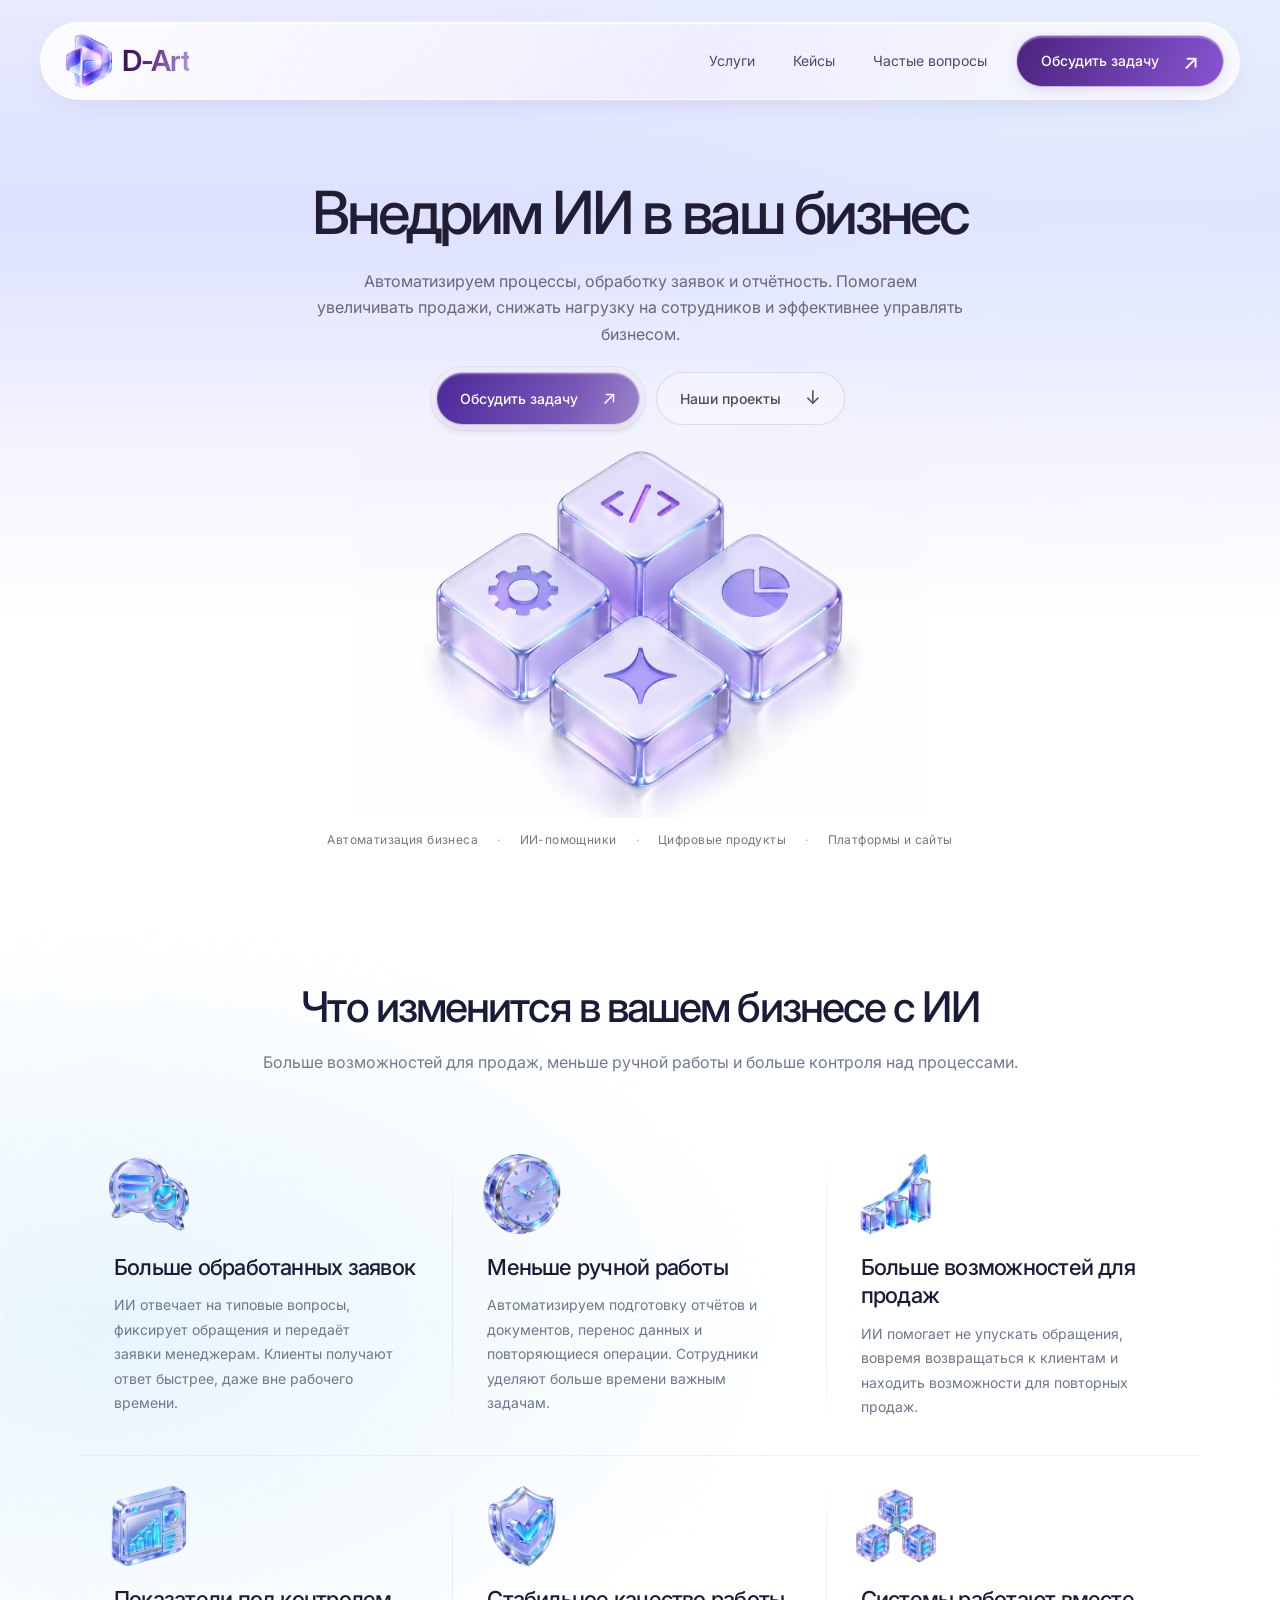
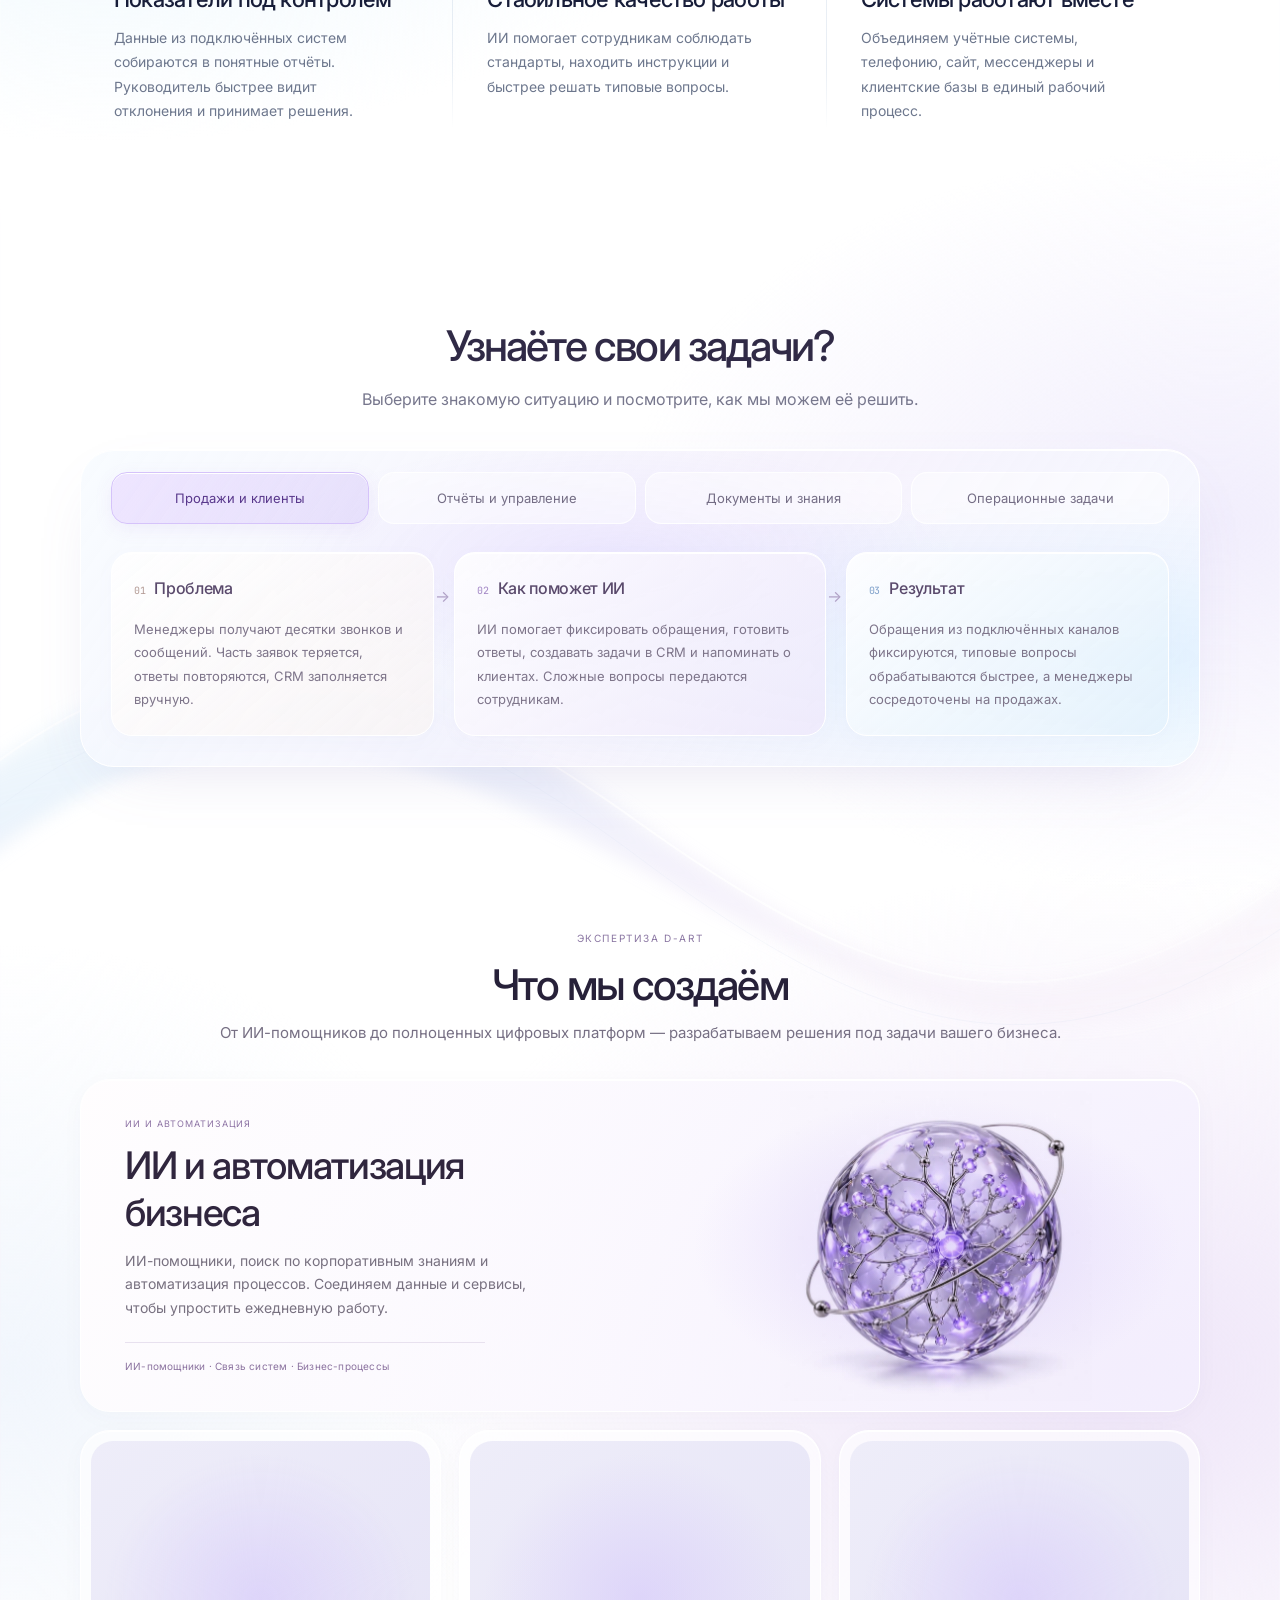
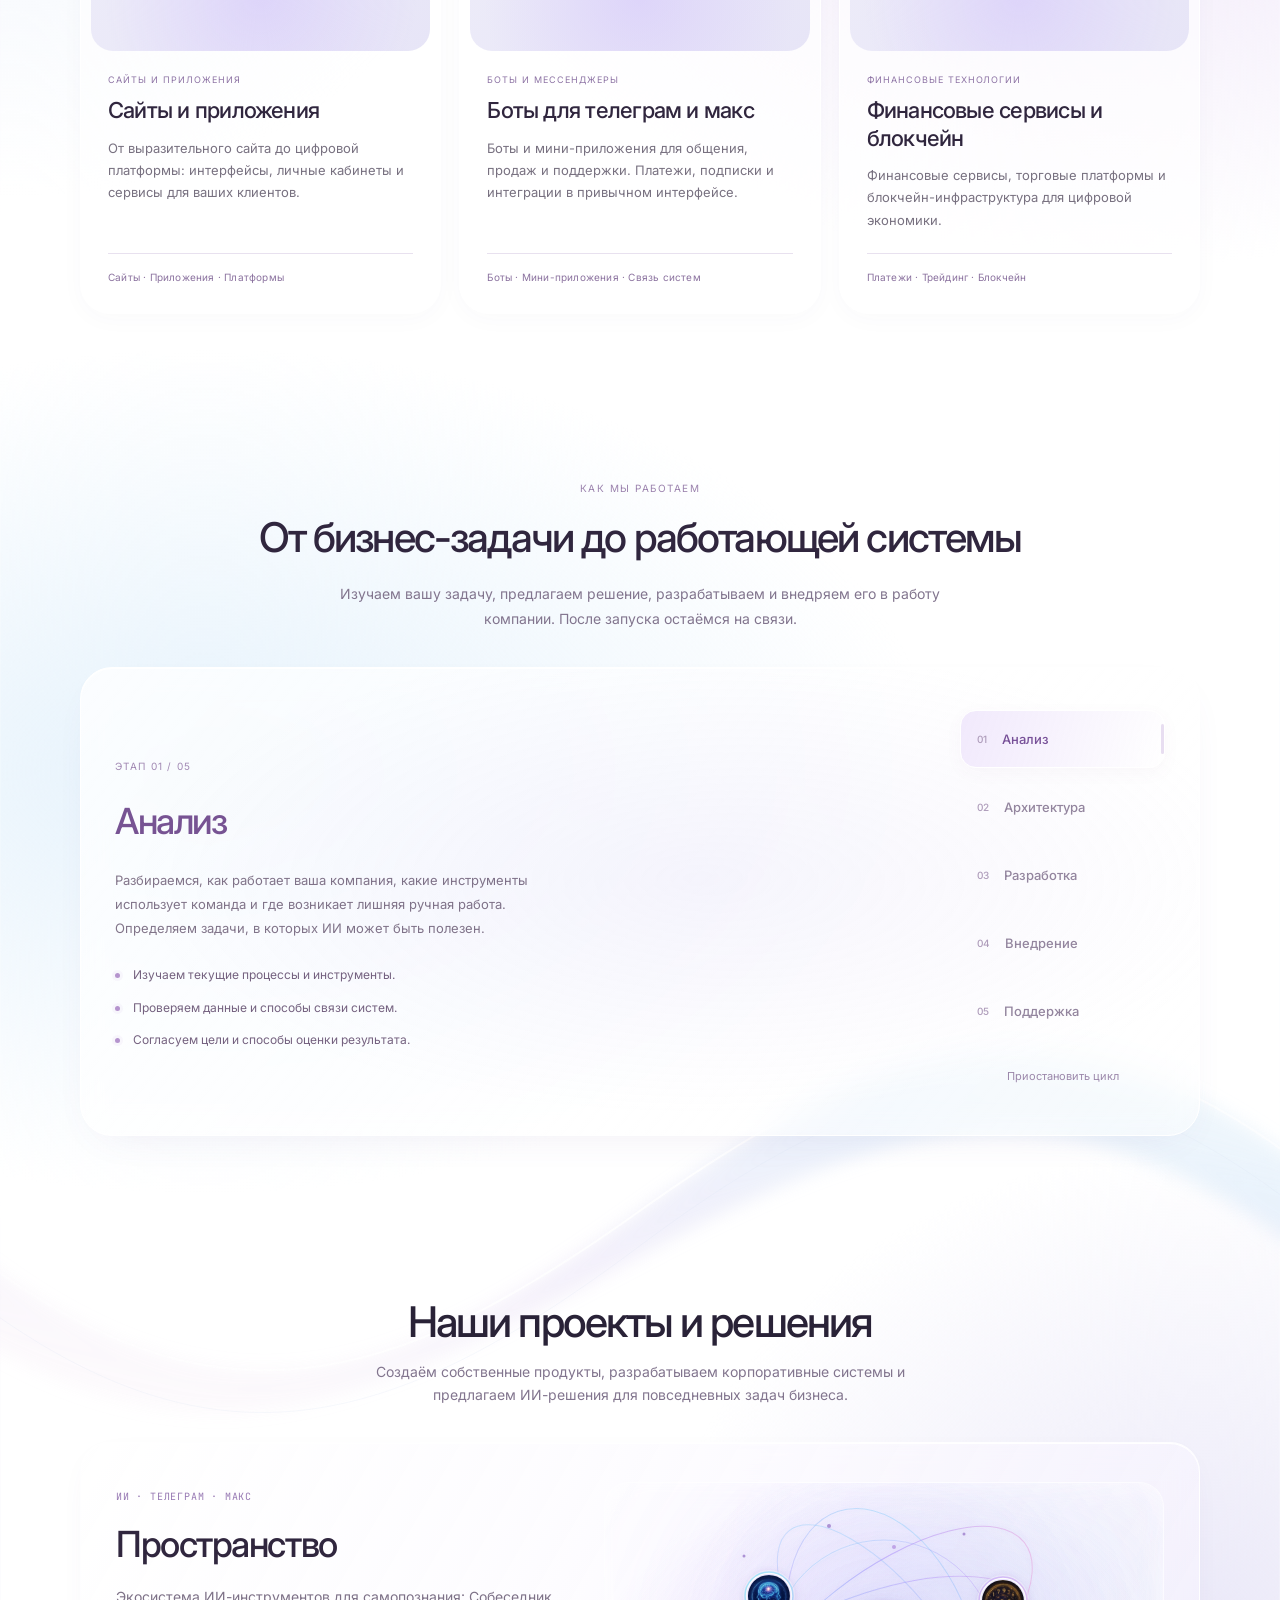
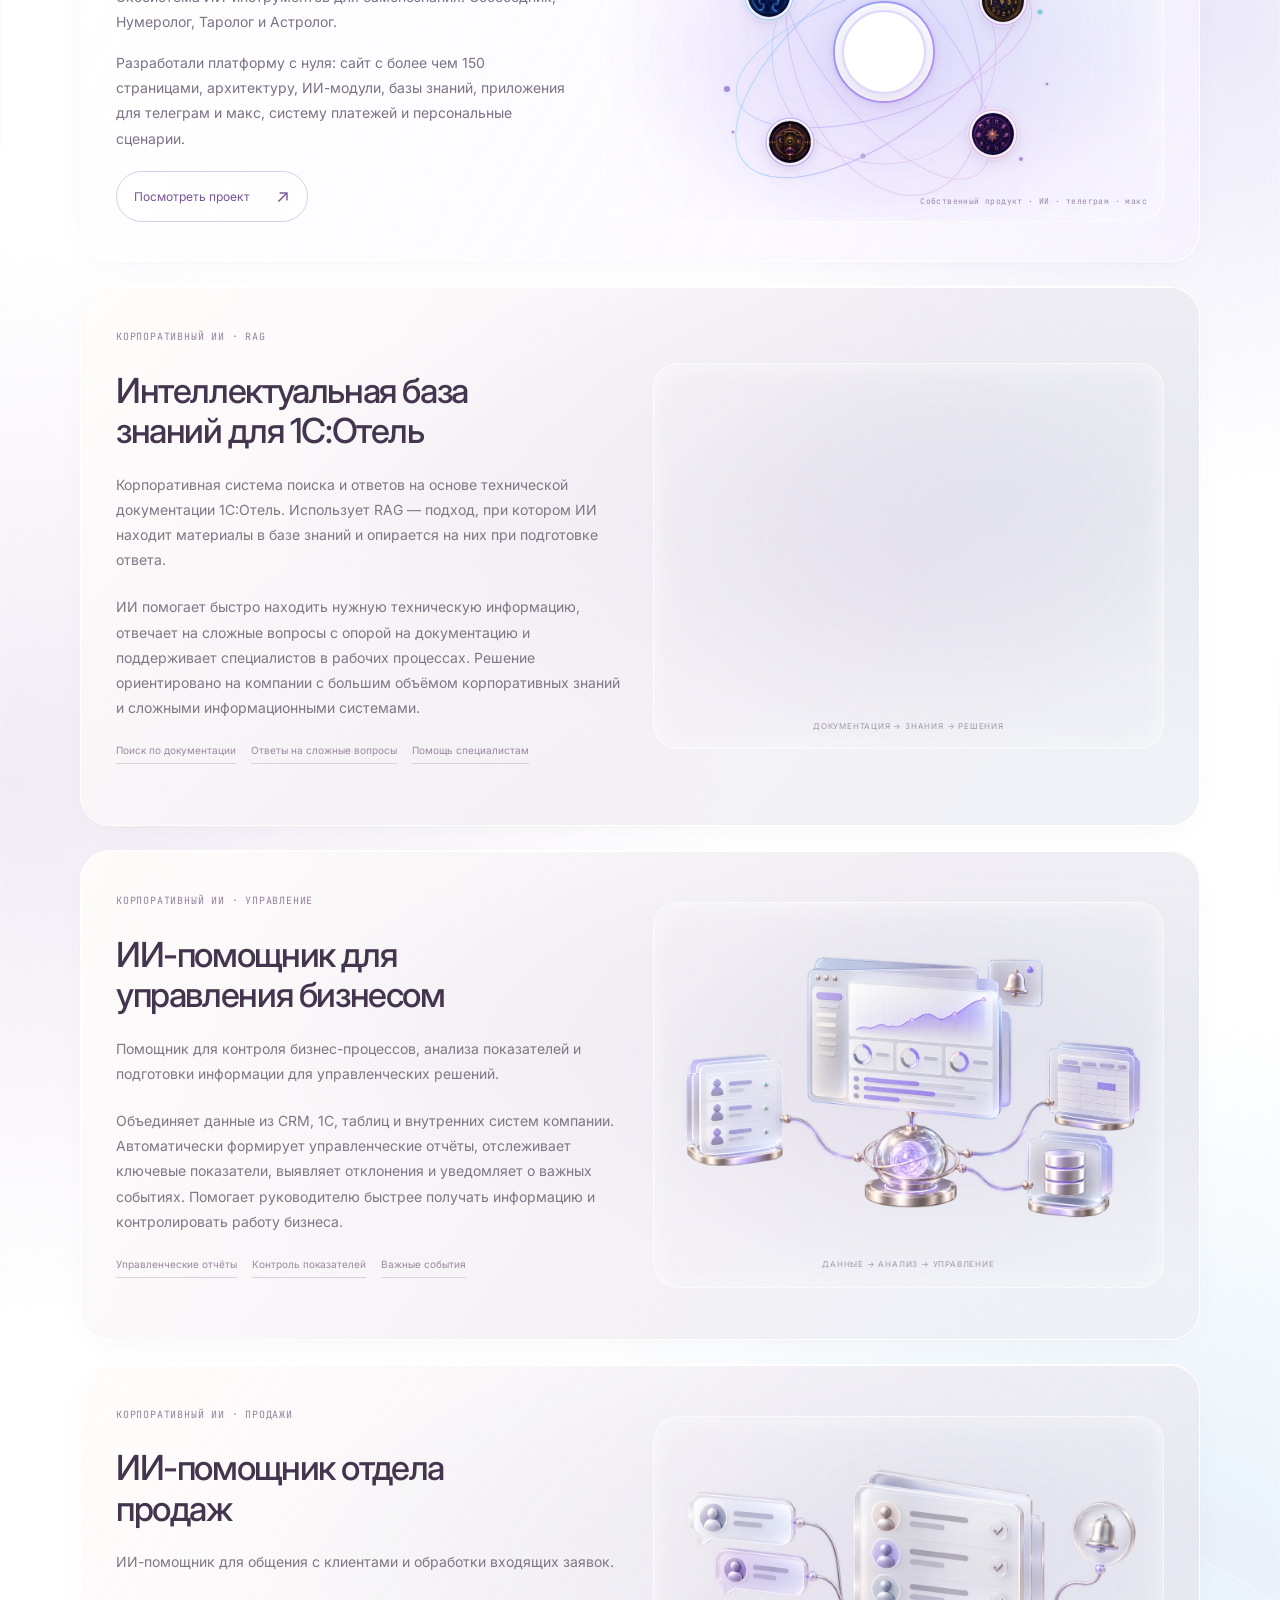
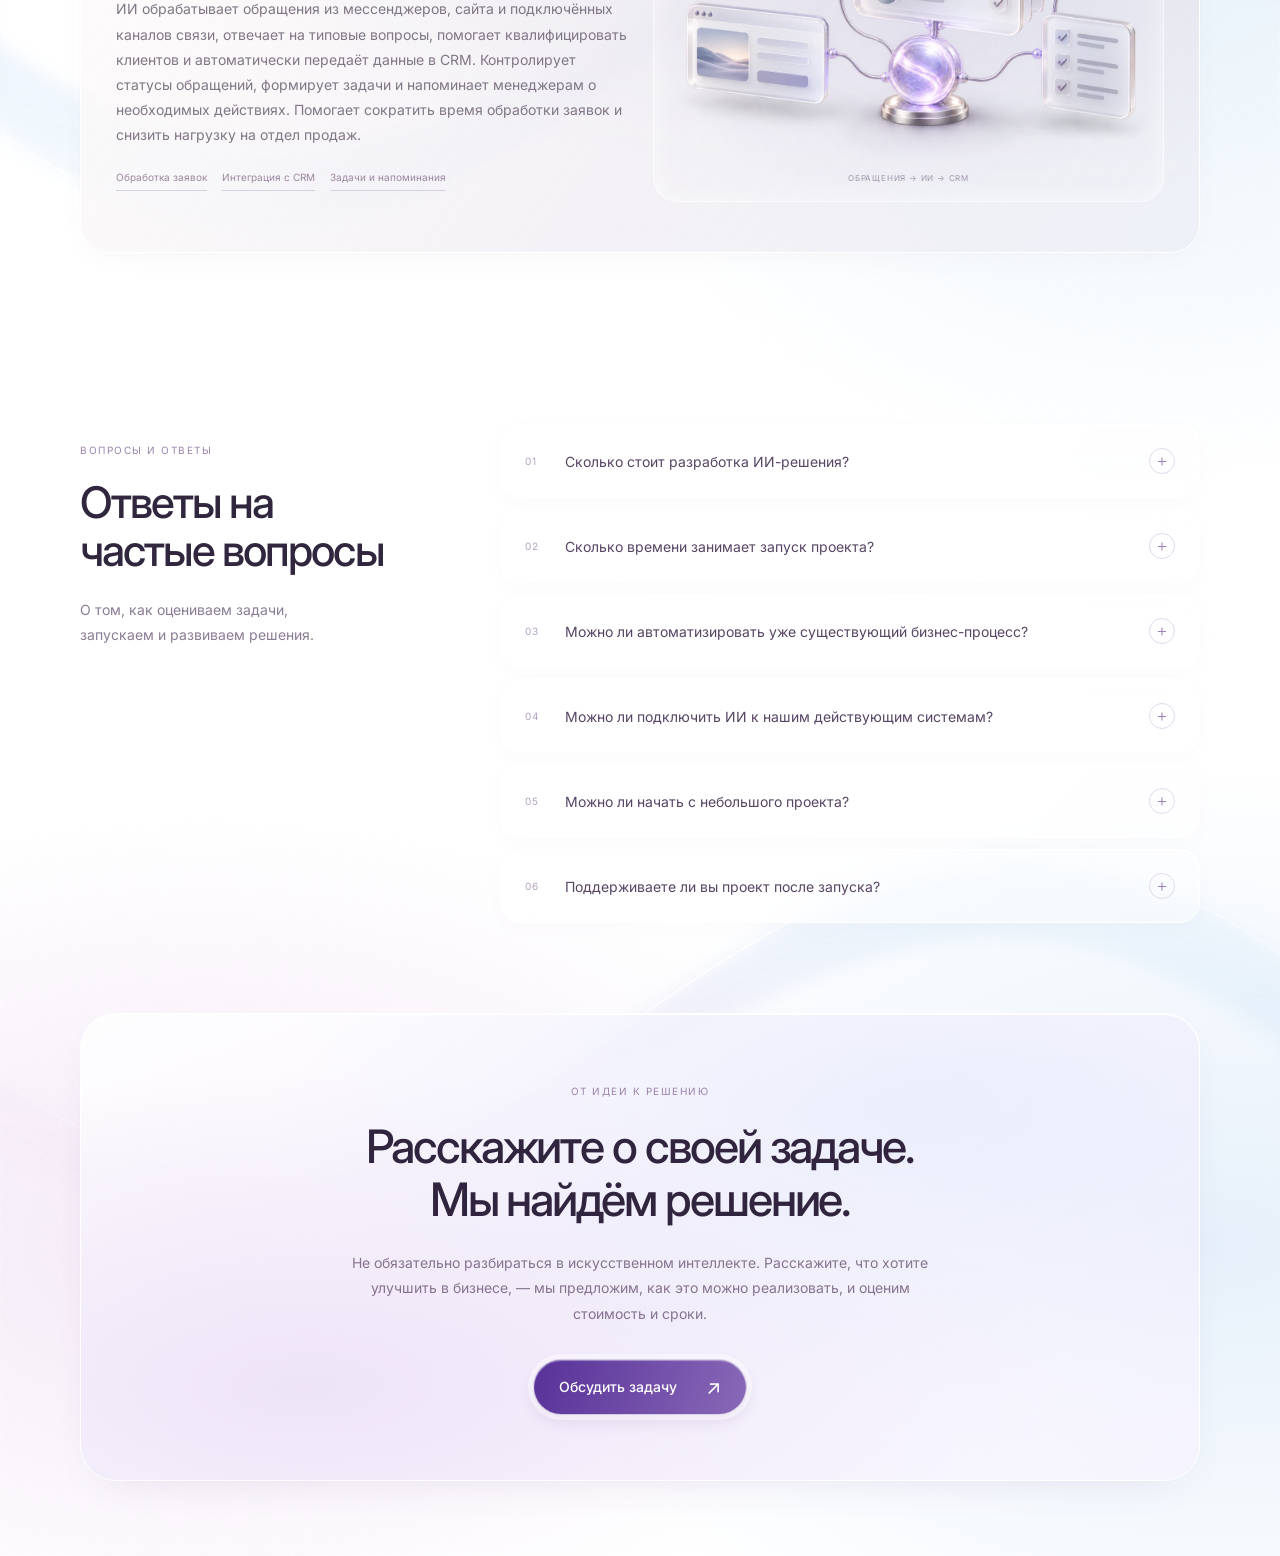
<file: index.html>
﻿<!doctype html>
<html lang="ru">
  <head>
    <meta charset="UTF-8" />
    <meta name="viewport" content="width=device-width, initial-scale=1.0" />
    <title>D-Art — внедрение ИИ и автоматизация бизнеса</title>
    <meta
      name="description"
      content="Внедряем ИИ в бизнес: автоматизируем заявки, продажи, отчётность и рабочие процессы. Разрабатываем ИИ-помощников, сайты и приложения."
    />
    <link rel="preconnect" href="https://fonts.googleapis.com" />
    <link rel="preconnect" href="https://fonts.gstatic.com" crossorigin />
    <link
      href="https://fonts.googleapis.com/css2?family=Inter:wght@400;500;600;700;800&family=JetBrains+Mono:wght@400;500&display=swap"
      rel="stylesheet"
    />
    <link rel="stylesheet" href="styles.css?v=landing-light-6" />
    <link rel="stylesheet" href="hero-premium.css?v=1" />
    <link rel="stylesheet" href="benefits-premium.css?v=1" />
    <link rel="stylesheet" href="scenarios-premium.css?v=2" />
    <link rel="stylesheet" href="directions-premium.css?v=1" />
    <link rel="stylesheet" href="projects-premium.css?v=4" />
    <link rel="stylesheet" href="closing-premium.css?v=1" />
    <link rel="stylesheet" href="header-premium.css?v=4" />
    <link rel="stylesheet" href="contact-modal.css?v=1" />
    <link rel="stylesheet" href="process-premium.css?v=6" />
    <link rel="stylesheet" href="light-space.css?v=1" />
    <link rel="icon" href="Images/dart-favicon-32.png" type="image/png" sizes="32x32" />
    <link rel="icon" href="Images/dart-favicon-192.png" type="image/png" sizes="192x192" />
    <link rel="apple-touch-icon" href="Images/dart-favicon-180.png" />
  </head>
  <body class="page-landing">
    <div class="site-bg-orb orb-1" data-parallax></div>
    <div class="site-bg-orb orb-2" data-parallax></div>

    <header class="topbar glass premium-header" id="topbar">
      <a href="#hero" class="brand" aria-label="D-Art — на главную"><img class="dart-symbol" src="Images/dart-symbol.png" width="52" height="58" alt="" /><span class="dart-wordmark">D-<span>Art</span></span></a>
      <button
        type="button"
        class="nav-toggle"
        id="nav-toggle"
        aria-label="Открыть меню"
        aria-expanded="false"
        aria-controls="site-nav"
      >
        <span class="nav-toggle__bar"></span>
        <span class="nav-toggle__bar"></span>
        <span class="nav-toggle__bar"></span>
      </button>
      <nav class="nav" id="site-nav" aria-label="Основная навигация">
        <a href="#direction">Услуги</a>
        <a href="#work">Кейсы</a>
        <a href="#faq">Частые вопросы</a>
        <button type="button" class="header-contact" data-cw-start>Обсудить задачу <span aria-hidden="true">↗</span></button>
      </nav>
    </header>

    <main>
      <section class="hero section hero-premium" id="hero" aria-labelledby="hero-heading">
        <div class="premium-copy">
          <h1 id="hero-heading" class="premium-title">
            <span>Внедрим ИИ в ваш бизнес</span>
          </h1>
          <p class="premium-subtitle">Автоматизируем процессы, обработку заявок и отчётность. Помогаем увеличивать продажи, снижать нагрузку на сотрудников и эффективнее управлять бизнесом.</p>
          <div class="premium-actions">
            <button type="button" class="premium-button premium-button--primary" data-cw-start>Обсудить задачу <span aria-hidden="true">↗</span></button>
            <a href="#work" class="premium-button premium-button--secondary">Наши проекты <span aria-hidden="true">↓</span></a>
          </div>
        </div>
        <div class="premium-stage" aria-hidden="true">
          <img class="premium-sculpture" src="Images/hero-modules.webp" width="1536" height="1024" alt="" fetchpriority="high" decoding="async" />
        </div>
        <p class="premium-expertise" aria-label="Наши компетенции"><span>Автоматизация бизнеса</span><i aria-hidden="true">·</i><span>ИИ-помощники</span><i aria-hidden="true">·</i><span>Цифровые продукты</span><i aria-hidden="true">·</i><span>Платформы и сайты</span></p>
      </section>

      <section class="section benefits-premium" id="benefits" aria-labelledby="benefits-title">
        <div class="container">
          <header class="benefits-heading">
            <h2 id="benefits-title">Что изменится в вашем бизнесе с ИИ</h2>
            <p>Больше возможностей для продаж, меньше ручной работы и больше контроля над процессами.</p>
          </header>
          <ul class="benefits-grid">
            <li class="benefit">
              <img class="benefit-icon" src="Images/benefit-clients.webp" width="80" height="80" alt="" loading="lazy" decoding="async" />
              <h3>Больше обработанных заявок</h3>
              <p>ИИ отвечает на типовые вопросы, фиксирует обращения и передаёт заявки менеджерам. Клиенты получают ответ быстрее, даже вне рабочего времени.</p>
            </li>
            <li class="benefit">
              <img class="benefit-icon" src="Images/benefit-time.webp" width="80" height="80" alt="" loading="lazy" decoding="async" />
              <h3>Меньше ручной работы</h3>
              <p>Автоматизируем подготовку отчётов и документов, перенос данных и повторяющиеся операции. Сотрудники уделяют больше времени важным задачам.</p>
            </li>
            <li class="benefit">
              <img class="benefit-icon" src="Images/benefit-sales.webp" width="80" height="80" alt="" loading="lazy" decoding="async" />
              <h3>Больше возможностей для продаж</h3>
              <p>ИИ помогает не упускать обращения, вовремя возвращаться к клиентам и находить возможности для повторных продаж.</p>
            </li>
            <li class="benefit">
              <img class="benefit-icon" src="Images/benefit-control.webp" width="80" height="80" alt="" loading="lazy" decoding="async" />
              <h3>Показатели под контролем</h3>
              <p>Данные из подключённых систем собираются в понятные отчёты. Руководитель быстрее видит отклонения и принимает решения.</p>
            </li>
            <li class="benefit">
              <img class="benefit-icon" src="Images/benefit-quality.webp" width="80" height="80" alt="" loading="lazy" decoding="async" />
              <h3>Стабильное качество работы</h3>
              <p>ИИ помогает сотрудникам соблюдать стандарты, находить инструкции и быстрее решать типовые вопросы.</p>
            </li>
            <li class="benefit">
              <img class="benefit-icon" src="Images/benefit-systems.webp" width="80" height="80" alt="" loading="lazy" decoding="async" />
              <h3>Системы работают вместе</h3>
              <p>Объединяем учётные системы, телефонию, сайт, мессенджеры и клиентские базы в единый рабочий процесс.</p>
            </li>
          </ul>
        </div>
      </section>

      <section class="section scenarios-premium" id="scenarios" aria-labelledby="scenarios-title">
        <div class="container">
          <header class="scenarios-heading">
            <h2 id="scenarios-title">Узнаёте свои задачи?</h2>
            <p>Выберите знакомую ситуацию и посмотрите, как мы можем её решить.</p>
          </header>
          <div class="scenarios-panel">
            <div class="scenario-tabs" role="tablist" aria-label="Направление бизнес-задачи">
              <button class="scenario-tab" type="button" role="tab" id="scenario-tab-0" aria-controls="scenario-panel-0" aria-selected="true" tabindex="0">Продажи и клиенты</button>
              <button class="scenario-tab" type="button" role="tab" id="scenario-tab-1" aria-controls="scenario-panel-1" aria-selected="false" tabindex="-1">Отчёты и управление</button>
              <button class="scenario-tab" type="button" role="tab" id="scenario-tab-2" aria-controls="scenario-panel-2" aria-selected="false" tabindex="-1">Документы и знания</button>
              <button class="scenario-tab" type="button" role="tab" id="scenario-tab-3" aria-controls="scenario-panel-3" aria-selected="false" tabindex="-1">Операционные задачи</button>
            </div>
            <div class="scenario-panels">
              <div class="scenario-content" role="tabpanel" id="scenario-panel-0" aria-labelledby="scenario-tab-0" tabindex="0">
                <div class="scenario-story">
                  <div><h3><span aria-hidden="true">01</span>Проблема</h3><p>Менеджеры получают десятки звонков и сообщений. Часть заявок теряется, ответы повторяются, CRM заполняется вручную.</p></div>
                  <div><h3><span aria-hidden="true">02</span>Как поможет ИИ</h3><p>ИИ помогает фиксировать обращения, готовить ответы, создавать задачи в CRM и напоминать о клиентах. Сложные вопросы передаются сотрудникам.</p></div>
                  <div class="scenario-result"><h3><span aria-hidden="true">03</span>Результат</h3><p>Обращения из подключённых каналов фиксируются, типовые вопросы обрабатываются быстрее, а менеджеры сосредоточены на продажах.</p></div>
                </div>
              </div>
              <div class="scenario-content" role="tabpanel" id="scenario-panel-1" aria-labelledby="scenario-tab-1" tabindex="0" hidden>
                <div class="scenario-story">
                  <div><h3><span aria-hidden="true">01</span>Проблема</h3><p>Руководители ждут отчёты, а сотрудники вручную собирают данные из таблиц, CRM, 1С и других систем.</p></div>
                  <div><h3><span aria-hidden="true">02</span>Как поможет ИИ</h3><p>ИИ собирает доступные данные, формирует управленческие сводки, выделяет отклонения и помогает находить причины изменений.</p></div>
                  <div class="scenario-result"><h3><span aria-hidden="true">03</span>Результат</h3><p>Актуальные показатели доступны руководителю без постоянного ручного сбора данных.</p></div>
                </div>
              </div>
              <div class="scenario-content" role="tabpanel" id="scenario-panel-2" aria-labelledby="scenario-tab-2" tabindex="0" hidden>
                <div class="scenario-story">
                  <div><h3><span aria-hidden="true">01</span>Проблема</h3><p>Сотрудники тратят время на поиск инструкций, регламентов, технической документации и ответов специалистов.</p></div>
                  <div><h3><span aria-hidden="true">02</span>Как поможет ИИ</h3><p>Корпоративный ИИ-помощник ищет информацию в документах, отвечает на вопросы и показывает источники ответов.</p></div>
                  <div class="scenario-result"><h3><span aria-hidden="true">03</span>Результат</h3><p>Сотрудники быстрее находят нужные инструкции и ответы, а эксперты тратят меньше времени на повторяющиеся вопросы.</p></div>
                </div>
              </div>
              <div class="scenario-content" role="tabpanel" id="scenario-panel-3" aria-labelledby="scenario-tab-3" tabindex="0" hidden>
                <div class="scenario-story">
                  <div><h3><span aria-hidden="true">01</span>Проблема</h3><p>Сотрудники вручную переносят данные, проверяют статусы, отправляют уведомления и контролируют повторяющиеся действия.</p></div>
                  <div><h3><span aria-hidden="true">02</span>Как поможет ИИ</h3><p>ИИ и интеграции автоматизируют типовые операции, контролируют выполнение задач и передают нестандартные ситуации ответственным сотрудникам.</p></div>
                  <div class="scenario-result"><h3><span aria-hidden="true">03</span>Результат</h3><p>Повторяющиеся действия выполняются автоматически, а нестандартные ситуации остаются под контролем сотрудников.</p></div>
                </div>
              </div>
            </div>
          </div>
        </div>
      </section>

      <section class="section directions-premium" id="direction" aria-labelledby="directions-title">
        <div class="container">
          <header class="directions-heading">
            <p class="directions-kicker">ЭКСПЕРТИЗА D-ART</p>
            <h2 id="directions-title">Что мы создаём</h2>
            <p>От ИИ-помощников до полноценных цифровых платформ — разрабатываем решения под задачи вашего бизнеса.</p>
          </header>
          <div class="directions-grid">
            <article class="direction-card direction-card--ai">
              <div class="direction-art" aria-hidden="true"><img src="Images/direction-ai.webp" alt="" width="768" height="768" loading="lazy" decoding="async" /></div>
              <div class="direction-copy">
                <span class="direction-label">ИИ И АВТОМАТИЗАЦИЯ</span>
                <h3>ИИ и автоматизация бизнеса</h3>
                <p>ИИ-помощники, поиск по корпоративным знаниям и автоматизация процессов. Соединяем данные и сервисы, чтобы упростить ежедневную работу.</p>
                <div class="direction-tags">ИИ-помощники · Связь систем · Бизнес-процессы</div>
              </div>
            </article>
            <article class="direction-card direction-card--web">
              <div class="direction-art" aria-hidden="true"><img src="Images/direction-web.webp" alt="" width="768" height="768" loading="lazy" decoding="async" /></div>
              <div class="direction-copy">
                <span class="direction-label">САЙТЫ И ПРИЛОЖЕНИЯ</span>
                <h3>Сайты и приложения</h3>
                <p>От выразительного сайта до цифровой платформы: интерфейсы, личные кабинеты и сервисы для ваших клиентов.</p>
                <div class="direction-tags">Сайты · Приложения · Платформы</div>
              </div>
            </article>
            <article class="direction-card direction-card--chat">
              <div class="direction-art" aria-hidden="true"><img src="Images/direction-chat.webp" alt="" width="768" height="768" loading="lazy" decoding="async" /></div>
              <div class="direction-copy">
                <span class="direction-label">БОТЫ И МЕССЕНДЖЕРЫ</span>
                <h3>Боты для телеграм и макс</h3>
                <p>Боты и мини-приложения для общения, продаж и поддержки. Платежи, подписки и интеграции в привычном интерфейсе.</p>
                <div class="direction-tags">Боты · Мини-приложения · Связь систем</div>
              </div>
            </article>
            <article class="direction-card direction-card--chain">
              <div class="direction-art" aria-hidden="true"><img src="Images/direction-chain.webp" alt="" width="768" height="768" loading="lazy" decoding="async" /></div>
              <div class="direction-copy">
                <span class="direction-label">ФИНАНСОВЫЕ ТЕХНОЛОГИИ</span>
                <h3>Финансовые сервисы и блокчейн</h3>
                <p>Финансовые сервисы, торговые платформы и блокчейн-инфраструктура для цифровой экономики.</p>
                <div class="direction-tags">Платежи · Трейдинг · Блокчейн</div>
              </div>
            </article>
          </div>
        </div>
      </section>

<section class="section process-premium" id="process" aria-labelledby="process-heading">
        <div class="container">
          <header class="process-heading">
            <p class="process-eyebrow">КАК МЫ РАБОТАЕМ</p>
            <h2 id="process-heading">От бизнес-задачи до работающей системы</h2>
            <p>Изучаем вашу задачу, предлагаем решение, разрабатываем и внедряем его в работу компании. После запуска остаёмся на связи.</p>
          </header>
          <div class="process-panel" data-process-panel>
            <div class="process-slides">
              <div class="process-slide" id="process-stage-0" role="tabpanel" aria-labelledby="process-tab-0">
                <div class="process-copy">
                  <span class="process-step-count">ЭТАП 01 / 05</span>
                  <h3>Анализ</h3>
                  <p>Разбираемся, как работает ваша компания, какие инструменты использует команда и где возникает лишняя ручная работа. Определяем задачи, в которых ИИ может быть полезен.</p>
                  <ul><li>Изучаем текущие процессы и инструменты.</li><li>Проверяем данные и способы связи систем.</li><li>Согласуем цели и способы оценки результата.</li></ul>
                </div>
                <div class="process-art" aria-hidden="true"><img src="Images/process-1.webp" width="512" height="512" alt="" loading="lazy" decoding="async" /></div>
              </div>
              <div class="process-slide" id="process-stage-1" role="tabpanel" aria-labelledby="process-tab-1" hidden>
                <div class="process-copy">
                  <span class="process-step-count">ЭТАП 02 / 05</span>
                  <h3>Архитектура</h3>
                  <p>Продумываем, как будет работать решение, откуда оно получит данные и как подключится к вашим системам. Определяем, где нужен контроль сотрудников.</p>
                  <ul><li>Описываем устройство решения и сценарии работы.</li><li>Планируем связь с учётными системами и базами данных.</li><li>Учитываем защиту данных и будущий рост нагрузки.</li></ul>
                </div>
                <div class="process-art" aria-hidden="true"><img src="Images/process-2.webp" width="512" height="512" alt="" loading="lazy" decoding="async" /></div>
              </div>
              <div class="process-slide" id="process-stage-2" role="tabpanel" aria-labelledby="process-tab-2" hidden>
                <div class="process-copy">
                  <span class="process-step-count">ЭТАП 03 / 05</span>
                  <h3>Разработка</h3>
                  <p>Создаём первую рабочую версию и подключаем необходимые сервисы. Проверяем её на ваших задачах и дорабатываем по результатам проверки.</p>
                  <ul><li>Создаём первую версию с ключевыми функциями.</li><li>Настраиваем ИИ-помощников и автоматизацию.</li><li>Проверяем ответы ИИ и стабильность работы.</li></ul>
                </div>
                <div class="process-art" aria-hidden="true"><img src="Images/process-3.webp" width="512" height="512" alt="" loading="lazy" decoding="async" /></div>
              </div>
              <div class="process-slide" id="process-stage-3" role="tabpanel" aria-labelledby="process-tab-3" hidden>
                <div class="process-copy">
                  <span class="process-step-count">ЭТАП 04 / 05</span>
                  <h3>Внедрение</h3>
                  <p>Подключаем решение к рабочим процессам компании. Проверяем обмен данными с действующими системами и помогаем сотрудникам освоить новый инструмент.</p>
                  <ul><li>Подключаем корпоративные системы.</li><li>Проводим финальное тестирование.</li><li>Запускаем решение и помогаем команде освоить его.</li></ul>
                </div>
                <div class="process-art" aria-hidden="true"><img src="Images/process-4.webp" width="512" height="512" alt="" loading="lazy" decoding="async" /></div>
              </div>
              <div class="process-slide" id="process-stage-4" role="tabpanel" aria-labelledby="process-tab-4" hidden>
                <div class="process-copy">
                  <span class="process-step-count">ЭТАП 05 / 05</span>
                  <h3>Поддержка</h3>
                  <p>По согласованному плану следим за работой решения, исправляем ошибки и улучшаем его по обратной связи команды. Добавляем функции по мере появления новых задач.</p>
                  <ul><li>Отслеживаем работу и устраняем ошибки.</li><li>Улучшаем качество ИИ и автоматизации.</li><li>Добавляем функции по мере развития бизнеса.</li></ul>
                </div>
                <div class="process-art" aria-hidden="true"><img src="Images/process-5.webp" width="512" height="512" alt="" loading="lazy" decoding="async" /></div>
              </div>
            </div>
            <div class="process-navigation">
              <div class="process-tabs" role="tablist" aria-label="Этапы работы" aria-orientation="vertical">
                <button type="button" class="process-tab" id="process-tab-0" role="tab" aria-controls="process-stage-0" aria-selected="true" tabindex="0"><span class="process-tab-number">01</span><span>Анализ</span><span class="process-progress" aria-hidden="true"><i></i></span></button>
                <button type="button" class="process-tab" id="process-tab-1" role="tab" aria-controls="process-stage-1" aria-selected="false" tabindex="-1"><span class="process-tab-number">02</span><span>Архитектура</span><span class="process-progress" aria-hidden="true"><i></i></span></button>
                <button type="button" class="process-tab" id="process-tab-2" role="tab" aria-controls="process-stage-2" aria-selected="false" tabindex="-1"><span class="process-tab-number">03</span><span>Разработка</span><span class="process-progress" aria-hidden="true"><i></i></span></button>
                <button type="button" class="process-tab" id="process-tab-3" role="tab" aria-controls="process-stage-3" aria-selected="false" tabindex="-1"><span class="process-tab-number">04</span><span>Внедрение</span><span class="process-progress" aria-hidden="true"><i></i></span></button>
                <button type="button" class="process-tab" id="process-tab-4" role="tab" aria-controls="process-stage-4" aria-selected="false" tabindex="-1"><span class="process-tab-number">05</span><span>Поддержка</span><span class="process-progress" aria-hidden="true"><i></i></span></button>
              </div>
              <button class="process-pause" type="button" aria-pressed="false">Приостановить цикл</button>
            </div>
          </div>
        </div>
      </section>

      <section class="section section-split page-section" id="work" data-work-cards-reveal data-premium-projects>
        <div class="container">
          <header class="section-header">
            <h2>Наши проекты и решения</h2>
            <p class="section-lead">
              Создаём собственные продукты, разрабатываем корпоративные системы и предлагаем ИИ-решения для повседневных задач бизнеса.
            </p>
          </header>

          <article class="case-card case-card--featured glass hover-lift">
            <div class="case-card__content">
              <span class="case-tag">ИИ · телеграм · макс</span>
              <h3>Пространство</h3>
              <p>Экосистема ИИ-инструментов для самопознания: Собеседник, Нумеролог, Таролог и Астролог.</p>
              <p>Разработали платформу с нуля: сайт с более чем 150 страницами, архитектуру, ИИ-модули, базы знаний, приложения для телеграм и макс, систему платежей и персональные сценарии.</p>
              <div class="case-actions">
                <a href="https://prostranstvo.pw" class="project-cta" target="_blank" rel="noopener noreferrer">Посмотреть проект <span aria-hidden="true">↗</span></a>
              </div>
            </div>
            <div class="space-visual" aria-hidden="true">
              <div class="space-visual__stage">
                <svg class="space-visual__orbits" viewBox="0 0 420 320" fill="none" aria-hidden="true">
                  <defs>
                    <linearGradient id="space-orbit" x1="85" y1="35" x2="335" y2="285" gradientUnits="userSpaceOnUse">
                      <stop stop-color="#67E8F9" />
                      <stop offset=".48" stop-color="#A78BFA" />
                      <stop offset="1" stop-color="#F9A8D4" />
                    </linearGradient>
                    <filter id="space-glow"><feGaussianBlur stdDeviation="6" /></filter>
                  </defs>
                  <g class="space-orbit-motion">
                    <ellipse cx="210" cy="160" rx="178" ry="78" stroke="url(#space-orbit)" stroke-opacity=".55" transform="rotate(-38 210 160)" />
                    <ellipse cx="210" cy="160" rx="148" ry="91" stroke="url(#space-orbit)" stroke-opacity=".4" transform="rotate(72 210 160)" />
                    <circle cx="53" cy="197" r="3" fill="#a98bdb" />
                    <circle cx="366" cy="120" r="2.5" fill="#7dcada" />
                    <circle cx="220" cy="55" r="2" fill="#c0a4e7" />
                    <circle cx="189" cy="264" r="2.5" fill="#bca6e3" />
                  </g>
                  <g class="space-orbit-sparkles" fill="#ac92d5">
                    <circle cx="70" cy="64" r="1.5" /><circle cx="347" cy="267" r="2" />
                    <circle cx="290" cy="42" r="1.5" /><circle cx="59" cy="240" r="1.5" />
                    <circle cx="373" cy="192" r="1.5" /><circle cx="155" cy="34" r="2" />
                  </g>
                  <circle cx="210" cy="160" r="112" stroke="url(#space-orbit)" stroke-opacity=".35" />
                  <ellipse cx="210" cy="160" rx="154" ry="62" stroke="url(#space-orbit)" stroke-opacity=".45" transform="rotate(-18 210 160)" />
                  <ellipse cx="210" cy="160" rx="154" ry="62" stroke="url(#space-orbit)" stroke-opacity=".35" transform="rotate(52 210 160)" />
                  <circle cx="210" cy="160" r="50" fill="#fff" stroke="url(#space-orbit)" stroke-width="2" />
                  <circle cx="95" cy="104" r="24" fill="#fff" stroke="url(#space-orbit)" stroke-width="1.5" />
                  <circle cx="329" cy="109" r="24" fill="#fff" stroke="url(#space-orbit)" stroke-width="1.5" />
                  <circle cx="116" cy="250" r="24" fill="#fff" stroke="url(#space-orbit)" stroke-width="1.5" />
                  <circle cx="319" cy="242" r="24" fill="#fff" stroke="url(#space-orbit)" stroke-width="1.5" />
                  <circle cx="92" cy="103" r="7" fill="#67E8F9" opacity=".5" filter="url(#space-glow)" />
                  <circle cx="320" cy="242" r="8" fill="#F9A8D4" opacity=".5" filter="url(#space-glow)" />
                </svg>
                <img class="space-visual__logo" src="Images/logo.png" alt="" width="84" height="84" decoding="async" />
                <img
                  class="space-visual__icon space-visual__icon--companion"
                  src="Images/Ai-companion.jpg"
                  alt=""
                  width="44"
                  height="44"
                  decoding="async"
                />
                <img
                  class="space-visual__icon space-visual__icon--numerologist"
                  src="Images/Ai-numerologist.jpg"
                  alt=""
                  width="44"
                  height="44"
                  decoding="async"
                />
                <img
                  class="space-visual__icon space-visual__icon--tarot"
                  src="Images/Ai-tarot.jpg"
                  alt=""
                  width="44"
                  height="44"
                  decoding="async"
                />
                <img
                  class="space-visual__icon space-visual__icon--astrologer"
                  src="Images/Ai-astrologer.jpg"
                  alt=""
                  width="44"
                  height="44"
                  decoding="async"
                />
              </div>
              <span>Собственный продукт · ИИ · телеграм · макс</span>
            </div>
          </article>

          <article class="hotel-project" aria-labelledby="hotel-project-title">
            <div class="hotel-project__copy">
              <span class="case-tag">КОРПОРАТИВНЫЙ ИИ · RAG</span>
              <h3 id="hotel-project-title">Интеллектуальная база знаний для 1С:Отель</h3>
              <p>Корпоративная система поиска и ответов на основе технической документации 1С:Отель. Использует RAG — подход, при котором ИИ находит материалы в базе знаний и опирается на них при подготовке ответа.</p>
              <p>ИИ помогает быстро находить нужную техническую информацию, отвечает на сложные вопросы с опорой на документацию и поддерживает специалистов в рабочих процессах. Решение ориентировано на компании с большим объёмом корпоративных знаний и сложными информационными системами.</p>
              <div class="hotel-project__features" aria-label="Возможности системы"><span>Поиск по документации</span><span>Ответы на сложные вопросы</span><span>Помощь специалистам</span></div>
            </div>
            <div class="hotel-project__art" aria-hidden="true">
              <img src="Images/project-hotel-knowledge.webp" alt="" width="1200" height="800" loading="lazy" decoding="async" />
              <span>ДОКУМЕНТАЦИЯ → ЗНАНИЯ → РЕШЕНИЯ</span>
            </div>
          </article>
          <article class="hotel-project executive-project" aria-labelledby="executive-project-title">
            <div class="hotel-project__copy">
              <span class="case-tag">КОРПОРАТИВНЫЙ ИИ · УПРАВЛЕНИЕ</span>
              <h3 id="executive-project-title">ИИ-помощник для управления бизнесом</h3>
              <p>Помощник для контроля бизнес-процессов, анализа показателей и подготовки информации для управленческих решений.</p>
              <p>Объединяет данные из CRM, 1С, таблиц и внутренних систем компании. Автоматически формирует управленческие отчёты, отслеживает ключевые показатели, выявляет отклонения и уведомляет о важных событиях. Помогает руководителю быстрее получать информацию и контролировать работу бизнеса.</p>
              <div class="hotel-project__features" aria-label="Возможности системы"><span>Управленческие отчёты</span><span>Контроль показателей</span><span>Важные события</span></div>
            </div>
            <div class="hotel-project__art" aria-hidden="true">
              <img src="Images/project-executive-assistant.webp" alt="" width="1200" height="800" loading="lazy" decoding="async" />
              <span>ДАННЫЕ → АНАЛИЗ → УПРАВЛЕНИЕ</span>
            </div>
          </article>
          <article class="hotel-project sales-project" aria-labelledby="sales-project-title">
            <div class="hotel-project__copy">
              <span class="case-tag">КОРПОРАТИВНЫЙ ИИ · ПРОДАЖИ</span>
              <h3 id="sales-project-title">ИИ-помощник отдела продаж</h3>
              <p>ИИ-помощник для общения с клиентами и обработки входящих заявок.</p>
              <p>ИИ обрабатывает обращения из мессенджеров, сайта и подключённых каналов связи, отвечает на типовые вопросы, помогает квалифицировать клиентов и автоматически передаёт данные в CRM. Контролирует статусы обращений, формирует задачи и напоминает менеджерам о необходимых действиях. Помогает сократить время обработки заявок и снизить нагрузку на отдел продаж.</p>
              <div class="hotel-project__features" aria-label="Возможности системы"><span>Обработка заявок</span><span>Интеграция с CRM</span><span>Задачи и напоминания</span></div>
            </div>
            <div class="hotel-project__art" aria-hidden="true">
              <img src="Images/project-sales-assistant.webp" alt="" width="1200" height="800" loading="lazy" decoding="async" />
              <span>ОБРАЩЕНИЯ → ИИ → CRM</span>
            </div>
          </article>


        </div>
      </section>

      <section class="section closing-faq" id="faq" aria-labelledby="faq-heading">
        <div class="container closing-faq-layout">
          <header class="closing-faq-heading">
            <p class="closing-eyebrow">ВОПРОСЫ И ОТВЕТЫ</p>
            <h2 id="faq-heading">Ответы на частые вопросы</h2>
            <p>О том, как оцениваем задачи, <br />запускаем и развиваем решения.</p>
          </header>
          <div class="closing-accordion">
            <details class="closing-question" name="dart-faq">
              <summary><span class="closing-question-number" aria-hidden="true">01</span><span>Сколько стоит разработка ИИ-решения?</span><span class="closing-question-toggle" aria-hidden="true"></span></summary>
              <div class="closing-answer"><p>Стоимость зависит от задачи, объёма данных, интеграций и требований к качеству. После обсуждения проекта определяем объём работ и готовим оценку. Расходы на модели и инфраструктуру учитываем отдельно.</p></div>
            </details>
            <details class="closing-question" name="dart-faq">
              <summary><span class="closing-question-number" aria-hidden="true">02</span><span>Сколько времени занимает запуск проекта?</span><span class="closing-question-toggle" aria-hidden="true"></span></summary>
              <div class="closing-answer"><p>Сроки зависят от сложности решения, готовности данных и доступов к системам. После уточнения требований согласуем этапы, состав первой версии и ориентировочный график.</p></div>
            </details>
            <details class="closing-question" name="dart-faq">
              <summary><span class="closing-question-number" aria-hidden="true">03</span><span>Можно ли автоматизировать уже существующий бизнес-процесс?</span><span class="closing-question-toggle" aria-hidden="true"></span></summary>
              <div class="closing-answer"><p>Да. Сначала изучаем текущий процесс, его ограничения и ручные операции. Затем определяем, где автоматизация полезна, а где необходим контроль человека, и предлагаем подходящий сценарий.</p></div>
            </details>
            <details class="closing-question" name="dart-faq">
              <summary><span class="closing-question-number" aria-hidden="true">04</span><span>Можно ли подключить ИИ к нашим действующим системам?</span><span class="closing-question-toggle" aria-hidden="true"></span></summary>
              <div class="closing-answer"><p>Да, если системы позволяют обмениваться данными через программные интерфейсы или другие доступные способы. До начала работ проверяем техническую совместимость, права доступа и требования к безопасности.</p></div>
            </details>
            <details class="closing-question" name="dart-faq">
              <summary><span class="closing-question-number" aria-hidden="true">05</span><span>Можно ли начать с небольшого проекта?</span><span class="closing-question-toggle" aria-hidden="true"></span></summary>
              <div class="closing-answer"><p>Да. Выделяем ключевой сценарий и собираем минимальную рабочую версию, чтобы проверить идею на практике. Заранее согласуем функции, ограничения и критерии результата.</p></div>
            </details>
            <details class="closing-question" name="dart-faq">
              <summary><span class="closing-question-number" aria-hidden="true">06</span><span>Поддерживаете ли вы проект после запуска?</span><span class="closing-question-toggle" aria-hidden="true"></span></summary>
              <div class="closing-answer"><p>Можем сопровождать решение, исправлять ошибки и развивать функциональность. Объём поддержки, сроки реакции и условия согласуем отдельно. При необходимости подготовим проект к передаче вашей команде.</p></div>
            </details>
          </div>
        </div>
      </section>

      <section class="section closing-cta" id="cta" aria-labelledby="closing-title">
        <div class="container">
          <div class="closing-panel">
            <p class="closing-eyebrow">ОТ ИДЕИ К РЕШЕНИЮ</p>
            <h2 id="closing-title">Расскажите о своей задаче. Мы найдём решение.</h2>
            <p class="closing-description">Не обязательно разбираться в искусственном интеллекте. Расскажите, что хотите улучшить в бизнесе, — мы предложим, как это можно реализовать, и оценим стоимость и сроки.</p>
            <button type="button" class="closing-button" data-cw-start>Обсудить задачу <span aria-hidden="true">↗</span></button>
          </div>
        </div>
      </section>
    </main>

<script src="script.js"></script>
    <script src="benefits-premium.js"></script>
    <script src="scenarios-premium.js"></script>
    <script src="process-premium.js?v=2"></script>
    <dialog class="contact-modal" id="contact-modal" aria-labelledby="contact-modal-title" aria-describedby="contact-modal-description">
      <button type="button" class="contact-modal__close" data-contact-close aria-label="Закрыть">×</button>
      <h2 id="contact-modal-title">Обсудим вашу задачу</h2>
      <p id="contact-modal-description">Выберите удобный способ связи.</p>
      <a class="contact-modal__action contact-modal__action--telegram" href="https://t.me/danproj" target="_blank" rel="noopener noreferrer">
        <span class="contact-modal__icon" aria-hidden="true"><svg viewBox="0 0 24 24" fill="none" stroke="currentColor" stroke-width="1.5" stroke-linejoin="round"><path d="m3 10 18-7-4 18-6-6-4 3 1-6Z"/><path d="m8 12 9-6-6 9"/></svg></span>
        <span><strong>Написать в телеграм</strong></span><span class="contact-modal__arrow" aria-hidden="true">↗</span>
      </a>
      <a class="contact-modal__action" href="tel:+79284512046">
        <span class="contact-modal__icon" aria-hidden="true"><svg viewBox="0 0 24 24" fill="none" stroke="currentColor" stroke-width="1.5" stroke-linejoin="round"><path d="m7 3 3 5-3 2c2 4 3 5 7 7l2-3 5 3c0 3-2 5-5 4C9 19 5 15 3 8 2 5 4 3 7 3Z"/></svg></span>
        <span><strong>Позвонить</strong></span><span class="contact-modal__arrow" aria-hidden="true">↗</span>
      </a>
    </dialog>
    <script src="contact-modal.js?v=1"></script>
    <script src="light-space.js?v=1"></script>
</body>
</html>
</file>
<file: styles.css>
:root {
  --bg: #f7f9fc;
  --bg-secondary: #eef2f7;
  --text: #0f172a;
  --muted: #475569;
  --gradient: linear-gradient(135deg, #6ee7f9, #a78bfa, #f472b6);
  --radius-lg: 24px;
  --radius-md: 18px;
  /* Layered shadows — softer ambient + subtle tint */
  --shadow-soft: 0 12px 35px rgba(15, 23, 42, 0.09);
  --shadow-elevated:
    0 2px 4px rgba(15, 23, 42, 0.04),
    0 12px 28px rgba(15, 23, 42, 0.07),
    0 28px 56px -16px rgba(167, 139, 250, 0.14);
  --shadow-glow: 0 18px 45px rgba(167, 139, 250, 0.28);
  --shadow-glow-tight: 0 8px 28px rgba(167, 139, 250, 0.22), 0 2px 8px rgba(110, 231, 249, 0.12);
  --ease-premium: cubic-bezier(0.22, 1, 0.36, 1);
  --dur-fast: 0.38s;
}

* {
  box-sizing: border-box;
}

html {
  scroll-behavior: smooth;
}

body {
  margin: 0;
  font-family: "Inter", sans-serif;
  background:
    radial-gradient(ellipse 120% 80% at 50% -20%, rgba(167, 139, 250, 0.06), transparent 50%),
    radial-gradient(circle at 20% 10%, #ffffff 0%, var(--bg) 45%),
    var(--bg);
  color: var(--text);
  overflow-x: hidden;
  line-height: 1.6;
  -webkit-font-smoothing: antialiased;
  padding-left: env(safe-area-inset-left, 0);
  padding-right: env(safe-area-inset-right, 0);
}

a {
  color: inherit;
  text-decoration: none;
}

:is(a, button, .btn, .nav-toggle, input[type="range"]):focus-visible {
  outline: 2px solid rgba(167, 139, 250, 0.55);
  outline-offset: 3px;
}

.lang-switch__link:focus-visible {
  outline-offset: 2px;
}

.nav-toggle:focus-visible {
  outline-offset: 2px;
}

.container {
  width: min(1120px, calc(100% - clamp(1.25rem, 5vw, 3rem)));
  margin: 0 auto;
}

.section {
  position: relative;
  padding: clamp(5.5rem, 10vw, 7.5rem) 0;
}

/* Subtle separation between major bands (structure unchanged) */
.section + .section {
  border-top: 1px solid rgba(15, 23, 42, 0.04);
}

h1,
h2,
h3,
p {
  margin: 0;
}

h2 {
  font-size: clamp(1.75rem, 2.6vw, 2.5rem);
  font-weight: 700;
  letter-spacing: -0.03em;
  line-height: 1.15;
  text-wrap: balance;
}

.section-header {
  max-width: 42rem;
  margin-bottom: clamp(2rem, 4vw, 2.75rem);
  min-width: 0;
}

.section-header h2 {
  margin-bottom: 0.75rem;
}

.section-lead {
  color: var(--muted);
  font-size: clamp(1rem, 1.35vw, 1.125rem);
  line-height: 1.65;
  max-width: 38rem;
}

.section-subtitle {
  color: var(--muted);
  max-width: 760px;
  margin-bottom: 2rem;
}

.glass {
  background: linear-gradient(
    165deg,
    rgba(255, 255, 255, 0.58) 0%,
    rgba(255, 255, 255, 0.42) 55%,
    rgba(248, 250, 252, 0.38) 100%
  );
  border: 1px solid rgba(255, 255, 255, 0.82);
  backdrop-filter: blur(16px);
  -webkit-backdrop-filter: blur(16px);
  box-shadow: var(--shadow-soft), inset 0 1px 0 rgba(255, 255, 255, 0.65);
  transition:
    transform var(--dur-fast) var(--ease-premium),
    box-shadow var(--dur-fast) var(--ease-premium),
    border-color 0.3s ease;
}

.hover-lift {
  transition:
    transform var(--dur-fast) var(--ease-premium),
    box-shadow var(--dur-fast) var(--ease-premium),
    border-color 0.3s ease;
  will-change: transform;
}

@media (hover: hover) and (pointer: fine) {
  .hover-lift:hover {
    transform: translateY(-7px) scale(1.012);
    box-shadow: var(--shadow-elevated);
    border-color: rgba(255, 255, 255, 0.95);
  }

  /* Cards that ship without .hover-lift — same premium lift */
  .usecase-card.glass:hover,
  .web3-pillar.glass:hover,
  .web3-chart-card.glass:hover {
    transform: translateY(-6px) scale(1.01);
    box-shadow: var(--shadow-elevated);
    border-color: rgba(255, 255, 255, 0.92);
  }
}

.site-bg-orb {
  position: fixed;
  width: 380px;
  height: 380px;
  border-radius: 50%;
  filter: blur(55px);
  opacity: 0.35;
  z-index: -1;
  pointer-events: none;
  /* Opacity-only drift — scroll parallax still sets transform inline */
  animation: orb-breathe 18s ease-in-out infinite alternate;
}

@keyframes orb-breathe {
  from {
    opacity: 0.28;
  }
  to {
    opacity: 0.42;
  }
}

.orb-1 {
  top: -100px;
  left: -100px;
  background: #6ee7f9;
  animation-delay: 0s;
}

.orb-2 {
  right: -80px;
  bottom: 20%;
  background: #f472b6;
  animation-delay: -7s;
}

.topbar {
  position: fixed;
  top: max(1rem, env(safe-area-inset-top, 0px));
  left: 50%;
  transform: translateX(-50%);
  width: min(1120px, calc(100% - clamp(1rem, 4vw, 2rem)));
  border-radius: 20px;
  padding: 0.75rem 1rem;
  z-index: 20;
  display: flex;
  justify-content: space-between;
  align-items: center;
}

body.nav-open::before {
  content: "";
  position: fixed;
  inset: 0;
  background: rgba(15, 23, 42, 0.38);
  z-index: 15;
  pointer-events: none;
}

body.nav-open {
  overflow: hidden;
}

.brand {
  display: inline-flex;
  align-items: baseline;
  gap: 0;
  font-size: 1.08rem;
  font-weight: 800;
  letter-spacing: -0.04em;
  line-height: 1;
  color: var(--text);
}

.brand__mark {
  color: var(--text);
}

.brand__art {
  background: var(--gradient);
  background-size: 200% auto;
  -webkit-background-clip: text;
  background-clip: text;
  color: transparent;
  animation: shift-gradient 5s linear infinite;
}

@media (prefers-reduced-motion: reduce) {
  .brand__art {
    animation: none;
    background-position: 50% 50%;
  }
}

.nav {
  display: flex;
  align-items: center;
  flex-wrap: wrap;
  gap: 1rem;
}

.nav > a {
  color: #334155;
  font-size: 0.93rem;
  padding: 0.45rem 0.65rem;
  border-radius: 12px;
  transition: background-color 0.3s ease, color 0.3s ease;
}

.nav > a:hover {
  background: rgba(255, 255, 255, 0.85);
  color: var(--text);
}

.nav > a[aria-current="page"] {
  background: transparent;
  font-weight: 700;
  letter-spacing: -0.02em;
  background-image: var(--gradient);
  background-size: 160% auto;
  background-position: 40% 50%;
  -webkit-background-clip: text;
  background-clip: text;
  color: transparent;
}

.nav > a[aria-current="page"]:hover {
  background-color: transparent;
  background-image: var(--gradient);
  -webkit-background-clip: text;
  background-clip: text;
  color: transparent;
}

.lang-switch {
  display: inline-flex;
  align-items: center;
  gap: 0.15rem;
  margin-left: auto;
  padding: 0.28rem 0.4rem;
  border-radius: 12px;
  background: transparent;
  border: 1px solid rgba(148, 163, 184, 0.4);
}

.lang-switch__link {
  font-size: 0.8rem;
  font-weight: 600;
  letter-spacing: 0.04em;
  padding: 0.35rem 0.55rem;
  border-radius: 8px;
  color: #64748b;
  text-decoration: none;
  transition: background 0.2s ease, color 0.2s ease;
}

.lang-switch__link:hover {
  background: rgba(255, 255, 255, 0.35);
  color: var(--text);
}

.lang-switch__link--active {
  background: transparent;
  font-weight: 700;
  letter-spacing: 0.06em;
  background-image: var(--gradient);
  background-size: 160% auto;
  background-position: 40% 50%;
  -webkit-background-clip: text;
  background-clip: text;
  color: transparent;
}

.lang-switch__link--active:hover {
  background-color: transparent;
  background-image: var(--gradient);
  -webkit-background-clip: text;
  background-clip: text;
  color: transparent;
}

.lang-switch__sep {
  color: #cbd5e1;
  font-size: 0.75rem;
  user-select: none;
  pointer-events: none;
}

@media (prefers-reduced-motion: reduce) {
  .nav > a[aria-current="page"],
  .nav > a[aria-current="page"]:hover,
  .lang-switch__link--active,
  .lang-switch__link--active:hover {
    background-position: 50% 50%;
  }
}

.hero {
  position: relative;
  min-height: 100vh;
  display: grid;
  place-items: center;
  text-align: center;
  padding-top: 6rem;
  isolation: isolate;
  overflow: hidden;
  background: var(--bg);
}

/* Живой фон без внешнего видео (старая ссылка Coverr — 404) */
.hero::before {
  content: "";
  position: absolute;
  inset: -12%;
  z-index: 0;
  pointer-events: none;
  background:
    radial-gradient(ellipse 90% 75% at 12% 18%, rgba(110, 231, 249, 0.38), transparent 58%),
    radial-gradient(ellipse 80% 70% at 88% 82%, rgba(167, 139, 250, 0.3), transparent 55%),
    radial-gradient(circle at 48% 52%, rgba(244, 114, 182, 0.1), transparent 52%),
    linear-gradient(158deg, #e4ebf4 0%, #f7f9fc 42%, #eef2f7 100%);
  animation: hero-mesh-drift 32s ease-in-out infinite alternate;
}

@keyframes hero-mesh-drift {
  from {
    transform: translate(-1.5%, -1%) scale(1);
  }
  to {
    transform: translate(1.5%, 1%) scale(1.04);
  }
}

@media (prefers-reduced-motion: reduce) {
  .hero::before {
    animation: none;
  }
}

/* Оверлей на mesh; canvas со звёздами выше — иначе светлая пелена перекрывает частицы */
.hero-overlay {
  position: absolute;
  inset: 0;
  z-index: 1;
  background: linear-gradient(
      130deg,
      rgba(247, 249, 252, 0.88) 25%,
      rgba(247, 249, 252, 0.72) 75%
    ),
    radial-gradient(circle at 50% 40%, rgba(167, 139, 250, 0.12), transparent 55%),
    radial-gradient(circle at center, rgba(110, 231, 249, 0.18), transparent 65%);
}

.hero-particles {
  position: absolute;
  inset: 0;
  width: 100%;
  height: 100%;
  pointer-events: none;
  z-index: 2;
  opacity: 1;
}

.hero-content {
  position: relative;
  z-index: 3;
  max-width: 40rem;
  padding: 2rem;
}

.kicker {
  letter-spacing: 0.14em;
  font-size: 0.75rem;
  text-transform: uppercase;
  color: #64748b;
  margin-bottom: 1.25rem;
  font-weight: 600;
}

.hero-title {
  font-size: clamp(3rem, 9vw, 6.5rem);
  line-height: 0.98;
  letter-spacing: -0.05em;
  font-weight: 800;
  text-wrap: balance;
}

.hero-title-line {
  display: inline-block;
}

.animated-gradient-text {
  background: var(--gradient);
  -webkit-background-clip: text;
  background-clip: text;
  color: transparent;
  background-size: 200% auto;
  animation: shift-gradient 4s linear infinite;
}

.subtitle {
  margin-top: 1.5rem;
  font-size: clamp(1.125rem, 2.1vw, 1.5rem);
  font-weight: 600;
  line-height: 1.45;
  letter-spacing: -0.02em;
}

.description {
  margin: 1rem auto 2.25rem;
  color: var(--muted);
  font-size: clamp(1rem, 1.5vw, 1.125rem);
  line-height: 1.65;
  max-width: 32rem;
}

.btn {
  display: inline-flex;
  align-items: center;
  justify-content: center;
  border-radius: var(--radius-md);
  padding: 0.95rem 1.4rem;
  font-weight: 600;
  transition:
    transform var(--dur-fast) var(--ease-premium),
    box-shadow var(--dur-fast) var(--ease-premium),
    filter 0.25s ease,
    background 0.25s ease;
}

.btn-glass {
  border: 1px solid rgba(255, 255, 255, 0.88);
  background: linear-gradient(155deg, rgba(255, 255, 255, 0.82), rgba(255, 255, 255, 0.38));
  box-shadow:
    0 10px 28px rgba(15, 23, 42, 0.1),
    0 2px 6px rgba(167, 139, 250, 0.08),
    inset 0 1px 0 rgba(255, 255, 255, 0.75);
}

@media (hover: hover) and (pointer: fine) {
  .btn-glass:hover {
    transform: translateY(-3px);
    filter: brightness(1.03);
    box-shadow: var(--shadow-glow-tight);
  }
}

.btn-glass:active {
  transform: scale(0.97) translateY(0);
  box-shadow: 0 6px 18px rgba(15, 23, 42, 0.12);
}

.section-diagonal::before,
.section-diagonal-reverse::before {
  content: "";
  position: absolute;
  left: 0;
  width: 100%;
  height: 100px;
  /* Angled band hidden — keeps layout hooks without visible divider noise */
  background: transparent;
  opacity: 0;
  pointer-events: none;
}

.section-diagonal::before {
  top: 0;
  transform: skewY(-3deg) translateY(-50%);
}

.section-diagonal-reverse::before {
  top: 0;
  transform: skewY(2deg) translateY(-50%);
}

.services-grid {
  display: grid;
  grid-template-columns: repeat(3, minmax(0, 1fr));
  grid-auto-rows: minmax(0, 1fr);
  gap: clamp(1rem, 2vw, 1.35rem);
  align-items: stretch;
}

.services-grid > * {
  min-width: 0;
}

.service-card {
  display: flex;
  flex-direction: column;
  border-radius: var(--radius-lg);
  padding: clamp(1.35rem, 3vw, 1.6rem);
  min-height: 0;
  width: 100%;
  height: 100%;
}

.service-card h3 {
  margin-bottom: 0.75rem;
  font-size: 1.2rem;
  font-weight: 700;
  letter-spacing: -0.02em;
}

.service-card p {
  color: var(--muted);
  line-height: 1.65;
  font-size: 0.98rem;
  overflow-wrap: break-word;
  hyphens: auto;
  flex-grow: 1;
}

.section-split {
  background: linear-gradient(
    180deg,
    rgba(238, 242, 247, 0.35) 0%,
    var(--bg-secondary) 48%,
    rgba(238, 242, 247, 0.85) 100%
  );
}

.approach-grid {
  display: grid;
  grid-template-columns: repeat(2, minmax(0, 1fr));
  grid-auto-rows: minmax(0, 1fr);
  gap: 1.25rem;
  align-items: stretch;
}

.approach-item {
  border-radius: var(--radius-lg);
  padding: clamp(1.35rem, 3vw, 1.6rem);
  min-height: 0;
  position: relative;
  display: flex;
  flex-direction: column;
  width: 100%;
  height: 100%;
  min-width: 0;
}

.icon-glow {
  width: 40px;
  height: 40px;
  border-radius: 12px;
  display: block;
  margin-bottom: 1rem;
  flex-shrink: 0;
  background: var(--gradient);
  filter: blur(0.2px);
  box-shadow: 0 10px 25px rgba(110, 231, 249, 0.5);
  transition:
    transform var(--dur-fast) var(--ease-premium),
    box-shadow 0.35s ease;
}

@media (hover: hover) and (pointer: fine) {
  .approach-item:hover .icon-glow {
    transform: scale(1.06) rotate(-2deg);
    box-shadow: 0 12px 28px rgba(167, 139, 250, 0.45);
  }
}

.approach-item h3 {
  font-size: 1.15rem;
  font-weight: 700;
  letter-spacing: -0.02em;
}

.approach-item p {
  color: var(--muted);
  margin-top: 0.5rem;
  line-height: 1.65;
  font-size: 0.98rem;
  flex-grow: 1;
}

.muted {
  color: #64748b;
}

.value {
  font-weight: 700;
}

.speed-comparison {
  border-radius: var(--radius-lg);
  padding: 0.25rem 1.75rem 0.5rem;
  max-width: 40rem;
}

.speed-row {
  display: grid;
  grid-template-columns: minmax(7rem, 10.5rem) minmax(0, 1fr);
  gap: 1rem 1.75rem;
  align-items: center;
  padding: 1.35rem 0;
  border-bottom: 1px solid rgba(15, 23, 42, 0.06);
}

.speed-row:last-child {
  border-bottom: none;
}

.speed-label {
  font-size: 0.8125rem;
  font-weight: 600;
  letter-spacing: 0.06em;
  text-transform: uppercase;
  color: #64748b;
}

.speed-compare {
  display: flex;
  flex-wrap: wrap;
  align-items: baseline;
  gap: 0.5rem 0.65rem;
  font-size: clamp(1rem, 2vw, 1.125rem);
  line-height: 1.4;
}

.speed-before {
  color: #64748b;
  font-weight: 500;
}

.speed-arrow {
  color: #94a3b8;
  font-weight: 700;
  font-size: 1.35rem;
  line-height: 1;
  transform: translateY(1px);
}

.speed-after {
  font-weight: 700;
  color: var(--text);
  letter-spacing: -0.02em;
}

.speed-after--glow {
  background: var(--gradient);
  -webkit-background-clip: text;
  background-clip: text;
  color: transparent;
  background-size: 200% auto;
  animation: shift-gradient 5s linear infinite;
}

.ai-speed-arrow {
  background: linear-gradient(90deg, #94a3b8, #a78bfa);
  -webkit-background-clip: text;
  background-clip: text;
  color: transparent;
}

.ai-speed-panel {
  border-radius: var(--radius-lg);
  padding: clamp(1.5rem, 3vw, 2.25rem);
  max-width: 44rem;
  margin: 0 auto;
  position: relative;
  overflow: hidden;
}

.ai-speed-panel::before {
  content: "";
  position: absolute;
  inset: -40%;
  background: radial-gradient(circle at 50% 0%, rgba(167, 139, 250, 0.15), transparent 45%),
    radial-gradient(circle at 80% 100%, rgba(110, 231, 249, 0.12), transparent 40%);
  pointer-events: none;
  z-index: 0;
}

.ai-speed-slider-head,
.ai-speed-hint,
.speed-comparison--slider {
  position: relative;
  z-index: 1;
}

.ai-speed-slider-head {
  display: flex;
  align-items: center;
  gap: 1rem;
  flex-wrap: wrap;
  margin-bottom: 1rem;
}

.ai-speed-tag {
  font-size: 0.75rem;
  font-weight: 700;
  letter-spacing: 0.12em;
  text-transform: uppercase;
}

.ai-speed-tag--muted {
  color: #94a3b8;
}

.ai-speed-tag--accent {
  background: var(--gradient);
  -webkit-background-clip: text;
  background-clip: text;
  color: transparent;
}

.ai-speed-track-wrap {
  flex: 1;
  min-width: min(100%, 220px);
  position: relative;
  height: 2.75rem;
  display: flex;
  align-items: center;
}

.ai-speed-track-glow {
  position: absolute;
  left: 8px;
  right: 8px;
  height: 12px;
  border-radius: 999px;
  background: linear-gradient(90deg, rgba(148, 163, 184, 0.35), rgba(167, 139, 250, 0.55), rgba(110, 231, 249, 0.5));
  filter: blur(10px);
  opacity: 0.85;
  pointer-events: none;
}

.ai-speed-range {
  position: relative;
  z-index: 2;
  width: 100%;
  height: 10px;
  -webkit-appearance: none;
  appearance: none;
  background: linear-gradient(
    90deg,
    rgba(148, 163, 184, 0.35) 0%,
    rgba(167, 139, 250, 0.45) 50%,
    rgba(110, 231, 249, 0.55) 100%
  );
  border-radius: 999px;
  outline: none;
  box-shadow: inset 0 1px 3px rgba(15, 23, 42, 0.08);
}

.ai-speed-range::-webkit-slider-thumb {
  -webkit-appearance: none;
  appearance: none;
  width: 26px;
  height: 26px;
  border-radius: 50%;
  background: linear-gradient(145deg, #fff, #eef2f7);
  border: 2px solid rgba(167, 139, 250, 0.85);
  box-shadow: 0 4px 16px rgba(167, 139, 250, 0.45), 0 0 0 4px rgba(255, 255, 255, 0.9);
  cursor: grab;
  transition: transform 0.15s ease, box-shadow 0.15s ease;
}

.ai-speed-range:active::-webkit-slider-thumb {
  cursor: grabbing;
  transform: scale(1.06);
  box-shadow: 0 6px 22px rgba(110, 231, 249, 0.55), 0 0 0 4px rgba(255, 255, 255, 0.95);
}

.ai-speed-range::-moz-range-thumb {
  width: 26px;
  height: 26px;
  border-radius: 50%;
  background: linear-gradient(145deg, #fff, #eef2f7);
  border: 2px solid rgba(167, 139, 250, 0.85);
  box-shadow: 0 4px 16px rgba(167, 139, 250, 0.45);
  cursor: grab;
}

.ai-speed-hint {
  text-align: center;
  margin-bottom: 1.5rem;
  display: flex;
  flex-direction: column;
  gap: 0.35rem;
}

.ai-speed-hint #ai-speed-mode-label {
  font-weight: 700;
  font-size: 1.05rem;
  letter-spacing: -0.02em;
  background: var(--gradient);
  -webkit-background-clip: text;
  background-clip: text;
  color: transparent;
}

.ai-speed-hint__sub {
  font-size: 0.9rem;
  color: var(--muted);
  font-weight: 500;
}

.speed-comparison--slider {
  padding: 0.15rem 0 0;
  border-radius: var(--radius-md);
  background: rgba(255, 255, 255, 0.35);
  border: 1px solid rgba(255, 255, 255, 0.65);
}

/* Terminal */
.terminal-window {
  max-width: 52rem;
  margin: 0 auto;
  border-radius: var(--radius-lg);
  overflow: hidden;
  padding: 0;
}

.terminal-window__chrome {
  display: flex;
  align-items: center;
  gap: 0.75rem;
  padding: 0.65rem 1rem;
  background: linear-gradient(180deg, rgba(15, 23, 42, 0.06), rgba(15, 23, 42, 0.02));
  border-bottom: 1px solid rgba(15, 23, 42, 0.06);
}

.terminal-window__dots {
  display: flex;
  gap: 6px;
}

.terminal-window__dots i {
  width: 11px;
  height: 11px;
  border-radius: 50%;
  display: block;
}

.terminal-window__dots i:nth-child(1) {
  background: #fb7185;
}

.terminal-window__dots i:nth-child(2) {
  background: #fbbf24;
}

.terminal-window__dots i:nth-child(3) {
  background: #34d399;
}

.terminal-window__title {
  flex: 1;
  font-family: "JetBrains Mono", ui-monospace, monospace;
  font-size: 0.75rem;
  color: #64748b;
  letter-spacing: 0.02em;
}

.terminal-window__badge {
  font-size: 0.65rem;
  font-weight: 700;
  letter-spacing: 0.1em;
  color: #059669;
  background: rgba(16, 185, 129, 0.12);
  padding: 0.25rem 0.5rem;
  border-radius: 6px;
  animation: terminal-pulse 2.2s ease-in-out infinite;
}

@keyframes terminal-pulse {
  0%,
  100% {
    opacity: 1;
  }
  50% {
    opacity: 0.65;
  }
}

.terminal-window__body {
  position: relative;
  padding: 1.25rem 1.35rem 1.5rem;
  background: linear-gradient(165deg, rgba(15, 23, 42, 0.97) 0%, rgba(30, 41, 59, 0.96) 100%);
  min-height: 14rem;
}

.terminal-window__pre {
  margin: 0;
  font-family: "JetBrains Mono", ui-monospace, monospace;
  font-size: clamp(0.72rem, 1.35vw, 0.84rem);
  line-height: 1.65;
  color: #e2e8f0;
  white-space: pre-wrap;
  word-break: break-word;
}

.terminal-window__pre code {
  color: inherit;
}

.terminal-caret {
  display: inline-block;
  width: 8px;
  height: 1.1em;
  margin-left: 2px;
  vertical-align: -0.15em;
  background: #6ee7f9;
  border-radius: 1px;
  animation: terminal-blink 1s step-end infinite;
}

@keyframes terminal-blink {
  50% {
    opacity: 0;
  }
}

.terminal-line--cmd {
  color: #a5b4fc;
}

.terminal-line--ok {
  color: #6ee7b4;
}

.terminal-line--dim {
  color: #94a3b8;
}

/* Dev compare */
.dev-compare {
  border-radius: var(--radius-lg);
  padding: clamp(1.5rem, 3vw, 2rem);
  max-width: 56rem;
  margin: 0 auto;
}

.dev-compare__switch {
  position: relative;
  display: grid;
  grid-template-columns: 1fr 1fr;
  gap: 0.35rem;
  padding: 0.35rem;
  margin-bottom: 1.75rem;
  border-radius: 999px;
  background: rgba(255, 255, 255, 0.45);
  border: 1px solid rgba(255, 255, 255, 0.8);
}

.dev-compare__btn {
  position: relative;
  z-index: 2;
  border: none;
  padding: 0.75rem 1rem;
  border-radius: 999px;
  font-family: inherit;
  font-size: 0.92rem;
  font-weight: 600;
  cursor: pointer;
  background: transparent;
  color: #64748b;
  transition: color 0.25s ease;
}

.dev-compare__btn.is-active {
  color: var(--text);
}

.dev-compare__pill {
  position: absolute;
  top: 0.35rem;
  left: 0.35rem;
  width: calc(50% - 0.35rem);
  height: calc(100% - 0.7rem);
  border-radius: 999px;
  background: linear-gradient(135deg, rgba(255, 255, 255, 0.95), rgba(255, 255, 255, 0.75));
  box-shadow: 0 8px 28px rgba(167, 139, 250, 0.22);
  transition: transform 0.35s cubic-bezier(0.22, 1, 0.36, 1);
  z-index: 1;
}

.dev-compare--mode-ai .dev-compare__pill {
  transform: translateX(calc(100% + 0.35rem));
}

.dev-compare__grid {
  display: grid;
  grid-template-columns: repeat(2, minmax(0, 1fr));
  gap: 1.25rem;
  align-items: stretch;
}

.dev-compare__card {
  display: flex;
  flex-direction: column;
  height: 100%;
  min-height: 0;
  border-radius: var(--radius-md);
  padding: 1.35rem 1.5rem;
  border: 1px solid rgba(15, 23, 42, 0.06);
  background: rgba(255, 255, 255, 0.35);
  transition: transform 0.35s ease, box-shadow 0.35s ease, border-color 0.35s ease, opacity 0.35s ease;
}

.dev-compare__card--highlight {
  border-color: rgba(167, 139, 250, 0.45);
  box-shadow: 0 16px 40px rgba(167, 139, 250, 0.15);
  background: rgba(255, 255, 255, 0.65);
}

.dev-compare--mode-classic .dev-compare__card--classic {
  opacity: 1;
  transform: scale(1.01);
}

.dev-compare--mode-classic .dev-compare__card--ai {
  opacity: 0.55;
  transform: scale(0.99);
}

.dev-compare--mode-ai .dev-compare__card--ai {
  opacity: 1;
  transform: scale(1.01);
}

.dev-compare--mode-ai .dev-compare__card--classic {
  opacity: 0.55;
  transform: scale(0.99);
}

.dev-compare__card-title {
  font-size: 1.05rem;
  font-weight: 700;
  margin-bottom: 1rem;
  letter-spacing: -0.02em;
}

.dev-compare__list {
  margin: 0;
  padding-left: 1.15rem;
  color: var(--muted);
  font-size: 0.95rem;
  line-height: 1.65;
  flex-grow: 1;
}

.dev-compare__list li {
  margin-bottom: 0.5rem;
}

.dev-compare__list li:last-child {
  margin-bottom: 0;
}

@media (max-width: 768px) {
  .dev-compare__grid {
    grid-template-columns: 1fr;
  }

  .dev-compare--mode-classic .dev-compare__card--ai,
  .dev-compare--mode-ai .dev-compare__card--classic {
    opacity: 0.85;
    transform: none;
  }

  .ai-speed-slider-head {
    flex-direction: column;
    align-items: stretch;
  }

  .ai-speed-tag {
    text-align: center;
  }
}

.pipeline-wrap {
  position: relative;
  border-radius: var(--radius-lg);
  overflow: hidden;
}

.pipeline-light {
  position: absolute;
  inset: 0;
  pointer-events: none;
  opacity: 0.45;
  background: linear-gradient(
    100deg,
    transparent 0%,
    transparent 42%,
    rgba(255, 255, 255, 0.5) 50%,
    transparent 58%,
    transparent 100%
  );
  background-size: 220% 100%;
  animation: pipeline-sweep 6s ease-in-out infinite;
}

.pipeline {
  position: relative;
  z-index: 1;
  border-radius: var(--radius-lg);
  padding: 1.5rem 1.75rem;
  display: flex;
  align-items: center;
  justify-content: center;
  gap: 0.65rem 1rem;
  flex-wrap: wrap;
}

.pipeline-step {
  font-weight: 600;
  font-size: 0.98rem;
  letter-spacing: -0.01em;
  white-space: nowrap;
}

/* AI-страница: один длинный смысловой блок в карточке — перенос строк */
.page-ai [data-pipeline-typewriter] .pipeline .pipeline-step {
  white-space: normal;
  overflow-wrap: anywhere;
  text-wrap: balance;
  line-height: 1.6;
  max-width: min(40rem, 100%);
  text-align: center;
}

.pipeline-arrow {
  font-weight: 700;
  font-size: 1.5rem;
  line-height: 1;
  color: #94a3b8;
  opacity: 0.85;
}

/* AI pipeline typewriter (data-pipeline-typewriter) */
[data-pipeline-typewriter] .section-header {
  max-width: 42rem;
}

[data-pipeline-typewriter] .pipeline-tw-heading {
  min-height: 2.75em;
}

[data-pipeline-typewriter] .pipeline-tw-lead {
  min-height: 3.25em;
}

.pipeline-tw-heading.is-typing::after,
.pipeline-tw-lead.is-typing::after,
.pipeline-step.is-typing::after {
  content: "";
  display: inline-block;
  width: 2px;
  height: 1em;
  margin-left: 3px;
  vertical-align: -0.12em;
  border-radius: 1px;
  background: linear-gradient(180deg, #6ee7f9, #a78bfa);
  animation: pipeline-tw-caret 0.85s steps(1, end) infinite;
  box-shadow: 0 0 12px rgba(167, 139, 250, 0.45);
}

@keyframes pipeline-tw-caret {
  0%,
  45% {
    opacity: 1;
  }
  50%,
  100% {
    opacity: 0.08;
  }
}

@media (prefers-reduced-motion: reduce) {
  .pipeline-tw-heading.is-typing::after,
  .pipeline-tw-lead.is-typing::after,
  .pipeline-step.is-typing::after {
    animation: none;
    opacity: 0.85;
  }
}

[data-pipeline-typewriter].pipeline-tw--soft-hide .section-header,
[data-pipeline-typewriter].pipeline-tw--soft-hide .pipeline-wrap {
  opacity: 0.2;
  filter: blur(1px);
  transition:
    opacity 0.4s ease,
    filter 0.4s ease;
}

[data-pipeline-typewriter] .section-header,
[data-pipeline-typewriter] .pipeline-wrap {
  transition:
    opacity 0.45s ease,
    filter 0.45s ease;
}

.final-cta {
  text-align: center;
  border-radius: var(--radius-lg);
  padding: 2.75rem 1.75rem;
}

.final-cta h2 {
  font-size: clamp(1.5rem, 2.5vw, 2rem);
  margin-bottom: 0.75rem;
  letter-spacing: -0.03em;
}

.final-cta ul {
  list-style: none;
  padding: 0;
  margin: 1rem 0 2rem;
  display: flex;
  gap: 1rem;
  justify-content: center;
  flex-wrap: wrap;
}

.final-cta li {
  background: rgba(255, 255, 255, 0.76);
  border: 1px solid rgba(255, 255, 255, 0.9);
  border-radius: 999px;
  padding: 0.5rem 0.9rem;
  font-weight: 500;
}

.footer {
  padding: 2rem 0 2.8rem;
}

.footer-inner {
  display: flex;
  align-items: center;
  justify-content: space-between;
  gap: 1rem;
  color: #334155;
}

.footer-cr {
  margin: 0;
  display: inline-flex;
  align-items: baseline;
  flex-wrap: wrap;
  gap: 0.35rem;
  min-width: 0;
}

.footer-year {
  font-size: 0.9rem;
  font-weight: 500;
  color: #64748b;
  letter-spacing: 0.02em;
  white-space: nowrap;
}

.footer-name {
  font-size: 0.88rem;
  font-weight: 800;
  letter-spacing: -0.03em;
  background: var(--gradient);
  background-size: 160% auto;
  -webkit-background-clip: text;
  background-clip: text;
  color: transparent;
  white-space: nowrap;
}

.footer-links {
  display: flex;
  gap: 1rem;
}

.footer-links a {
  padding: 0.4rem 0.55rem;
  border-radius: 10px;
  white-space: nowrap;
}

.footer-links a:hover {
  background: rgba(255, 255, 255, 0.85);
}

.footer-links__here {
  padding: 0.4rem 0.55rem;
  border-radius: 10px;
  color: #64748b;
  font-weight: 500;
  cursor: default;
  white-space: nowrap;
}

[data-parallax] {
  transition: transform 0.1s linear;
  will-change: transform;
}

@keyframes shift-gradient {
  0% {
    background-position: 0% 50%;
  }
  100% {
    background-position: 100% 50%;
  }
}

@keyframes pipeline-sweep {
  0%,
  100% {
    background-position: 100% 50%;
  }
  50% {
    background-position: 0% 50%;
  }
}

/* ---------- Mobile navigation ---------- */

.nav-toggle {
  display: none;
  flex-direction: column;
  justify-content: center;
  gap: 5px;
  width: 44px;
  height: 44px;
  padding: 0;
  border: none;
  border-radius: 14px;
  background: rgba(255, 255, 255, 0.65);
  border: 1px solid rgba(255, 255, 255, 0.9);
  cursor: pointer;
  box-shadow: 0 4px 14px rgba(15, 23, 42, 0.08);
  transition: background 0.2s, box-shadow 0.2s;
  z-index: 30;
}

.nav-toggle:hover {
  background: rgba(255, 255, 255, 0.92);
}

.nav-toggle__bar {
  display: block;
  width: 20px;
  height: 2px;
  margin: 0 auto;
  border-radius: 2px;
  background: #334155;
  transition: transform 0.3s ease, opacity 0.3s ease;
}

.topbar--open .nav-toggle__bar:nth-child(1) {
  transform: translateY(7px) rotate(45deg);
}

.topbar--open .nav-toggle__bar:nth-child(2) {
  opacity: 0;
}

.topbar--open .nav-toggle__bar:nth-child(3) {
  transform: translateY(-7px) rotate(-45deg);
}

@media (max-width: 1023px) {
  .nav-toggle {
    display: flex;
  }

  .nav {
    position: fixed;
    top: 5.25rem;
    left: 50%;
    width: min(1120px, calc(100% - clamp(1rem, 4vw, 2rem)));
    margin: 0;
    padding: 0.75rem;
    flex-direction: column;
    align-items: stretch;
    gap: 0.25rem;
    border-radius: var(--radius-lg);
    background: rgba(255, 255, 255, 0.94);
    backdrop-filter: blur(20px);
    -webkit-backdrop-filter: blur(20px);
    border: 1px solid rgba(255, 255, 255, 0.95);
    box-shadow: var(--shadow-soft), 0 24px 60px rgba(15, 23, 42, 0.12);
    z-index: 25;
    opacity: 0;
    visibility: hidden;
    transform: translate(-50%, -8px);
    pointer-events: none;
    transition: opacity 0.28s ease, transform 0.28s ease, visibility 0.28s;
  }

  .topbar--open .nav {
    opacity: 1;
    visibility: visible;
    transform: translate(-50%, 0);
    pointer-events: auto;
  }

  .nav > a {
    padding: 0.75rem 1rem;
    border-radius: 14px;
  }

  .nav .lang-switch {
    margin-left: 0;
    margin-top: 0.35rem;
    width: 100%;
    justify-content: center;
    box-sizing: border-box;
  }

  .pipeline {
    justify-content: center;
    gap: 0.5rem 0.85rem;
  }

  .integrations-list li {
    grid-template-columns: 1fr;
    gap: 0.35rem;
  }

  .page-hero--split.page-hero--web3 .page-hero__web3-card {
    min-height: auto;
  }
}

/* Tablet: 768–1024 — home services only: 2-up + centered third */
@media (min-width: 768px) and (max-width: 1023px) {
  .services-grid {
    grid-template-columns: repeat(2, minmax(0, 1fr));
    gap: 1.25rem;
  }

  .services-grid .service-card:nth-child(3):last-child {
    grid-column: 1 / -1;
    max-width: 28rem;
    justify-self: center;
  }

  .approach-grid {
    grid-template-columns: repeat(2, minmax(0, 1fr));
    gap: 1.15rem;
  }
}

@media (prefers-reduced-motion: reduce) {
  .animated-gradient-text {
    animation: none;
    background-position: 50% 50%;
  }

  .pipeline-light {
    animation: none;
    opacity: 0.22;
  }

  .speed-after--glow {
    animation: none;
    background-position: 50% 50%;
  }

  .terminal-window__badge {
    animation: none;
  }

  .terminal-caret {
    animation: none;
    opacity: 1;
  }
}

@media (max-width: 767px) {
  .section {
    padding: clamp(4.25rem, 11vw, 5.75rem) 0;
  }

  .container {
    width: min(1120px, calc(100% - 1.25rem));
  }

  .hero-content {
    padding: 1rem max(0.5rem, env(safe-area-inset-left, 0));
  }

  .hero-title {
    font-size: clamp(2.5rem, 12vw, 3.75rem);
  }

  .services-grid {
    grid-template-columns: 1fr;
  }

  .services-grid .service-card:nth-child(3):last-child {
    grid-column: auto;
    max-width: none;
    justify-self: stretch;
  }

  .approach-grid {
    grid-template-columns: 1fr;
  }

  .speed-row {
    grid-template-columns: 1fr;
    gap: 0.65rem;
    align-items: start;
    padding: 1.15rem 0;
  }

  .speed-compare {
    width: 100%;
  }

  .process-flow {
    flex-direction: column;
    gap: 0.35rem;
  }

  .process-flow__arrow {
    transform: rotate(90deg);
  }

  .footer-inner {
    flex-direction: row;
    flex-wrap: nowrap;
    align-items: center;
    justify-content: space-between;
    gap: 0.5rem;
  }

  .footer-cr {
    flex-wrap: nowrap;
    gap: 0.28rem;
    flex-shrink: 1;
    min-width: 0;
  }

  .footer-year {
    font-size: 0.68rem;
    letter-spacing: 0.04em;
  }

  .footer-name {
    font-size: 0.7rem;
  }

  .footer-links {
    flex-wrap: nowrap;
    gap: 0.3rem;
    align-items: center;
    justify-content: flex-end;
    flex-shrink: 0;
    max-width: 100%;
  }

  .footer-links a {
    font-size: 0.72rem;
    padding: 0.28rem 0.38rem;
  }

  .page-ai [data-pipeline-typewriter] .pipeline {
    padding-left: 1rem;
    padding-right: 1rem;
  }

  .usecase-card,
  .work-card {
    padding: 1.25rem 1.15rem;
  }

  .section-header--center {
    padding-inline: 0;
  }

  .section-lead--center {
    overflow-wrap: anywhere;
  }

  .pipeline {
    padding: 1.25rem 1rem;
  }

  .terminal-window__body {
    min-height: min(13rem, 42vh);
    padding: 1rem 1.1rem 1.35rem;
  }

  .terminal-window__chrome {
    flex-wrap: wrap;
    gap: 0.5rem;
  }

  .dev-compare__btn {
    min-height: 44px;
  }
}

/* ---------- Page: Web development ---------- */

.page-hero {
  min-height: min(88vh, 52rem);
  display: grid;
  place-items: center;
  text-align: center;
  padding-top: 6rem;
  padding-bottom: clamp(3rem, 8vw, 5rem);
  isolation: isolate;
  position: relative;
}

.page-hero--split {
  display: block;
  padding-top: 0;
  padding-bottom: 0;
  min-height: min(90vh, 54rem);
}

.page-hero--split .page-hero__layout {
  display: grid;
  grid-template-columns: minmax(0, 1.05fr) minmax(280px, 0.95fr);
  gap: clamp(1.75rem, 5vw, 3.5rem);
  align-items: stretch;
  padding-top: 6rem;
  padding-bottom: clamp(3rem, 8vw, 5rem);
  position: relative;
  z-index: 2;
  min-height: min(88vh, 52rem);
}

.page-hero__copy {
  text-align: left;
}

.page-hero--split .page-hero__inner {
  margin: 0;
  max-width: 36rem;
  text-align: left;
}

.page-hero--split .page-hero__subtitle {
  margin-left: 0;
  margin-right: 0;
}

/* Hero lead — matches home `.description`: lighter weight, readable body */
.page-hero__lead {
  margin-top: 1rem;
  margin-bottom: 2rem;
  max-width: 32rem;
  color: var(--muted);
  font-size: clamp(1rem, 1.5vw, 1.125rem);
  font-weight: 400;
  line-height: 1.65;
  letter-spacing: 0.01em;
}

.page-hero--split .page-hero__inner .page-hero__lead {
  margin-left: 0;
  margin-right: 0;
}

/* Web3 / AI split heroes: subtitle as readable body (aligns with Web page `.page-hero__lead`) */
.page-hero--split .page-hero__inner .subtitle.page-hero__subtitle {
  margin-top: 1rem;
  margin-bottom: 2rem;
  max-width: 32rem;
  color: var(--muted);
  font-size: clamp(1rem, 1.5vw, 1.125rem);
  font-weight: 400;
  line-height: 1.65;
  letter-spacing: 0.01em;
}

@media (max-width: 900px) {
  .page-hero--split .page-hero__inner .page-hero__lead {
    margin-left: auto;
    margin-right: auto;
  }

  .page-hero--split .page-hero__inner .subtitle.page-hero__subtitle {
    margin-left: auto;
    margin-right: auto;
  }
}

.page-hero__arch {
  position: relative;
  min-height: min(48vh, 26rem);
  height: auto;
  align-self: stretch;
  border-radius: var(--radius-lg);
  background: rgba(255, 255, 255, 0.42);
  border: 1px solid rgba(255, 255, 255, 0.85);
  box-shadow: var(--shadow-soft);
  backdrop-filter: blur(14px);
  -webkit-backdrop-filter: blur(14px);
  overflow: hidden;
}

.web-arch-canvas {
  position: absolute;
  inset: 0;
  width: 100%;
  height: 100%;
  pointer-events: none;
  z-index: 1;
  opacity: 0.98;
}

.page-hero__bg {
  position: absolute;
  inset: 0;
  z-index: 0;
  background:
    linear-gradient(128deg, rgba(247, 249, 252, 0.98) 0%, rgba(238, 242, 247, 0.94) 100%),
    radial-gradient(circle at 50% 20%, rgba(110, 231, 249, 0.18), transparent 55%),
    radial-gradient(circle at 80% 80%, rgba(244, 114, 182, 0.1), transparent 45%);
}

.page-hero__inner {
  position: relative;
  z-index: 2;
  max-width: 44rem;
}

@media (max-width: 900px) {
  .page-hero--split .page-hero__layout {
    grid-template-columns: 1fr;
    min-height: auto;
    padding-top: 5.5rem;
    text-align: center;
  }

  .page-hero__copy {
    text-align: center;
  }

  .page-hero--split .page-hero__inner {
    margin-left: auto;
    margin-right: auto;
    text-align: center;
    max-width: 40rem;
  }

  .page-hero__arch {
    min-height: min(38vh, 20rem);
    max-width: 28rem;
    margin-left: auto;
    margin-right: auto;
    width: 100%;
  }
}

/* Web dev: performance speedometer */
.web-perf-showcase {
  display: grid;
  grid-template-columns: minmax(0, 280px) minmax(0, 1fr);
  gap: clamp(1.5rem, 4vw, 2.5rem);
  align-items: center;
  padding: clamp(1.5rem, 3vw, 2.25rem);
  border-radius: var(--radius-lg);
  max-width: 52rem;
  width: 100%;
  margin: 0 auto;
}

.web-speedometer {
  text-align: center;
  position: relative;
}

.web-speedometer__svg {
  width: 100%;
  max-width: 220px;
  height: auto;
  display: block;
  margin: 0 auto;
}

.web-speedometer__readout {
  margin-top: 0.35rem;
  font-variant-numeric: tabular-nums;
}

.web-speedometer__value {
  font-size: clamp(2rem, 4vw, 2.75rem);
  font-weight: 800;
  letter-spacing: -0.04em;
  background: var(--gradient);
  -webkit-background-clip: text;
  background-clip: text;
  color: transparent;
}

.web-speedometer__slash {
  font-weight: 600;
  color: #94a3b8;
  margin: 0 0.1em;
}

.web-speedometer__max {
  font-weight: 700;
  color: var(--muted);
  font-size: 1.1rem;
}

.web-speedometer__caption {
  margin: 0.5rem 0 0;
  font-size: 0.8rem;
  font-weight: 600;
  letter-spacing: 0.06em;
  text-transform: uppercase;
  color: #94a3b8;
}

.web-perf-metrics {
  display: flex;
  flex-direction: column;
  gap: 1.15rem;
}

.web-perf-metric {
  padding: 0.85rem 0;
  border-bottom: 1px solid rgba(15, 23, 42, 0.06);
}

.web-perf-metric:last-child {
  border-bottom: none;
  padding-bottom: 0;
}

.web-perf-metric__head {
  display: flex;
  flex-wrap: wrap;
  align-items: baseline;
  gap: 0.5rem 0.75rem;
  margin-bottom: 0.5rem;
}

.web-perf-metric__name {
  font-family: "JetBrains Mono", ui-monospace, monospace;
  font-size: 0.85rem;
  font-weight: 700;
  color: var(--text);
  letter-spacing: 0.04em;
}

.web-perf-metric__tag {
  font-size: 0.78rem;
  color: #94a3b8;
}

.web-perf-metric__bar {
  height: 8px;
  border-radius: 999px;
  background: rgba(15, 23, 42, 0.06);
  overflow: hidden;
  margin-bottom: 0.4rem;
}

.web-perf-metric__fill {
  display: block;
  height: 100%;
  width: calc(var(--fill, 0.9) * 100%);
  border-radius: inherit;
  background: var(--gradient);
  background-size: 150% 100%;
  transform-origin: left center;
  transform: scaleX(0.12);
  transition: transform 1.2s cubic-bezier(0.22, 1, 0.36, 1);
}

.web-perf-showcase.is-in-view .web-perf-metric__fill {
  transform: scaleX(1);
}

.web-perf-metric__target {
  font-size: 0.8rem;
  color: #64748b;
  font-weight: 500;
}

/* Integrations build cards */
.integrations-build-grid {
  display: grid;
  grid-template-columns: repeat(2, minmax(0, 1fr));
  grid-auto-rows: minmax(0, 1fr);
  gap: 1.15rem;
  align-items: stretch;
}

.integration-build-card {
  display: flex;
  flex-direction: column;
  height: 100%;
  min-height: 0;
  position: relative;
  border-radius: var(--radius-lg);
  padding: 1.35rem 1.4rem 1.25rem;
  overflow: hidden;
  --accent: #a78bfa;
  opacity: 0;
  transform: translateY(12px) scale(0.98);
  filter: blur(4px);
  transition:
    opacity 0.65s cubic-bezier(0.22, 1, 0.36, 1),
    transform 0.65s cubic-bezier(0.22, 1, 0.36, 1),
    filter 0.65s ease,
    box-shadow 0.35s ease;
  transition-delay: calc(var(--build-i, 0) * 0.1s);
}

.integration-build-card--crm {
  --accent: #38bdf8;
}

.integration-build-card--pay {
  --accent: #34d399;
}

.integration-build-card--api {
  --accent: #a78bfa;
}

.integration-build-card--analytics {
  --accent: #f472b6;
}

/* Web dev: integrations — near-opaque panel, high-contrast copy */
.page-web .integration-build-card.glass {
  background: rgba(248, 250, 252, 0.98);
  border: 1px solid rgba(148, 163, 184, 0.35);
  backdrop-filter: blur(10px);
  -webkit-backdrop-filter: blur(10px);
  box-shadow: 0 12px 32px rgba(15, 23, 42, 0.08);
}

.page-web .integration-build-card__label {
  color: #0f172a;
}

.page-web .integration-build-card__value {
  color: #0f172a;
  font-weight: 600;
}

.page-web .integration-build-card__log {
  background: rgba(241, 245, 249, 0.95);
  border: 1px solid rgba(51, 65, 85, 0.18);
}

.page-web .integration-build-card__log-line {
  color: #1e293b;
  opacity: 1;
}

.page-web .integrations-build-grid.is-built .integration-build-card__scan {
  opacity: 0.08;
}

.integrations-build-grid.is-built .integration-build-card {
  opacity: 1;
  transform: translateY(0) scale(1);
  filter: blur(0);
}

.integration-build-card:hover {
  box-shadow: var(--shadow-glow);
}

.integration-build-card__scan {
  position: absolute;
  inset: 0;
  background: linear-gradient(
    105deg,
    transparent 0%,
    transparent 40%,
    rgba(255, 255, 255, 0.45) 50%,
    transparent 60%,
    transparent 100%
  );
  background-size: 220% 100%;
  animation: integration-scan 2.8s ease-in-out infinite;
  opacity: 0;
  pointer-events: none;
}

.integrations-build-grid.is-built .integration-build-card__scan {
  opacity: 1;
}

@keyframes integration-scan {
  0%,
  100% {
    background-position: 120% 50%;
  }
  50% {
    background-position: -20% 50%;
  }
}

.integration-build-card__header {
  display: flex;
  align-items: center;
  gap: 0.65rem;
  margin-bottom: 0.65rem;
}

.integration-build-card__icon {
  width: 10px;
  height: 10px;
  border-radius: 3px;
  background: var(--accent);
  box-shadow: 0 0 12px color-mix(in srgb, var(--accent) 55%, transparent);
  flex-shrink: 0;
}

.integration-build-card__label {
  font-size: 0.72rem;
  font-weight: 800;
  letter-spacing: 0.12em;
  text-transform: uppercase;
  color: var(--text);
}

.integration-build-card__status {
  margin-left: auto;
  font-family: "JetBrains Mono", ui-monospace, monospace;
  font-size: 0.65rem;
  font-weight: 600;
  letter-spacing: 0.06em;
  color: #059669;
  padding: 0.2rem 0.45rem;
  border-radius: 6px;
  background: rgba(16, 185, 129, 0.1);
}

.integration-build-card__value {
  margin: 0;
  font-size: 0.95rem;
  line-height: 1.55;
  color: var(--muted);
  flex-grow: 1;
}

.integration-build-card__log {
  margin-top: auto;
  padding: 0.65rem 0.75rem;
  border-radius: 12px;
  background: rgba(15, 23, 42, 0.04);
  border: 1px solid rgba(15, 23, 42, 0.06);
  display: flex;
  flex-direction: column;
  gap: 0.25rem;
}

.integration-build-card__log-line {
  font-family: "JetBrains Mono", ui-monospace, monospace;
  font-size: 0.68rem;
  color: #64748b;
  line-height: 1.45;
  opacity: 0;
  transform: translateX(-6px);
  transition:
    opacity 0.4s ease,
    transform 0.4s ease;
}

.integrations-build-grid.is-built .integration-build-card__log-line {
  opacity: 1;
  transform: translateX(0);
}

.integrations-build-grid.is-built .integration-build-card:nth-child(1) .integration-build-card__log-line:nth-child(1) {
  transition-delay: 0.35s;
}
.integrations-build-grid.is-built .integration-build-card:nth-child(1) .integration-build-card__log-line:nth-child(2) {
  transition-delay: 0.5s;
}
.integrations-build-grid.is-built .integration-build-card:nth-child(2) .integration-build-card__log-line:nth-child(1) {
  transition-delay: 0.45s;
}
.integrations-build-grid.is-built .integration-build-card:nth-child(2) .integration-build-card__log-line:nth-child(2) {
  transition-delay: 0.6s;
}
.integrations-build-grid.is-built .integration-build-card:nth-child(3) .integration-build-card__log-line:nth-child(1) {
  transition-delay: 0.55s;
}
.integrations-build-grid.is-built .integration-build-card:nth-child(3) .integration-build-card__log-line:nth-child(2) {
  transition-delay: 0.7s;
}
.integrations-build-grid.is-built .integration-build-card:nth-child(4) .integration-build-card__log-line:nth-child(1) {
  transition-delay: 0.65s;
}
.integrations-build-grid.is-built .integration-build-card:nth-child(4) .integration-build-card__log-line:nth-child(2) {
  transition-delay: 0.8s;
}

.integration-build-card::after {
  content: "";
  position: absolute;
  inset: 0;
  border-radius: inherit;
  border: 1px solid transparent;
  background: linear-gradient(135deg, rgba(255, 255, 255, 0.9), rgba(255, 255, 255, 0.4)) padding-box,
    linear-gradient(120deg, transparent, color-mix(in srgb, var(--accent) 45%, transparent), transparent)
      border-box;
  pointer-events: none;
  opacity: 0;
  transition: opacity 0.5s ease;
}

.integrations-build-grid.is-built .integration-build-card::after {
  opacity: 1;
}

@media (max-width: 900px) {
  .web-perf-showcase {
    grid-template-columns: 1fr;
    text-align: center;
  }

  .web-perf-metrics {
    text-align: left;
  }

  .usecase-card,
  .type-card {
    min-height: auto;
  }

  .page-hero--split.page-hero--ai .page-hero__sign {
    min-height: auto;
    padding-bottom: 0.5rem;
  }
}

@media (prefers-reduced-motion: reduce) {
  .integration-build-card__scan {
    animation: none;
    opacity: 0.14;
  }

  .web-perf-metric__fill {
    transition: none;
    transform: scaleX(1);
  }
}

.page-hero__title {
  font-size: clamp(1.85rem, 4.2vw, 2.85rem);
  font-weight: 700;
  letter-spacing: -0.035em;
  line-height: 1.12;
  color: var(--text);
  text-wrap: balance;
}

.page-hero__subtitle {
  max-width: 38rem;
  margin-left: auto;
  margin-right: auto;
}

.page-hero__subtitle.page-hero__lead {
  max-width: 32rem;
}

.page-section {
  scroll-margin-top: 5rem;
}

.section-header--center {
  max-width: 40rem;
  margin-left: auto;
  margin-right: auto;
  text-align: center;
  min-width: 0;
}

.section-header--center .section-lead {
  margin-left: auto;
  margin-right: auto;
}

.section-lead--center {
  text-align: center;
}

.types-grid {
  display: grid;
  grid-template-columns: repeat(auto-fill, minmax(min(100%, 320px), 1fr));
  grid-auto-rows: minmax(0, 1fr);
  gap: 1.25rem;
  align-items: stretch;
}

.types-grid > * {
  min-width: 0;
}

.type-card {
  border-radius: var(--radius-lg);
  padding: clamp(1.35rem, 3vw, 1.6rem);
  display: flex;
  flex-direction: column;
  gap: 0.75rem;
  min-height: 0;
  width: 100%;
  height: 100%;
}

.type-card h3 {
  font-size: 1.2rem;
  font-weight: 700;
  letter-spacing: -0.02em;
}

.type-card__desc {
  color: var(--muted);
  font-size: 0.98rem;
  line-height: 1.65;
  overflow-wrap: break-word;
  flex-grow: 1;
}

.type-card__meta-label {
  font-size: 0.72rem;
  font-weight: 600;
  letter-spacing: 0.1em;
  text-transform: uppercase;
  color: #64748b;
  margin-top: 0.35rem;
}

.type-card__bullets {
  margin: 0;
  padding-left: 1.15rem;
  color: var(--text);
  font-size: 0.92rem;
  line-height: 1.55;
}

.type-card__links {
  list-style: none;
  margin: 0;
  padding: 0;
  display: flex;
  flex-direction: column;
  gap: 0.45rem;
}

.type-card__links a {
  font-size: 0.92rem;
  font-weight: 500;
  color: #334155;
  text-decoration: underline;
  text-underline-offset: 3px;
  text-decoration-color: rgba(167, 139, 250, 0.45);
  transition: color 0.2s ease, text-decoration-color 0.2s ease;
}

.type-card__links a:hover {
  color: var(--text);
  text-decoration-color: rgba(110, 231, 249, 0.7);
}

.usecases-grid {
  display: grid;
  grid-template-columns: repeat(3, minmax(0, 1fr));
  grid-auto-rows: minmax(0, 1fr);
  gap: 1.25rem;
  align-items: stretch;
}

.usecases-grid > * {
  min-width: 0;
}

.work-grid > * {
  min-width: 0;
}

.usecase-card {
  display: flex;
  flex-direction: column;
  height: 100%;
  min-height: 0;
  border-radius: var(--radius-lg);
  padding: 1.5rem 1.6rem;
}

.usecase-card h3 {
  font-size: 1.1rem;
  font-weight: 700;
  letter-spacing: -0.02em;
  margin-bottom: 0.6rem;
}

.usecase-card p {
  color: var(--muted);
  font-size: 0.98rem;
  line-height: 1.65;
  overflow-wrap: anywhere;
  word-break: break-word;
  flex-grow: 1;
}

.work-grid {
  display: grid;
  grid-template-columns: repeat(2, minmax(0, 1fr));
  grid-auto-rows: minmax(0, 1fr);
  gap: 1.25rem;
  align-items: stretch;
}

.work-card {
  border-radius: var(--radius-lg);
  padding: 1.5rem 1.6rem;
  display: flex;
  flex-direction: column;
  gap: 0.65rem;
  min-height: 0;
  height: 100%;
}

.work-card h3 {
  font-size: 1.1rem;
  font-weight: 700;
  letter-spacing: -0.02em;
}

.work-card p {
  color: var(--muted);
  font-size: 0.95rem;
  line-height: 1.6;
  flex-grow: 1;
  overflow-wrap: anywhere;
  word-break: break-word;
}

.work-card__link {
  font-size: 0.9rem;
  font-weight: 600;
  color: #475569;
  margin-top: auto;
  transition: color 0.2s ease;
  overflow-wrap: anywhere;
}

.work-card__link:hover {
  color: var(--text);
}

/* ---------- Web: блок «Selected work» / «Избранные проекты» — hover + ::after (scroll-in см. после глобального reveal) ---------- */
.page-web #work .work-card {
  position: relative;
  z-index: 0;
}

.page-web #work .work-card::after {
  content: "";
  position: absolute;
  inset: -1px;
  border-radius: calc(var(--radius-lg) + 2px);
  opacity: 0;
  pointer-events: none;
  z-index: -1;
  background: linear-gradient(
    130deg,
    rgba(110, 231, 249, 0.22),
    rgba(167, 139, 250, 0.18),
    rgba(244, 114, 182, 0.14)
  );
  filter: blur(18px);
  transform: scale(0.96);
  transition: opacity 0.38s var(--ease-premium), transform 0.38s var(--ease-premium);
}

@media (hover: hover) and (pointer: fine) {
  .page-web #work .work-card.hover-lift:hover {
    transform: translateY(-5px) scale(1.005);
    box-shadow:
      0 14px 32px rgba(15, 23, 42, 0.1),
      0 8px 20px -4px rgba(167, 139, 250, 0.12),
      0 0 0 1px rgba(255, 255, 255, 0.9),
      inset 0 1px 0 rgba(255, 255, 255, 0.72);
    border-color: rgba(255, 255, 255, 0.94);
  }

  .page-web #work .work-card.hover-lift:hover::after {
    opacity: 0.42;
    transform: scale(1);
  }
}

@media (prefers-reduced-motion: reduce) {
  .page-web main > section#work[data-work-cards-reveal] .work-card.glass {
    opacity: 1;
    transform: none;
    transition: none;
  }

  .page-web main > section#work[data-work-cards-reveal] .work-grid > .work-card {
    transition-delay: 0s !important;
  }

  .page-web #work .work-card::after {
    display: none;
  }

  .page-web #work .work-card.hover-lift:hover {
    transform: none;
  }
}

.integrations-list {
  list-style: none;
  margin: 0;
  padding: 0;
  border-radius: var(--radius-lg);
  overflow: hidden;
}

.integrations-list li {
  display: grid;
  grid-template-columns: minmax(5rem, 8rem) 1fr;
  gap: 1rem 1.5rem;
  padding: 1.15rem 1.5rem;
  border-bottom: 1px solid rgba(15, 23, 42, 0.06);
  align-items: baseline;
}

.integrations-list li:last-child {
  border-bottom: none;
}

.integrations-list__label {
  font-size: 0.75rem;
  font-weight: 700;
  letter-spacing: 0.08em;
  text-transform: uppercase;
  color: #64748b;
}

.integrations-list__value {
  font-size: 0.95rem;
  color: var(--text);
  line-height: 1.5;
}

.process-flow {
  display: flex;
  flex-wrap: wrap;
  align-items: center;
  justify-content: center;
  gap: 0.65rem 0.85rem;
  border-radius: var(--radius-lg);
  padding: 1.35rem 1.5rem;
  max-width: 52rem;
  margin: 0 auto;
}

.process-flow__step {
  font-weight: 600;
  font-size: 0.98rem;
  letter-spacing: -0.01em;
  color: var(--text);
}

.process-flow__arrow {
  font-weight: 700;
  font-size: 1.25rem;
  color: #94a3b8;
  line-height: 1;
}

.final-cta__lead {
  color: var(--muted);
  font-size: 1rem;
  line-height: 1.65;
  max-width: 28rem;
  margin: 0 auto 1.75rem;
}






.marquee-section {
  overflow: hidden;
  padding: 100px 0;
  position: relative;
z-index: 1;
}

.marquee-row {
  overflow: hidden;
  white-space: nowrap;
  margin: 20px 0;
}

.marquee-track {
  display: inline-flex;
  gap: 60px;
  will-change: transform;
}

.marquee-track span {
  font-size: clamp(40px, 6vw, 70px);
  font-weight: 800;
  letter-spacing: -0.02em;

  background: linear-gradient(
    135deg,
    rgba(110,231,249,0.5),
    rgba(167,139,250,0.5),
    rgba(244,114,182,0.5)
  );

  -webkit-background-clip: text;
  color: transparent;
}

/* глубина */
.marquee-row:nth-child(1) span {
  opacity: 0.5;
}

.marquee-row:nth-child(2) span {
  opacity: 0.43;
}

.marquee-auto {
  overflow: hidden;
  padding: 10px 0;
  position: relative;
}

.marquee-line {
  overflow: hidden;
  white-space: nowrap;
  margin: 20px 0;
}

.marquee-content {
  display: inline-flex;
  animation: marqueeMove 45s linear infinite;
}

.marquee-line.reverse .marquee-content {
  animation-direction: reverse;
}

.marquee-content span {
  font-size: clamp(18px, 2vw, 40px);
  font-weight: 800;
  letter-spacing: -0.02em;
  margin-right: 60px;

  background: linear-gradient(
    135deg,
    rgba(110,231,249,0.5),
    rgba(167,139,250,0.5),
    rgba(244,114,182,0.5)
  );

  -webkit-background-clip: text;
  color: transparent;
}

@keyframes marqueeMove {
  0% {
    transform: translateX(0);
  }
  100% {
    transform: translateX(-50%);
  }
}

@media (prefers-reduced-motion: reduce) {
  .marquee-content {
    animation: none;
  }
}

.marquee-auto::before,
.marquee-auto::after {
  content: "";
  position: absolute;
  top: 0;
  width: 120px;
  height: 100%;
  z-index: 2;
  pointer-events: none;
}

.marquee-auto::before {
  left: 0;
  background: linear-gradient(to right, var(--bg), transparent);
}

.marquee-auto::after {
  right: 0;
  background: linear-gradient(to left, var(--bg), transparent);
}

/* ---------- Page: AI Development ---------- */

.page-hero--ai .page-hero__bg {
  background:
    linear-gradient(135deg, rgba(247, 249, 252, 0.97) 0%, rgba(238, 242, 247, 0.94) 100%),
    radial-gradient(ellipse 80% 50% at 85% 15%, rgba(167, 139, 250, 0.12), transparent 55%),
    radial-gradient(ellipse 60% 70% at 10% 90%, rgba(110, 231, 249, 0.18), transparent 50%),
    radial-gradient(circle at 50% 50%, rgba(244, 114, 182, 0.06), transparent 60%);
}

.ai-mesh-canvas {
  position: absolute;
  inset: 0;
  width: 100%;
  height: 100%;
  pointer-events: none;
  z-index: 1;
  opacity: 0.85;
}

.page-hero--ai .page-hero__layout {
  z-index: 2;
}

.page-hero__sign {
  position: relative;
  min-height: min(48vh, 26rem);
  align-self: stretch;
  display: flex;
  align-items: center;
  justify-content: center;
}

.mono {
  font-family: "JetBrains Mono", ui-monospace, monospace;
  font-size: 0.88em;
  letter-spacing: -0.02em;
}

.ai-sign-card {
  width: 100%;
  max-width: 22rem;
  border-radius: var(--radius-lg);
  padding: 1.35rem 1.4rem 1.25rem;
  position: relative;
  overflow: hidden;
}

.ai-sign-card::before {
  content: "";
  position: absolute;
  inset: 0;
  background: radial-gradient(circle at 30% 0%, rgba(167, 139, 250, 0.12), transparent 55%);
  pointer-events: none;
}

.ai-sign-card__top {
  display: flex;
  justify-content: space-between;
  align-items: center;
  margin-bottom: 0.85rem;
  position: relative;
  z-index: 1;
}

.ai-sign-card__badge {
  font-size: 0.65rem;
  font-weight: 700;
  letter-spacing: 0.1em;
  text-transform: uppercase;
  color: #64748b;
}

.ai-sign-card__net {
  font-family: "JetBrains Mono", ui-monospace, monospace;
  font-size: 0.65rem;
  font-weight: 600;
  color: #059669;
  background: rgba(16, 185, 129, 0.1);
  padding: 0.25rem 0.5rem;
  border-radius: 8px;
}

.ai-sign-card__title {
  font-size: 1.05rem;
  font-weight: 700;
  letter-spacing: -0.03em;
  margin: 0 0 0.35rem;
  position: relative;
  z-index: 1;
}

.ai-sign-card__artifact {
  margin: 0 0 0.65rem;
  font-size: 0.85rem;
  color: var(--muted);
  position: relative;
  z-index: 1;
}

.ai-sign-card__hash {
  font-size: 0.78rem;
  color: #334155;
  padding: 0.55rem 0.65rem;
  border-radius: 12px;
  background: rgba(15, 23, 42, 0.04);
  border: 1px solid rgba(15, 23, 42, 0.06);
  margin-bottom: 0.85rem;
  position: relative;
  z-index: 1;
}

.ai-sign-card__meta {
  list-style: none;
  margin: 0 0 1rem;
  padding: 0;
  display: flex;
  flex-direction: column;
  gap: 0.45rem;
  position: relative;
  z-index: 1;
}

.ai-sign-card__meta li {
  display: flex;
  justify-content: space-between;
  align-items: center;
  gap: 0.75rem;
  font-size: 0.8rem;
  color: var(--muted);
}

.ai-sign-card__meta-label {
  font-size: 0.68rem;
  font-weight: 700;
  letter-spacing: 0.08em;
  text-transform: uppercase;
  color: #94a3b8;
}

.ai-sign-card__btn {
  width: 100%;
  justify-content: center;
  position: relative;
  z-index: 1;
  border: none;
  cursor: pointer;
  font-family: inherit;
}

.ai-sign-card__btn-spinner {
  display: none;
  width: 1.1rem;
  height: 1.1rem;
  border: 2px solid rgba(167, 139, 250, 0.25);
  border-top-color: #a78bfa;
  border-radius: 50%;
  animation: ai-spin 0.7s linear infinite;
}

.ai-sign-card.is-busy .ai-sign-card__btn-text {
  opacity: 0;
}

.ai-sign-card.is-busy .ai-sign-card__btn-spinner {
  display: block;
  position: absolute;
  left: 50%;
  top: 50%;
  margin: -0.55rem 0 0 -0.55rem;
}

.ai-sign-card.is-busy .ai-sign-card__btn {
  pointer-events: none;
}

@keyframes ai-spin {
  to {
    transform: rotate(360deg);
  }
}

.ai-sign-card__done {
  text-align: center;
  padding-top: 0.25rem;
  position: relative;
  z-index: 1;
}

.ai-sign-card__check {
  display: inline-flex;
  width: 2.5rem;
  height: 2.5rem;
  align-items: center;
  justify-content: center;
  border-radius: 50%;
  background: linear-gradient(135deg, rgba(16, 185, 129, 0.2), rgba(110, 231, 249, 0.2));
  color: #059669;
  font-size: 1.25rem;
  font-weight: 800;
  margin-bottom: 0.65rem;
}

.ai-sign-card__done-title {
  font-weight: 700;
  font-size: 0.95rem;
  margin: 0 0 0.35rem;
}

.ai-sign-card__tx {
  font-size: 0.72rem;
  color: #475569;
  word-break: break-all;
  margin: 0 0 0.35rem;
}

.ai-sign-card__latency {
  font-size: 0.8rem;
  color: var(--muted);
  margin: 0 0 0.85rem;
}

.ai-sign-card__reset {
  background: none;
  border: none;
  font-family: inherit;
  font-size: 0.82rem;
  font-weight: 600;
  color: #64748b;
  text-decoration: underline;
  text-underline-offset: 3px;
  cursor: pointer;
  padding: 0.25rem;
}

.ai-sign-card__reset:hover {
  color: var(--text);
}

.ai-sign-card.is-done .ai-sign-card__btn {
  display: none;
}

.ai-sign-card.is-done .ai-sign-card__hash,
.ai-sign-card.is-done .ai-sign-card__meta {
  opacity: 0.45;
}

.ai-hash-river {
  position: relative;
  padding: 1.25rem 0;
  overflow: hidden;
  background: linear-gradient(
    180deg,
    rgba(238, 242, 247, 0.5) 0%,
    rgba(247, 249, 252, 0.9) 50%,
    rgba(238, 242, 247, 0.5) 100%
  );
  border-top: 1px solid rgba(15, 23, 42, 0.04);
  border-bottom: 1px solid rgba(15, 23, 42, 0.04);
}

.ai-hash-river__fade {
  position: absolute;
  top: 0;
  bottom: 0;
  width: 100px;
  z-index: 2;
  pointer-events: none;
}

.ai-hash-river__fade--left {
  left: 0;
  background: linear-gradient(to right, var(--bg), transparent);
}

.ai-hash-river__fade--right {
  right: 0;
  background: linear-gradient(to left, var(--bg), transparent);
}

.ai-hash-river__row {
  margin-bottom: 0.55rem;
  overflow: hidden;
}

.ai-hash-river__row:last-child {
  margin-bottom: 0;
}

.ai-hash-river__track {
  display: flex;
  width: max-content;
  gap: 4rem;
  animation: ai-hash-drift 55s linear infinite;
  white-space: nowrap;
  color: #64748b;
  font-size: 0.72rem;
  opacity: 0.85;
}

.ai-hash-river__row--b .ai-hash-river__track {
  animation-duration: 72s;
  animation-direction: reverse;
}
.ai-hash-river__row--c .ai-hash-river__track {
  animation-duration: 48s;
}
.ai-hash-river__row--d .ai-hash-river__track {
  animation-duration: 62s;
  animation-direction: reverse;
}

@keyframes ai-hash-drift {
  from {
    transform: translateX(0);
  }
  to {
    transform: translateX(-50%);
  }
}

.ai-build-grid {
  display: grid;
  grid-template-columns: repeat(2, minmax(0, 1fr));
  grid-auto-rows: minmax(0, 1fr);
  gap: 1.25rem;
  align-items: stretch;
}

.ai-build-grid > * {
  min-width: 0;
}

.ai-feature-card {
  padding: 1.65rem 1.7rem;
  min-height: 0;
  width: 100%;
  height: 100%;
  display: flex;
  flex-direction: column;
  position: relative;
  border-radius: var(--radius-lg);
}

.ai-feature-card__mark {
  width: 36px;
  height: 36px;
  border-radius: 12px;
  background: linear-gradient(135deg, #6ee7f9, #a78bfa);
  margin-bottom: 1rem;
  flex-shrink: 0;
  box-shadow: 0 10px 30px rgba(167, 139, 250, 0.28);
  transition:
    transform var(--dur-fast) var(--ease-premium),
    box-shadow 0.35s ease;
}

@media (hover: hover) and (pointer: fine) {
  .ai-feature-card:hover .ai-feature-card__mark {
    transform: scale(1.07) rotate(-2deg);
    box-shadow: 0 14px 34px rgba(167, 139, 250, 0.42);
  }
}

.ai-feature-card__mark--b {
  background: linear-gradient(135deg, #a78bfa, #f472b6);
}

.ai-feature-card__mark--c {
  background: linear-gradient(135deg, #34d399, #6ee7f9);
}

.ai-feature-card__mark--d {
  background: linear-gradient(135deg, #f472b6, #fbbf24);
}

.ai-feature-card h3 {
  font-size: 1.2rem;
  font-weight: 800;
  letter-spacing: -0.02em;
  margin-bottom: 0.65rem;
}

.ai-feature-card__desc {
  color: var(--muted);
  line-height: 1.65;
  font-size: 0.98rem;
  margin-top: auto;
}

.ai-results-panel {
  max-width: 44rem;
  width: 100%;
  margin: 0 auto;
}

.ai-stack-grid {
  max-width: 52rem;
  margin: 0 auto;
}

@media (prefers-reduced-motion: reduce) {
  .ai-hash-river__track {
    animation: none;
    justify-content: center;
    width: 100%;
    flex-wrap: wrap;
    white-space: normal;
    text-align: center;
  }

  .ai-sign-card__btn-spinner {
    animation: none;
    border-color: rgba(167, 139, 250, 0.45);
  }
}

/* ---------- Page: Web3 Development (landing) ---------- */

.page-hero--web3 .page-hero__bg {
  background: linear-gradient(
    145deg,
    rgba(247, 249, 252, 1) 0%,
    rgba(238, 242, 247, 0.98) 50%,
    rgba(247, 249, 252, 1) 100%
  );
}

.page-hero--web3 .page-hero__layout {
  z-index: 2;
}

.page-hero__web3-card {
  position: relative;
  display: flex;
  align-items: center;
  justify-content: center;
  min-height: min(48vh, 26rem);
  align-self: stretch;
}

.web3-hero-panel {
  width: 100%;
  max-width: 22rem;
  border-radius: var(--radius-lg);
  padding: 1.35rem 1.4rem 1.15rem;
  position: relative;
  overflow: hidden;
}

.web3-hero-panel::before {
  content: "";
  position: absolute;
  inset: 0;
  background: radial-gradient(circle at 100% 0%, rgba(167, 139, 250, 0.15), transparent 45%);
  pointer-events: none;
}

.web3-hero-panel__head {
  display: flex;
  align-items: center;
  gap: 0.5rem;
  margin-bottom: 1rem;
  position: relative;
  z-index: 1;
}

.web3-hero-panel__live {
  width: 8px;
  height: 8px;
  border-radius: 50%;
  background: #22c55e;
  box-shadow: 0 0 12px rgba(34, 197, 94, 0.7);
  animation: web3-pulse-live 2s ease-in-out infinite;
}

@keyframes web3-pulse-live {
  0%,
  100% {
    opacity: 1;
  }
  50% {
    opacity: 0.55;
  }
}

.web3-hero-panel__title {
  font-size: 0.78rem;
  font-weight: 700;
  letter-spacing: 0.06em;
  text-transform: uppercase;
  color: #64748b;
}

.web3-hero-panel__stats {
  display: grid;
  grid-template-columns: 1fr 1fr;
  gap: 0.75rem;
  margin-bottom: 1rem;
  position: relative;
  z-index: 1;
}

.web3-hero-panel__label {
  display: block;
  font-size: 0.65rem;
  font-weight: 700;
  letter-spacing: 0.1em;
  text-transform: uppercase;
  color: #94a3b8;
  margin-bottom: 0.2rem;
}

.web3-hero-panel__value {
  font-size: 0.95rem;
  font-weight: 600;
  color: var(--text);
}

.web3-hero-panel__spark {
  display: flex;
  align-items: flex-end;
  gap: 4px;
  height: 40px;
  margin-bottom: 0.75rem;
  position: relative;
  z-index: 1;
}

.web3-hero-panel__spark span {
  flex: 1;
  min-height: 8px;
  border-radius: 4px;
  background: linear-gradient(180deg, rgba(167, 139, 250, 0.5), rgba(110, 231, 249, 0.65));
  animation: web3-spark-bar 1.4s ease-in-out infinite;
}

.web3-hero-panel__spark span:nth-child(1) {
  height: 35%;
  animation-delay: 0s;
}
.web3-hero-panel__spark span:nth-child(2) {
  height: 55%;
  animation-delay: 0.1s;
}
.web3-hero-panel__spark span:nth-child(3) {
  height: 45%;
  animation-delay: 0.2s;
}
.web3-hero-panel__spark span:nth-child(4) {
  height: 70%;
  animation-delay: 0.05s;
}
.web3-hero-panel__spark span:nth-child(5) {
  height: 50%;
  animation-delay: 0.15s;
}
.web3-hero-panel__spark span:nth-child(6) {
  height: 80%;
  animation-delay: 0.1s;
}
.web3-hero-panel__spark span:nth-child(7) {
  height: 60%;
  animation-delay: 0.2s;
}
.web3-hero-panel__spark span:nth-child(8) {
  height: 90%;
  animation-delay: 0.08s;
}

@keyframes web3-spark-bar {
  0%,
  100% {
    transform: scaleY(1);
    opacity: 0.85;
  }
  50% {
    transform: scaleY(1.15);
    opacity: 1;
  }
}

.web3-hero-panel__hint {
  margin: 0;
  font-size: 0.65rem;
  color: #94a3b8;
  position: relative;
  z-index: 1;
}

.web3-tx-river {
  position: relative;
  padding: 1.1rem 0;
  overflow: hidden;
  background: linear-gradient(
    180deg,
    rgba(238, 242, 247, 0.55) 0%,
    rgba(247, 249, 252, 0.92) 100%
  );
  border-bottom: 1px solid rgba(15, 23, 42, 0.05);
}

.web3-tx-river__fade {
  position: absolute;
  top: 0;
  bottom: 0;
  width: 90px;
  z-index: 2;
  pointer-events: none;
}

.web3-tx-river__fade--left {
  left: 0;
  background: linear-gradient(to right, var(--bg), transparent);
}

.web3-tx-river__fade--right {
  right: 0;
  background: linear-gradient(to left, var(--bg), transparent);
}

.web3-tx-river__row {
  margin-bottom: 0.45rem;
  overflow: hidden;
}

.web3-tx-river__row:last-child {
  margin-bottom: 0;
}

.web3-tx-river__track {
  display: flex;
  width: max-content;
  gap: 4rem;
  animation: web3-tx-drift 48s linear infinite;
  white-space: nowrap;
  color: #64748b;
  font-size: 0.72rem;
  opacity: 0.88;
}

.web3-tx-river__row--b .web3-tx-river__track {
  animation-duration: 62s;
  animation-direction: reverse;
}

@keyframes web3-tx-drift {
  from {
    transform: translateX(0);
  }
  to {
    transform: translateX(-50%);
  }
}

.section--compact {
  padding-top: clamp(2rem, 4vw, 2.75rem);
  padding-bottom: clamp(2rem, 4vw, 2.75rem);
}

.web3-crypto-strip {
  background: rgba(255, 255, 255, 0.35);
  border-top: 1px solid rgba(15, 23, 42, 0.04);
  border-bottom: 1px solid rgba(15, 23, 42, 0.04);
}

.web3-crypto-strip__label {
  text-align: center;
  font-size: 0.72rem;
  font-weight: 700;
  letter-spacing: 0.14em;
  text-transform: uppercase;
  color: #94a3b8;
  margin: 0 0 1.25rem;
}

.web3-crypto-strip__list {
  list-style: none;
  margin: 0;
  padding: 0;
  display: flex;
  flex-wrap: wrap;
  justify-content: center;
  gap: clamp(1rem, 3vw, 2rem);
}

.web3-crypto-icon {
  display: flex;
  flex-direction: column;
  align-items: center;
  gap: 0.45rem;
  transition: transform 0.25s ease;
}

.web3-crypto-icon:hover {
  transform: translateY(-4px);
}

.web3-crypto-icon__svg {
  width: 52px;
  height: 52px;
  border-radius: 50%;
  box-shadow: 0 12px 28px rgba(15, 23, 42, 0.1);
}

.web3-crypto-icon__name {
  font-size: 0.75rem;
  font-weight: 600;
  color: #475569;
}

.web3-pillar-grid {
  display: grid;
  grid-template-columns: repeat(3, minmax(0, 1fr));
  grid-auto-rows: minmax(0, 1fr);
  gap: 1.25rem;
  max-width: 56rem;
  margin: 0 auto;
  align-items: stretch;
}

.web3-pillar-grid > * {
  min-width: 0;
}

.web3-pillar {
  display: flex;
  flex-direction: column;
  height: 100%;
  min-height: 0;
  padding: 1.5rem 1.55rem;
  border-radius: var(--radius-lg);
  text-align: center;
}

.web3-pillar__icon {
  display: block;
  font-size: 1.75rem;
  margin-bottom: 0.75rem;
  background: var(--gradient);
  -webkit-background-clip: text;
  background-clip: text;
  color: transparent;
}

.web3-pillar h3 {
  font-size: 1.05rem;
  font-weight: 800;
  letter-spacing: -0.02em;
  margin-bottom: 0.5rem;
}

.web3-pillar p {
  color: var(--muted);
  font-size: 0.95rem;
  line-height: 1.6;
  margin: 0;
  flex-grow: 1;
}

.web3-chart-card {
  max-width: 52rem;
  width: 100%;
  margin: 0 auto;
  border-radius: var(--radius-lg);
  padding: 1.25rem 1.35rem 1rem;
  overflow: hidden;
}

.web3-chart-card__head {
  display: flex;
  justify-content: space-between;
  align-items: center;
  margin-bottom: 0.75rem;
}

.web3-chart-card__pair {
  font-size: 0.8rem;
  font-weight: 600;
  color: #475569;
}

.web3-chart-card__badge {
  font-size: 0.65rem;
  font-weight: 700;
  letter-spacing: 0.08em;
  text-transform: uppercase;
  color: #059669;
  background: rgba(16, 185, 129, 0.12);
  padding: 0.25rem 0.5rem;
  border-radius: 8px;
}

.web3-chart-card__canvas-wrap {
  position: relative;
  width: 100%;
  height: min(220px, 42vw);
  border-radius: 14px;
  overflow: hidden;
  background: linear-gradient(
    180deg,
    rgba(255, 255, 255, 0.5) 0%,
    rgba(238, 242, 247, 0.5) 100%
  );
  border: 1px solid rgba(15, 23, 42, 0.06);
}

#web3-chart-canvas {
  display: block;
  width: 100%;
  height: 100%;
}

.web3-chart-card__footnote {
  margin: 0.65rem 0 0;
  font-size: 0.65rem;
  color: #94a3b8;
  text-align: center;
}

.web3-stack-wide {
  max-width: 52rem;
  margin: 0 auto;
  grid-template-columns: repeat(2, minmax(0, 1fr));
}

.web3-card__icon-wrap {
  width: 48px;
  height: 48px;
  border-radius: 14px;
  display: grid;
  place-items: center;
  margin-bottom: 0.85rem;
  background: linear-gradient(135deg, rgba(110, 231, 249, 0.35), rgba(167, 139, 250, 0.4));
  color: #0f172a;
}

.web3-card--accent-b .web3-card__icon-wrap {
  background: linear-gradient(135deg, rgba(167, 139, 250, 0.4), rgba(244, 114, 182, 0.35));
}

.web3-card--accent-c .web3-card__icon-wrap {
  background: linear-gradient(135deg, rgba(52, 211, 153, 0.35), rgba(110, 231, 249, 0.4));
}

.web3-card--accent-d .web3-card__icon-wrap {
  background: linear-gradient(135deg, rgba(251, 191, 36, 0.35), rgba(244, 114, 182, 0.3));
}

.web3-card__icon {
  width: 24px;
  height: 24px;
}

@media (prefers-reduced-motion: reduce) {
  .web3-tx-river__track {
    animation: none;
    justify-content: center;
    width: 100%;
    flex-wrap: wrap;
    white-space: normal;
    text-align: center;
  }

  .web3-hero-panel__live,
  .web3-hero-panel__spark span {
    animation: none;
  }
}

/* ---------- Page: Web3 Development ---------- */

.stack-grid {
  display: grid;
  grid-template-columns: repeat(2, minmax(0, 1fr));
  grid-auto-rows: minmax(0, 1fr);
  gap: 0.9rem 1.1rem;
  padding: 1.25rem;
  border-radius: var(--radius-lg);
  align-items: stretch;
}

.stack-item {
  display: flex;
  align-items: center;
  justify-content: center;
  min-height: 100%;
  height: 100%;
  padding: 0.85rem 0.95rem;
  border-radius: 16px;
  border: 1px solid rgba(255, 255, 255, 0.8);
  background: rgba(255, 255, 255, 0.42);
  box-shadow: 0 10px 25px rgba(15, 23, 42, 0.06);
  font-weight: 600;
  color: #1f2937;
  text-align: center;
}

.web3-build-grid {
  display: grid;
  grid-template-columns: repeat(2, minmax(0, 1fr));
  grid-auto-rows: minmax(0, 1fr);
  gap: 1.25rem;
  align-items: stretch;
}

.web3-card {
  padding: 1.65rem 1.7rem;
  min-height: 0;
  width: 100%;
  height: 100%;
  display: flex;
  flex-direction: column;
}

.web3-card h3 {
  font-size: 1.25rem;
  font-weight: 800;
  letter-spacing: -0.02em;
  margin-bottom: 0.65rem;
}

.web3-card__desc {
  color: var(--muted);
  line-height: 1.65;
  font-size: 0.98rem;
  margin-top: auto;
}

.web3-final-cta {
  text-align: center;
}

/* Large desktop: slightly wider measure, aligned chrome */
@media (min-width: 1440px) {
  .container {
    width: min(1200px, calc(100% - clamp(2rem, 5vw, 4rem)));
  }

  .topbar {
    width: min(1200px, calc(100% - clamp(1.25rem, 4vw, 2.5rem)));
  }
}

/* Laptop: consistent inter-card rhythm */
@media (min-width: 1024px) and (max-width: 1439px) {
  .services-grid,
  .usecases-grid,
  .approach-grid {
    gap: 1.2rem;
  }
}

/* Card grids: one column ≤1023px — rules live here so they win over later base grid definitions */
@media (max-width: 1023px) {
  .web3-pillar-grid,
  .usecases-grid,
  .work-grid,
  .integrations-build-grid,
  .web3-build-grid,
  .ai-build-grid {
    grid-template-columns: 1fr;
  }

  .usecases-grid .usecase-card:nth-child(3):last-child {
    grid-column: auto;
    max-width: none;
    justify-self: stretch;
  }
}

/* =============================================================================
   Premium polish — micro-interactions, scroll reveals, hero entrance
   (layout/structure unchanged; respects prefers-reduced-motion via .reduce-ui-motion)
   ============================================================================= */

@keyframes dart-fade-up {
  from {
    opacity: 0;
    transform: translate3d(0, 18px, 0);
  }
  to {
    opacity: 1;
    transform: translate3d(0, 0, 0);
  }
}

html:not(.reduce-ui-motion) body.site-ui-ready .hero .hero-content > *,
html:not(.reduce-ui-motion) body.site-ui-ready .page-hero__inner > * {
  animation: dart-fade-up 0.62s var(--ease-premium) both;
}

html:not(.reduce-ui-motion) body.site-ui-ready .hero .hero-content > *:nth-child(1),
html:not(.reduce-ui-motion) body.site-ui-ready .page-hero__inner > *:nth-child(1) {
  animation-delay: 0.03s;
}
html:not(.reduce-ui-motion) body.site-ui-ready .hero .hero-content > *:nth-child(2),
html:not(.reduce-ui-motion) body.site-ui-ready .page-hero__inner > *:nth-child(2) {
  animation-delay: 0.09s;
}
html:not(.reduce-ui-motion) body.site-ui-ready .hero .hero-content > *:nth-child(3),
html:not(.reduce-ui-motion) body.site-ui-ready .page-hero__inner > *:nth-child(3) {
  animation-delay: 0.15s;
}
html:not(.reduce-ui-motion) body.site-ui-ready .hero .hero-content > *:nth-child(4),
html:not(.reduce-ui-motion) body.site-ui-ready .page-hero__inner > *:nth-child(4) {
  animation-delay: 0.2s;
}
html:not(.reduce-ui-motion) body.site-ui-ready .hero .hero-content > *:nth-child(5),
html:not(.reduce-ui-motion) body.site-ui-ready .page-hero__inner > *:nth-child(5) {
  animation-delay: 0.25s;
}
html:not(.reduce-ui-motion) body.site-ui-ready .hero .hero-content > *:nth-child(6),
html:not(.reduce-ui-motion) body.site-ui-ready .page-hero__inner > *:nth-child(6) {
  animation-delay: 0.3s;
}

/* Subtle focal glow behind hero copy (does not affect layout) */
.hero .hero-content::before {
  content: "";
  position: absolute;
  left: 50%;
  top: 35%;
  width: min(120%, 36rem);
  height: min(70%, 14rem);
  transform: translate(-50%, -50%);
  background: radial-gradient(
    ellipse at center,
    rgba(167, 139, 250, 0.14) 0%,
    rgba(110, 231, 249, 0.06) 45%,
    transparent 70%
  );
  pointer-events: none;
  z-index: -1;
  opacity: 0.85;
}

@media (prefers-reduced-motion: reduce) {
  .site-bg-orb {
    animation: none;
    opacity: 0.34;
  }

  body.site-ui-ready .hero .hero-content > *,
  body.site-ui-ready .page-hero__inner > * {
    animation: none !important;
  }
}

html.reduce-ui-motion main > section:not(.hero):not(.page-hero) .glass,
html.reduce-ui-motion main > section:not(.hero):not(.page-hero) .section-header {
  opacity: 1 !important;
  transform: none !important;
  transition: none !important;
}

/* Scroll-driven section reveals: content below the fold */
main > section:not(.hero):not(.page-hero):not(.section-inview) .glass,
main > section:not(.hero):not(.page-hero):not(.section-inview) .section-header {
  opacity: 0;
  transform: translate3d(0, 20px, 0);
  transition:
    opacity 0.45s var(--ease-premium),
    transform 0.5s var(--ease-premium);
}

main > section:not(.hero):not(.page-hero).section-inview .glass,
main > section:not(.hero):not(.page-hero).section-inview .section-header {
  opacity: 1;
  transform: translate3d(0, 0, 0);
}

/*
 * Selected work: класс .work-cards--visible вешает script.js.
 * Без него глобальное `main > section.section-inview .glass { opacity:1 }` срабатывает
 * одновременно с появлением секции и «съедает» видимый transition.
 */
.page-web main > section#work[data-work-cards-reveal] .work-card.glass {
  transition:
    opacity 0.72s var(--ease-premium),
    transform 0.75s var(--ease-premium),
    box-shadow 0.45s var(--ease-premium),
    border-color 0.35s ease;
}

.page-web main > section#work[data-work-cards-reveal]:not(.work-cards--visible) .work-card.glass {
  opacity: 0;
  transform: translate3d(0, 22px, 0);
}

.page-web main > section#work[data-work-cards-reveal].work-cards--visible .work-card.glass {
  opacity: 1;
  transform: translate3d(0, 0, 0);
}

.page-web main > section#work[data-work-cards-reveal].work-cards--visible .work-grid > .work-card:nth-child(1) {
  transition-delay: 0s;
}
.page-web main > section#work[data-work-cards-reveal].work-cards--visible .work-grid > .work-card:nth-child(2) {
  transition-delay: 0.14s;
}
.page-web main > section#work[data-work-cards-reveal].work-cards--visible .work-grid > .work-card:nth-child(3) {
  transition-delay: 0.28s;
}
.page-web main > section#work[data-work-cards-reveal].work-cards--visible .work-grid > .work-card:nth-child(4) {
  transition-delay: 0.42s;
}

/* Staggered grid reveals (fast, responsive steps) */
main > section.section-inview .services-grid > *:nth-child(1),
main > section.section-inview .approach-grid > *:nth-child(1),
main > section.section-inview .types-grid > *:nth-child(1),
main > section.section-inview .usecases-grid > *:nth-child(1),
main > section.section-inview .work-grid > *:nth-child(1),
main > section.section-inview .web3-pillar-grid > *:nth-child(1),
main > section.section-inview .web3-build-grid > *:nth-child(1),
main > section.section-inview .ai-build-grid > *:nth-child(1),
main > section.section-inview .integrations-build-grid > *:nth-child(1) {
  transition-delay: 0.03s;
}
main > section.section-inview .services-grid > *:nth-child(2),
main > section.section-inview .approach-grid > *:nth-child(2),
main > section.section-inview .types-grid > *:nth-child(2),
main > section.section-inview .usecases-grid > *:nth-child(2),
main > section.section-inview .work-grid > *:nth-child(2),
main > section.section-inview .web3-pillar-grid > *:nth-child(2),
main > section.section-inview .web3-build-grid > *:nth-child(2),
main > section.section-inview .ai-build-grid > *:nth-child(2),
main > section.section-inview .integrations-build-grid > *:nth-child(2) {
  transition-delay: 0.08s;
}
main > section.section-inview .services-grid > *:nth-child(3),
main > section.section-inview .approach-grid > *:nth-child(3),
main > section.section-inview .types-grid > *:nth-child(3),
main > section.section-inview .usecases-grid > *:nth-child(3),
main > section.section-inview .work-grid > *:nth-child(3),
main > section.section-inview .web3-pillar-grid > *:nth-child(3),
main > section.section-inview .web3-build-grid > *:nth-child(3),
main > section.section-inview .ai-build-grid > *:nth-child(3),
main > section.section-inview .integrations-build-grid > *:nth-child(3) {
  transition-delay: 0.13s;
}
main > section.section-inview .services-grid > *:nth-child(4),
main > section.section-inview .approach-grid > *:nth-child(4),
main > section.section-inview .types-grid > *:nth-child(4),
main > section.section-inview .usecases-grid > *:nth-child(4),
main > section.section-inview .work-grid > *:nth-child(4),
main > section.section-inview .web3-pillar-grid > *:nth-child(4),
main > section.section-inview .web3-build-grid > *:nth-child(4),
main > section.section-inview .ai-build-grid > *:nth-child(4),
main > section.section-inview .integrations-build-grid > *:nth-child(4) {
  transition-delay: 0.18s;
}
main > section.section-inview .types-grid > *:nth-child(5),
main > section.section-inview .integrations-build-grid > *:nth-child(5) {
  transition-delay: 0.23s;
}
main > section.section-inview .integrations-build-grid > *:nth-child(6) {
  transition-delay: 0.28s;
}

/* Stack grids (Web3 / AI stack blocks) */
main > section.section-inview .stack-grid > *:nth-child(1) {
  transition-delay: 0.04s;
}
main > section.section-inview .stack-grid > *:nth-child(2) {
  transition-delay: 0.09s;
}
main > section.section-inview .stack-grid > *:nth-child(3) {
  transition-delay: 0.14s;
}
main > section.section-inview .stack-grid > *:nth-child(4) {
  transition-delay: 0.19s;
}

/* Topbar: light lift on scroll implied by glass — subtle link motion */
@media (hover: hover) and (pointer: fine) {
  .topbar .nav > a {
    transition:
      transform 0.22s var(--ease-premium),
      background-color 0.25s ease,
      color 0.25s ease;
  }

  .topbar .nav > a:hover {
    transform: translateY(-1px);
  }
}

/* ---------- One-page landing (page-landing) ---------- */

.page-landing .hero-title--landing {
  font-size: clamp(2rem, 5.5vw, 3.75rem);
  line-height: 1.08;
  max-width: 18ch;
  margin-inline: auto;
}

.page-landing .hero-title--landing .hero-title-line {
  display: inline;
}

.page-landing .hero-actions {
  display: flex;
  flex-wrap: wrap;
  gap: 0.75rem;
  justify-content: center;
  margin-top: 2rem;
}

.page-landing .btn-glass--ghost {
  background: rgba(255, 255, 255, 0.28);
  box-shadow: none;
}

.page-landing .hero-trust {
  margin-top: 1.25rem;
  font-size: 0.82rem;
  letter-spacing: 0.06em;
  text-transform: uppercase;
  color: #64748b;
}

.segment-grid {
  display: grid;
  grid-template-columns: repeat(4, minmax(0, 1fr));
  gap: clamp(1rem, 2vw, 1.35rem);
}

.segment-card {
  display: flex;
  flex-direction: column;
  align-items: flex-start;
  text-align: left;
  width: 100%;
  border-radius: var(--radius-lg);
  padding: clamp(1.35rem, 3vw, 1.6rem);
  cursor: pointer;
  font: inherit;
  color: inherit;
  appearance: none;
  -webkit-appearance: none;
}

.segment-card.is-active {
  border-color: rgba(167, 139, 250, 0.55);
  box-shadow:
    var(--shadow-soft),
    0 0 0 1px rgba(167, 139, 250, 0.2),
    inset 0 1px 0 rgba(255, 255, 255, 0.65);
}

.segment-card__icon {
  display: flex;
  align-items: center;
  justify-content: center;
  width: 44px;
  height: 44px;
  border-radius: 12px;
  margin-bottom: 1rem;
  color: #7c3aed;
  background: linear-gradient(145deg, rgba(110, 231, 249, 0.18), rgba(167, 139, 250, 0.14));
}

.segment-card h3 {
  font-size: 1.2rem;
  font-weight: 700;
  letter-spacing: -0.02em;
  margin-bottom: 0.5rem;
}

.segment-card p {
  color: var(--muted);
  font-size: 0.95rem;
  line-height: 1.6;
  text-align: left;
}

.offer-panel__title {
  font-size: 1rem;
  font-weight: 700;
  letter-spacing: 0.08em;
  text-transform: uppercase;
  color: #64748b;
  margin-bottom: 1rem;
}

.offer-grid {
  display: grid;
  grid-template-columns: repeat(auto-fit, minmax(220px, 1fr));
  gap: 1rem;
}

.offer-item {
  border-radius: var(--radius-lg);
  padding: 1.25rem 1.35rem;
}

.offer-item h4 {
  font-size: 1.05rem;
  font-weight: 700;
  letter-spacing: -0.02em;
  margin-bottom: 0.45rem;
}

.offer-item p {
  color: var(--muted);
  font-size: 0.92rem;
  line-height: 1.6;
}

.process-layout {
  display: grid;
  grid-template-columns: minmax(0, 1fr) minmax(280px, 0.85fr);
  gap: 1.25rem;
  align-items: stretch;
}

.page-landing #process .pipeline-wrap {
  min-height: 100%;
  display: flex;
  align-items: center;
}

.page-landing #work .case-card {
  border-radius: var(--radius-lg);
  padding: clamp(1.35rem, 3vw, 1.75rem);
}

.case-card--featured {
  margin-bottom: 1.25rem;
}

.case-grid {
  display: grid;
  grid-template-columns: repeat(2, minmax(0, 1fr));
  gap: 1.25rem;
}

.case-tag {
  display: inline-block;
  font-family: "JetBrains Mono", monospace;
  font-size: 0.72rem;
  letter-spacing: 0.06em;
  text-transform: uppercase;
  color: #64748b;
  margin-bottom: 0.65rem;
}

.case-card h3 {
  font-size: 1.25rem;
  font-weight: 700;
  letter-spacing: -0.02em;
  margin-bottom: 0.65rem;
}

.case-card p {
  color: var(--muted);
  line-height: 1.65;
  font-size: 0.96rem;
}

.case-actions {
  display: flex;
  flex-wrap: wrap;
  gap: 1rem 1.5rem;
  margin-top: 1.25rem;
}

.case-link {
  font-size: 0.92rem;
  font-weight: 600;
  color: var(--text);
  transition: color 0.2s ease;
}

.case-link:hover {
  color: #7c3aed;
}

.case-link--muted {
  color: #64748b;
}

.case-link--muted:hover {
  color: var(--text);
}

.case-link--btn {
  display: inline-block;
  margin-top: 1rem;
  padding: 0;
  border: 0;
  background: none;
  cursor: pointer;
  font: inherit;
  text-align: left;
}

.case-badge {
  display: inline-block;
  margin-top: 1rem;
  padding: 0.35rem 0.75rem;
  border-radius: 999px;
  font-size: 0.78rem;
  font-weight: 600;
  letter-spacing: 0.04em;
  text-transform: uppercase;
  background: rgba(167, 139, 250, 0.12);
  color: #6d28d9;
}

.case-note {
  margin-top: 0.65rem;
  font-size: 0.85rem;
  color: #64748b;
}

.faq-list {
  display: flex;
  flex-direction: column;
  gap: 0.75rem;
  max-width: 42rem;
}

.faq-item {
  border-radius: var(--radius-md);
  overflow: hidden;
}

.faq-item summary {
  list-style: none;
  cursor: pointer;
  padding: 1.1rem 1.25rem;
  font-weight: 600;
  letter-spacing: -0.01em;
  display: flex;
  align-items: center;
  justify-content: space-between;
  gap: 1rem;
}

.faq-item summary::-webkit-details-marker {
  display: none;
}

.faq-item summary::after {
  content: "+";
  font-size: 1.25rem;
  font-weight: 500;
  color: #64748b;
  flex-shrink: 0;
  transition: transform 0.2s ease;
}

.faq-item[open] summary::after {
  transform: rotate(45deg);
}

.faq-item__body {
  padding: 0 1.25rem 1.15rem;
  color: var(--muted);
  font-size: 0.95rem;
  line-height: 1.65;
}

.faq-item__body p + p {
  margin-top: 0.5rem;
}

.page-landing main > section#work[data-work-cards-reveal] .case-card.glass {
  opacity: 1;
  transform: none;
}

@media (max-width: 1100px) {
  .segment-grid {
    grid-template-columns: repeat(2, minmax(0, 1fr));
  }
}

@media (max-width: 900px) {
  .segment-grid {
    grid-template-columns: 1fr;
  }

  .process-layout {
    grid-template-columns: 1fr;
  }

  .case-grid {
    grid-template-columns: 1fr;
  }
}

@media (max-width: 640px) {
  .page-landing .hero-actions {
    flex-direction: column;
    align-items: stretch;
  }

  .page-landing .hero-actions .btn {
    width: 100%;
  }
}

/* ---------- One-page landing: premium visual system ---------- */

.page-landing {
  --landing-ink: #0b1020;
  --landing-surface: #f4f6fa;
  --landing-line: rgba(15, 23, 42, 0.1);
  background: var(--landing-surface);
}

.page-landing .site-bg-orb {
  display: none;
}

.page-landing .section {
  padding-block: clamp(6rem, 10vw, 9rem);
}

.page-landing .section + .section {
  border-top: 0;
}

.page-landing .topbar {
  top: 18px;
  width: min(1160px, calc(100% - 32px));
  min-height: 62px;
  padding: 0.65rem 0.75rem 0.65rem 1.25rem;
  border-radius: 18px;
  background: rgba(248, 250, 252, 0.78);
  border: 1px solid rgba(255, 255, 255, 0.9);
  box-shadow:
    0 18px 50px rgba(15, 23, 42, 0.08),
    inset 0 1px 0 rgba(255, 255, 255, 0.9);
}

.page-landing .brand {
  font-size: 1.2rem;
}

.page-landing .nav {
  gap: 0.2rem;
}

.page-landing .nav > a {
  padding: 0.55rem 0.8rem;
  font-size: 0.86rem;
  font-weight: 500;
}

.section-index {
  margin-bottom: 1rem;
  color: #7c3aed;
  font-family: "JetBrains Mono", monospace;
  font-size: 0.72rem;
  font-weight: 600;
  letter-spacing: 0.12em;
}

.page-landing .section-header {
  max-width: 46rem;
  margin-bottom: clamp(2.5rem, 5vw, 4rem);
}

.page-landing .section-header h2 {
  font-size: clamp(2.25rem, 4vw, 3.75rem);
  letter-spacing: -0.055em;
}

.page-landing .section-lead {
  max-width: 42rem;
  font-size: clamp(1rem, 1.5vw, 1.15rem);
}

/* Hero: graphic system instead of floating color circles */
.page-landing .hero {
  min-height: max(760px, 100svh);
  padding: 8.5rem 0 5rem;
  text-align: left;
  place-items: center;
  background: #f3f5f9;
}

.page-landing .hero::before {
  inset: 0;
  background:
    linear-gradient(rgba(15, 23, 42, 0.035) 1px, transparent 1px),
    linear-gradient(90deg, rgba(15, 23, 42, 0.035) 1px, transparent 1px),
    linear-gradient(145deg, #f8fafc 0%, #eef1f7 100%);
  background-size: 72px 72px, 72px 72px, auto;
  animation: none;
}

.page-landing .hero::after {
  content: "";
  position: absolute;
  inset: 0;
  z-index: 1;
  pointer-events: none;
  background:
    linear-gradient(90deg, #f5f7fa 0%, rgba(245, 247, 250, 0.84) 35%, rgba(245, 247, 250, 0.1) 72%),
    linear-gradient(180deg, transparent 72%, #f4f6fa 100%);
}

.page-landing .hero-overlay {
  display: none;
}

.page-landing .hero-particles {
  z-index: 2;
  opacity: 0.45;
}

.hero-shell {
  position: relative;
  z-index: 3;
  display: grid;
  grid-template-columns: minmax(0, 0.9fr) minmax(480px, 1.1fr);
  align-items: center;
  gap: clamp(2rem, 5vw, 5rem);
}

.page-landing .hero-content {
  max-width: 42rem;
  padding: 0;
}

.page-landing .kicker {
  display: inline-flex;
  align-items: center;
  gap: 0.6rem;
  margin-bottom: 1.6rem;
  color: #475569;
  font-family: "JetBrains Mono", monospace;
}

.kicker-dot {
  width: 7px;
  height: 7px;
  border-radius: 50%;
  background: #22c55e;
  box-shadow: 0 0 0 5px rgba(34, 197, 94, 0.1);
  animation: landing-live 2s ease-in-out infinite;
}

@keyframes landing-live {
  50% {
    box-shadow: 0 0 0 9px rgba(34, 197, 94, 0);
  }
}

.page-landing .hero-title--landing {
  max-width: 12ch;
  margin: 0;
  font-size: clamp(3.25rem, 5.5vw, 5.9rem);
  line-height: 0.98;
  letter-spacing: -0.065em;
}

.page-landing .hero-title--landing .animated-gradient-text {
  background-image: linear-gradient(105deg, #0891b2 0%, #7c3aed 52%, #db2777 100%);
}

.page-landing .subtitle {
  max-width: 30rem;
  margin-top: 1.75rem;
  color: #334155;
  font-size: clamp(1.15rem, 1.8vw, 1.4rem);
  font-weight: 500;
}

.page-landing .hero-actions {
  justify-content: flex-start;
  margin-top: 2.25rem;
}

.page-landing .btn-primary {
  gap: 0.65rem;
  min-height: 52px;
  padding-inline: 1.35rem;
  color: #fff;
  border: 1px solid #111827;
  background: #111827;
  box-shadow: 0 14px 30px rgba(15, 23, 42, 0.16);
}

.page-landing .btn-primary:hover {
  transform: translateY(-2px);
  background: #1e293b;
  box-shadow: 0 18px 40px rgba(15, 23, 42, 0.2);
}

.page-landing .btn-text {
  gap: 0.6rem;
  padding-inline: 1rem;
  color: #334155;
}

.page-landing .btn-text:hover {
  color: #0f172a;
  transform: translateY(-2px);
}

.hero-proof {
  display: flex;
  flex-wrap: wrap;
  gap: 0.55rem 1.1rem;
  margin-top: 2.8rem;
  padding-top: 1.25rem;
  border-top: 1px solid rgba(15, 23, 42, 0.1);
  color: #64748b;
  font-size: 0.76rem;
}

.hero-proof span {
  display: inline-flex;
  align-items: center;
  gap: 0.4rem;
}

.hero-proof b {
  color: #94a3b8;
  font-family: "JetBrains Mono", monospace;
  font-size: 0.65rem;
}

.hero-system {
  position: relative;
  overflow: hidden;
  min-height: 570px;
  border: 1px solid rgba(255, 255, 255, 0.1);
  border-radius: 30px;
  color: #cbd5e1;
  background:
    linear-gradient(145deg, rgba(255, 255, 255, 0.055), transparent 42%),
    #0b1020;
  box-shadow:
    0 45px 90px rgba(15, 23, 42, 0.22),
    0 10px 30px rgba(15, 23, 42, 0.15),
    inset 0 1px 0 rgba(255, 255, 255, 0.08);
}

.hero-system::before {
  content: "";
  position: absolute;
  inset: 0;
  pointer-events: none;
  background:
    linear-gradient(120deg, rgba(34, 211, 238, 0.08), transparent 34%),
    linear-gradient(300deg, rgba(236, 72, 153, 0.07), transparent 36%);
}

.hero-system__top,
.hero-system__status {
  position: relative;
  z-index: 2;
  display: flex;
  align-items: center;
  justify-content: space-between;
  padding: 1rem 1.2rem;
  color: #64748b;
  font-family: "JetBrains Mono", monospace;
  font-size: 0.66rem;
  letter-spacing: 0.08em;
}

.hero-system__top {
  border-bottom: 1px solid rgba(148, 163, 184, 0.12);
}

.hero-system__live {
  display: inline-flex;
  align-items: center;
  gap: 0.45rem;
  color: #94a3b8;
}

.hero-system__live i {
  width: 6px;
  height: 6px;
  border-radius: 50%;
  background: #22c55e;
}

.hero-system__map {
  position: relative;
  z-index: 1;
  display: block;
  width: 100%;
  height: 455px;
}

.hero-system__grid {
  opacity: 0.07;
}

.hero-system__routes {
  stroke-dasharray: 8 9;
  animation: hero-route 15s linear infinite;
}

@keyframes hero-route {
  to {
    stroke-dashoffset: -170;
  }
}

.hero-system__nodes rect {
  fill: #11182a;
  stroke: rgba(148, 163, 184, 0.28);
}

.hero-system__nodes path,
.hero-system__nodes circle {
  fill: none;
  stroke: #94a3b8;
  stroke-width: 1.5;
}

.hero-system__nodes text {
  fill: #64748b;
  font-family: "JetBrains Mono", monospace;
  font-size: 10px;
  letter-spacing: 0.14em;
}

.hero-system__nodes .hero-system__core rect {
  fill: rgba(124, 58, 237, 0.12);
  stroke: #a78bfa;
}

.hero-system__core {
  filter: drop-shadow(0 0 18px rgba(167, 139, 250, 0.28));
}

.hero-system__pulse {
  animation: hero-pulse-move 5s linear infinite;
}

.hero-system__pulse--two {
  animation-delay: -2.5s;
}

@keyframes hero-pulse-move {
  0%, 100% { opacity: 0.2; }
  50% { opacity: 1; }
}

.hero-system__status {
  position: absolute;
  right: 0;
  bottom: 0;
  left: 0;
  justify-content: flex-start;
  gap: 1.1rem;
  border-top: 1px solid rgba(148, 163, 184, 0.12);
}

.hero-system__status span {
  display: inline-flex;
  align-items: center;
  gap: 0.4rem;
}

.hero-system__status i {
  width: 5px;
  height: 5px;
  border-radius: 50%;
  background: #22c55e;
}

/* Directions: large authored diagrams */
.page-landing #direction {
  background:
    linear-gradient(90deg, transparent calc(50% - 560px), rgba(15, 23, 42, 0.04) calc(50% - 559px), transparent calc(50% - 558px)),
    #fff;
}

.segment-grid {
  gap: 0;
  overflow: hidden;
  border: 1px solid rgba(15, 23, 42, 0.1);
  border-radius: 28px;
  background: #f8fafc;
}

.segment-card {
  position: relative;
  min-height: 470px;
  padding: 1.4rem 1.5rem 1.5rem;
  border: 0;
  border-right: 1px solid rgba(15, 23, 42, 0.1);
  border-radius: 0;
  background: transparent;
  box-shadow: none;
  backdrop-filter: none;
}

.segment-card:last-child {
  border-right: 0;
}

.segment-card::before {
  content: "";
  position: absolute;
  inset: 0;
  z-index: 0;
  opacity: 0;
  background: linear-gradient(155deg, rgba(34, 211, 238, 0.08), rgba(124, 58, 237, 0.07) 55%, rgba(236, 72, 153, 0.06));
  transition: opacity 0.4s ease;
}

.segment-card.is-active {
  border-color: rgba(15, 23, 42, 0.1);
  box-shadow: none;
}

.segment-card.is-active::before,
.segment-card:hover::before {
  opacity: 1;
}

.segment-card > * {
  position: relative;
  z-index: 1;
}

.segment-card__number {
  color: #94a3b8;
  font-family: "JetBrains Mono", monospace;
  font-size: 0.68rem;
}

.segment-card__art {
  display: flex;
  width: 100%;
  height: 215px;
  margin: 1rem 0 0.75rem;
  align-items: center;
  justify-content: center;
  color: #64748b;
}

.segment-card__art svg {
  width: 100%;
  max-width: 280px;
  height: 100%;
  overflow: visible;
  stroke: currentColor;
  stroke-width: 1.5;
  vector-effect: non-scaling-stroke;
  transition: transform 0.6s var(--ease-premium);
}

.segment-card:hover .segment-card__art svg,
.segment-card.is-active .segment-card__art svg {
  transform: translateY(-4px);
}

.segment-card__art circle,
.segment-card__art rect,
.segment-card__art path {
  vector-effect: non-scaling-stroke;
}

.segment-card__art--web .segment-card__accent-fill,
.segment-card__art--ai .segment-card__accent-fill {
  fill: rgba(124, 58, 237, 0.12);
  stroke: #8b5cf6;
}

.segment-card__art--crypto .segment-card__accent-stroke {
  stroke: #8b5cf6;
}

.segment-card h3 {
  margin-bottom: 0.6rem;
  font-size: 1.55rem;
}

.segment-card p {
  min-height: 4.8em;
  font-size: 0.93rem;
}

.segment-card__action {
  display: flex;
  align-items: center;
  justify-content: space-between;
  width: 100%;
  margin-top: auto;
  padding-top: 1rem;
  border-top: 1px solid rgba(15, 23, 42, 0.08);
  color: #475569;
  font-size: 0.8rem;
  font-weight: 600;
}

.segment-card__action i {
  font-style: normal;
  transition: transform 0.25s ease;
}

.segment-card:hover .segment-card__action i {
  transform: translate(2px, -2px);
}

/* Speed section: a decisive dark product surface */
.page-landing #ai-speed {
  color: #f8fafc;
  background:
    linear-gradient(rgba(148, 163, 184, 0.035) 1px, transparent 1px),
    linear-gradient(90deg, rgba(148, 163, 184, 0.035) 1px, transparent 1px),
    #0b1020;
  background-size: 72px 72px, 72px 72px, auto;
}

.page-landing #ai-speed .section-index {
  color: #67e8f9;
}

.page-landing #ai-speed .section-lead {
  color: #94a3b8;
}

.page-landing #ai-speed .ai-speed-panel {
  overflow: hidden;
  padding: clamp(2rem, 5vw, 4rem);
  border: 1px solid rgba(148, 163, 184, 0.14);
  background:
    linear-gradient(135deg, rgba(34, 211, 238, 0.055), transparent 35%),
    linear-gradient(315deg, rgba(236, 72, 153, 0.045), transparent 35%),
    rgba(17, 24, 39, 0.75);
  box-shadow: none;
}

.page-landing #ai-speed .ai-speed-tag--muted,
.page-landing #ai-speed .speed-label,
.page-landing #ai-speed .speed-before {
  color: #64748b;
}

.page-landing #ai-speed .ai-speed-hint #ai-speed-mode-label,
.page-landing #ai-speed .speed-after {
  color: #f8fafc;
}

.page-landing #ai-speed .ai-speed-hint__sub {
  color: #94a3b8;
}

.page-landing #ai-speed .speed-row {
  border-color: rgba(148, 163, 184, 0.12);
}

/* Offer format: slimmer, more editorial */
.page-landing #services {
  background: #f4f6fa;
}

.offer-panel {
  padding: clamp(1.25rem, 3vw, 2rem);
  border: 1px solid rgba(15, 23, 42, 0.1);
  border-radius: 26px;
  background: rgba(255, 255, 255, 0.7);
}

.offer-panel__title {
  margin-bottom: 1.5rem;
  color: #7c3aed;
  font-family: "JetBrains Mono", monospace;
  font-size: 0.72rem;
}

.offer-grid {
  gap: 0;
}

.offer-item {
  position: relative;
  min-height: 155px;
  padding: 1.5rem;
  border: 0;
  border-right: 1px solid rgba(15, 23, 42, 0.09);
  border-radius: 0;
  background: transparent;
  box-shadow: none;
  backdrop-filter: none;
}

.offer-item:last-child {
  border-right: 0;
}

.offer-item::before {
  content: "";
  display: block;
  width: 24px;
  height: 2px;
  margin-bottom: 1.4rem;
  background: linear-gradient(90deg, #0891b2, #7c3aed);
  transition: width 0.35s ease;
}

.offer-item:hover::before {
  width: 52px;
}

/* Process: terminal is the dominant object */
.page-landing #process {
  overflow: hidden;
  background: #fff;
}

.process-layout {
  grid-template-columns: minmax(0, 1.35fr) minmax(300px, 0.65fr);
  gap: clamp(1.25rem, 3vw, 2.5rem);
}

.page-landing #process .terminal-window {
  width: 100%;
  max-width: none;
  margin: 0;
  min-height: 470px;
  border: 1px solid rgba(148, 163, 184, 0.18);
  border-radius: 26px;
  background:
    linear-gradient(145deg, rgba(34, 211, 238, 0.045), transparent 35%),
    #080d19;
  box-shadow:
    0 35px 70px rgba(15, 23, 42, 0.22),
    inset 0 1px 0 rgba(255, 255, 255, 0.05);
}

.page-landing #process .terminal-window__chrome {
  min-height: 56px;
  padding-inline: 1.35rem;
  border-bottom-color: rgba(148, 163, 184, 0.12);
  background: rgba(255, 255, 255, 0.02);
}

.page-landing #process .terminal-window__body {
  min-height: 410px;
  padding: clamp(1.5rem, 4vw, 2.5rem);
}

.page-landing #process .terminal-window__pre {
  font-size: clamp(0.9rem, 1.3vw, 1.05rem);
  line-height: 2;
}

.process-steps {
  display: flex;
  flex-direction: column;
  justify-content: stretch;
  border-top: 1px solid rgba(15, 23, 42, 0.1);
}

.process-step {
  display: grid;
  grid-template-columns: 42px 1fr;
  gap: 1rem;
  flex: 1;
  align-items: center;
  padding: 1.2rem 0;
  border-bottom: 1px solid rgba(15, 23, 42, 0.1);
}

.process-step > span {
  color: #8b5cf6;
  font-family: "JetBrains Mono", monospace;
  font-size: 0.68rem;
}

.process-step h3 {
  margin-bottom: 0.25rem;
  font-size: 1rem;
  letter-spacing: -0.02em;
}

.process-step p {
  color: #64748b;
  font-size: 0.84rem;
}

/* Cases: dark showcase with one authored hero case */
.page-landing #work {
  color: #f8fafc;
  background:
    linear-gradient(rgba(148, 163, 184, 0.035) 1px, transparent 1px),
    linear-gradient(90deg, rgba(148, 163, 184, 0.035) 1px, transparent 1px),
    #0b1020;
  background-size: 72px 72px, 72px 72px, auto;
}

.page-landing #work .section-index {
  color: #f9a8d4;
}

.page-landing #work .section-lead {
  color: #94a3b8;
}

.page-landing #work .case-card {
  border: 1px solid rgba(148, 163, 184, 0.14);
  background: rgba(17, 24, 39, 0.76);
  box-shadow: none;
}

.page-landing #work .case-card--featured {
  display: grid;
  grid-template-columns: minmax(0, 0.9fr) minmax(380px, 1.1fr);
  gap: clamp(2rem, 5vw, 4rem);
  align-items: center;
  min-height: 470px;
  padding: clamp(1.5rem, 4vw, 3.5rem);
  background:
    linear-gradient(120deg, rgba(124, 58, 237, 0.1), transparent 45%),
    rgba(17, 24, 39, 0.82);
}

.case-card__content {
  position: relative;
  z-index: 2;
}

.page-landing #work .case-card h3 {
  color: #f8fafc;
  font-size: clamp(1.5rem, 3vw, 2.5rem);
}

.page-landing #work .case-card p {
  color: #94a3b8;
}

.page-landing #work .case-tag {
  color: #a78bfa;
}

.page-landing #work .case-link {
  color: #f8fafc;
}

.page-landing #work .case-link--muted {
  color: #94a3b8;
}

.space-visual {
  position: relative;
  overflow: hidden;
  display: flex;
  min-height: 350px;
  align-items: center;
  justify-content: center;
  border: 1px solid rgba(148, 163, 184, 0.12);
  border-radius: 24px;
  background:
    linear-gradient(rgba(148, 163, 184, 0.04) 1px, transparent 1px),
    linear-gradient(90deg, rgba(148, 163, 184, 0.04) 1px, transparent 1px),
    rgba(2, 6, 23, 0.55);
  background-size: 32px 32px;
}

.space-visual::after {
  content: "";
  position: absolute;
  width: 70%;
  aspect-ratio: 1;
  border-radius: 50%;
  background: rgba(124, 58, 237, 0.1);
  filter: blur(60px);
}

.space-visual svg {
  position: relative;
  z-index: 1;
  width: 100%;
  max-width: 420px;
}

.space-visual > span {
  position: absolute;
  right: 1rem;
  bottom: 0.8rem;
  z-index: 2;
  color: #475569;
  font-family: "JetBrains Mono", monospace;
  font-size: 0.58rem;
  letter-spacing: 0.1em;
}

.case-grid {
  gap: 1.25rem;
}

.page-landing #work .case-grid .case-card {
  min-height: 330px;
  padding: clamp(1.5rem, 3vw, 2.25rem);
}

.page-landing #work .case-grid .case-card h3 {
  font-size: 1.55rem;
}

.page-landing #work .case-badge {
  color: #c4b5fd;
  background: rgba(124, 58, 237, 0.18);
}

.page-landing #work .case-note {
  color: #64748b;
}

/* FAQ and close */
.page-landing #faq {
  background: #f4f6fa;
}

.page-landing .faq-list {
  max-width: none;
  border-top: 1px solid rgba(15, 23, 42, 0.12);
}

.page-landing .faq-item {
  border: 0;
  border-bottom: 1px solid rgba(15, 23, 42, 0.12);
  border-radius: 0;
  background: transparent;
  box-shadow: none;
  backdrop-filter: none;
}

.page-landing .faq-item summary {
  min-height: 74px;
  padding: 1.15rem 0;
  font-size: 1.05rem;
}

.page-landing .faq-item__body {
  max-width: 46rem;
  padding: 0 0 1.5rem;
}

.page-landing #cta {
  padding-block: clamp(5rem, 9vw, 8rem);
  color: #f8fafc;
  background: #0b1020;
}

.page-landing #cta .final-cta {
  position: relative;
  overflow: hidden;
  padding: clamp(2.5rem, 7vw, 5.5rem);
  border: 1px solid rgba(148, 163, 184, 0.15);
  background:
    linear-gradient(115deg, rgba(34, 211, 238, 0.1), transparent 35%),
    linear-gradient(295deg, rgba(236, 72, 153, 0.1), transparent 38%),
    #111827;
  box-shadow: none;
}

.page-landing #cta .final-cta h2 {
  font-size: clamp(2.6rem, 6vw, 5.5rem);
  letter-spacing: -0.06em;
}

.page-landing #cta .final-cta__lead {
  color: #94a3b8;
}

.page-landing #cta .btn-glass {
  color: #0f172a;
  border-color: #fff;
  background: #fff;
}

@media (max-width: 1040px) {
  .hero-shell {
    grid-template-columns: 1fr;
    max-width: 780px;
  }

  .page-landing .hero {
    padding-top: 9rem;
  }

  .page-landing .hero-title--landing {
    max-width: none;
  }

  .hero-system {
    min-height: 500px;
  }

  .page-landing #work .case-card--featured {
    grid-template-columns: 1fr;
  }
}

@media (max-width: 900px) {
  .segment-grid {
    border-radius: 22px;
  }

  .segment-card {
    min-height: 0;
    border-right: 0;
    border-bottom: 1px solid rgba(15, 23, 42, 0.1);
  }

  .segment-card:last-child {
    border-bottom: 0;
  }

  .segment-card__art {
    height: 180px;
  }

  .segment-card p {
    min-height: 0;
    margin-bottom: 1.2rem;
  }

  .offer-item {
    border-right: 0;
    border-bottom: 1px solid rgba(15, 23, 42, 0.09);
  }

  .offer-item:last-child {
    border-bottom: 0;
  }

  .process-layout {
    grid-template-columns: 1fr;
  }
}

@media (max-width: 640px) {
  .page-landing .section {
    padding-block: 5rem;
  }

  .page-landing .topbar {
    top: 10px;
    width: calc(100% - 20px);
  }

  .page-landing .hero {
    min-height: auto;
    padding: 8.5rem 0 4rem;
  }

  .page-landing .hero-title--landing {
    font-size: clamp(2.7rem, 13vw, 4rem);
  }

  .page-landing .hero-actions {
    align-items: flex-start;
  }

  .page-landing .hero-actions .btn {
    width: auto;
  }

  .hero-proof {
    display: grid;
    grid-template-columns: 1fr;
  }

  .hero-system {
    min-height: 380px;
    border-radius: 22px;
  }

  .hero-system__map {
    height: 320px;
  }

  .hero-system__status {
    gap: 0.65rem;
    font-size: 0.55rem;
  }

  .segment-card {
    padding: 1.2rem;
  }

  .page-landing #ai-speed .ai-speed-panel {
    padding: 1.25rem;
  }

  .page-landing #process .terminal-window {
    min-height: 360px;
  }

  .page-landing #process .terminal-window__body {
    min-height: 300px;
  }

  .page-landing #work .case-card--featured {
    padding: 1.25rem;
  }

  .space-visual {
    min-height: 260px;
  }
}

@media (prefers-reduced-motion: reduce) {
  .kicker-dot,
  .hero-system__routes,
  .hero-system__pulse {
    animation: none;
  }
}

/* ---------- Landing rollback: original light visual language ---------- */

.page-landing {
  background:
    radial-gradient(ellipse 120% 80% at 50% -20%, rgba(167, 139, 250, 0.06), transparent 50%),
    radial-gradient(circle at 20% 10%, #ffffff 0%, var(--bg) 45%),
    var(--bg);
}

.page-landing .site-bg-orb {
  display: block;
}

.page-landing .section {
  padding: clamp(5.5rem, 10vw, 7.5rem) 0;
}

.page-landing .section + .section {
  border-top: 1px solid rgba(15, 23, 42, 0.04);
}

.page-landing .topbar {
  top: max(1rem, env(safe-area-inset-top, 0px));
  width: min(1120px, calc(100% - clamp(1rem, 4vw, 2rem)));
  min-height: 0;
  padding: 0.75rem 1rem;
  border-radius: 20px;
  background: linear-gradient(
    165deg,
    rgba(255, 255, 255, 0.58) 0%,
    rgba(255, 255, 255, 0.42) 55%,
    rgba(248, 250, 252, 0.38) 100%
  );
  border: 1px solid rgba(255, 255, 255, 0.82);
  box-shadow: var(--shadow-soft), inset 0 1px 0 rgba(255, 255, 255, 0.65);
}

.page-landing .brand {
  font-size: 1.08rem;
}

.page-landing .nav {
  gap: 1rem;
}

.page-landing .nav > a {
  padding: 0.45rem 0.65rem;
  font-size: 0.93rem;
  font-weight: 400;
}

.page-landing .section-header {
  max-width: 42rem;
  margin-bottom: clamp(2rem, 4vw, 2.75rem);
}

.page-landing .section-header h2 {
  font-size: clamp(1.75rem, 2.6vw, 2.5rem);
  letter-spacing: -0.03em;
}

.page-landing .section-lead {
  max-width: 38rem;
  font-size: clamp(1rem, 1.35vw, 1.125rem);
}

.page-landing .hero {
  min-height: 100vh;
  padding: 6rem 0 0;
  place-items: center;
  text-align: center;
  background: transparent;
}

.page-landing .hero::before {
  display: none;
}

.page-landing .hero::after {
  display: none;
}

.page-landing .hero-overlay {
  display: none;
}

.page-landing .hero-particles {
  z-index: 2;
  opacity: 1;
}

.page-landing .hero-content {
  max-width: 64rem;
  padding: 2rem;
}

.page-landing .kicker {
  display: block;
  margin-bottom: 1.25rem;
  color: #64748b;
  font-family: "Inter", sans-serif;
}

.page-landing .hero-title--landing {
  max-width: none;
  margin-inline: auto;
  font-size: clamp(1.875rem, 7vw, 2.35rem);
  line-height: 1.14;
  letter-spacing: -0.04em;
  font-weight: 800;
  text-wrap: balance;
}

.page-landing .hero-title--landing .hero-title-line {
  white-space: normal;
}

.page-landing .hero-title--landing .animated-gradient-text {
  background-image: var(--gradient);
}

.page-landing .subtitle {
  max-width: 36rem;
  margin-inline: auto;
  margin-top: 1.25rem;
  color: var(--text);
  font-size: clamp(1rem, 3.8vw, 1.125rem);
  font-weight: 500;
  line-height: 1.55;
}

@media (min-width: 768px) {
  .page-landing .hero-title--landing {
    max-width: 28ch;
    font-size: clamp(2.125rem, 3.2vw, 3rem);
  }

  .page-landing .subtitle {
    font-size: clamp(1.0625rem, 1.45vw, 1.3125rem);
  }
}

.page-landing .hero-actions {
  justify-content: center;
  margin-top: 2rem;
}

.page-landing .hero-trust {
  margin-top: 1.25rem;
  color: #64748b;
  font-size: 0.82rem;
  letter-spacing: 0.06em;
  text-transform: uppercase;
}

.page-landing #direction {
  background: transparent;
}

.segment-grid {
  gap: clamp(1rem, 2vw, 1.35rem);
  overflow: visible;
  border: 0;
  border-radius: 0;
  background: transparent;
}

.segment-card {
  min-height: 0;
  padding: clamp(1.35rem, 3vw, 1.6rem);
  border: 1px solid rgba(255, 255, 255, 0.82);
  border-radius: var(--radius-lg);
  background: linear-gradient(
    165deg,
    rgba(255, 255, 255, 0.58) 0%,
    rgba(255, 255, 255, 0.42) 55%,
    rgba(248, 250, 252, 0.38) 100%
  );
  box-shadow: var(--shadow-soft), inset 0 1px 0 rgba(255, 255, 255, 0.65);
  backdrop-filter: blur(16px);
}

.segment-card:last-child {
  border: 1px solid rgba(255, 255, 255, 0.82);
}

.segment-card::before {
  display: none;
}

.segment-card.is-active {
  border-color: rgba(167, 139, 250, 0.55);
  box-shadow:
    var(--shadow-soft),
    0 0 0 1px rgba(167, 139, 250, 0.2),
    inset 0 1px 0 rgba(255, 255, 255, 0.65);
}

.segment-card__icon {
  display: flex;
  align-items: center;
  justify-content: center;
  width: 44px;
  height: 44px;
  margin-bottom: 1rem;
  border-radius: 12px;
  color: #7c3aed;
  background: linear-gradient(145deg, rgba(110, 231, 249, 0.18), rgba(167, 139, 250, 0.14));
}

.segment-card h3 {
  margin-bottom: 0.5rem;
  font-size: 1.2rem;
}

.segment-card p {
  min-height: 0;
  margin-bottom: 0;
  font-size: 0.95rem;
}

.page-landing #ai-speed {
  color: var(--text);
  background: transparent;
}

.page-landing #ai-speed .section-lead {
  color: var(--muted);
}

.page-landing #ai-speed .ai-speed-panel {
  max-width: 44rem;
  padding: clamp(1.5rem, 3vw, 2.25rem);
  border: 1px solid rgba(255, 255, 255, 0.82);
  background: linear-gradient(
    165deg,
    rgba(255, 255, 255, 0.58) 0%,
    rgba(255, 255, 255, 0.42) 55%,
    rgba(248, 250, 252, 0.38) 100%
  );
  box-shadow: var(--shadow-soft), inset 0 1px 0 rgba(255, 255, 255, 0.65);
}

.page-landing #ai-speed .ai-speed-tag--muted,
.page-landing #ai-speed .speed-label,
.page-landing #ai-speed .speed-before {
  color: #94a3b8;
}

.page-landing #ai-speed .ai-speed-hint #ai-speed-mode-label {
  color: transparent;
}

.page-landing #ai-speed .speed-after {
  color: #0f172a;
}

.page-landing #ai-speed .ai-speed-hint__sub {
  color: var(--muted);
}

.page-landing #ai-speed .speed-row {
  border-color: rgba(15, 23, 42, 0.06);
}

.page-landing #services {
  background: transparent;
}

.page-landing .section-split {
  background: transparent;
}

.offer-panel {
  padding: 0;
  border: 0;
  border-radius: 0;
  background: transparent;
}

.offer-panel__title {
  margin-bottom: 1rem;
  color: #64748b;
  font-family: "Inter", sans-serif;
  font-size: 1rem;
}

.offer-grid {
  gap: 1rem;
}

.offer-item {
  min-height: 0;
  padding: 1.25rem 1.35rem;
  border: 1px solid rgba(255, 255, 255, 0.82);
  border-radius: var(--radius-lg);
  background: linear-gradient(
    165deg,
    rgba(255, 255, 255, 0.58) 0%,
    rgba(255, 255, 255, 0.42) 55%,
    rgba(248, 250, 252, 0.38) 100%
  );
  box-shadow: var(--shadow-soft), inset 0 1px 0 rgba(255, 255, 255, 0.65);
  backdrop-filter: blur(16px);
}

.offer-item:last-child {
  border: 1px solid rgba(255, 255, 255, 0.82);
}

.offer-item::before {
  display: none;
}

/* Keep the improved terminal composition, but inside the original light theme. */
.page-landing #process {
  background: transparent;
}

.page-landing #process .terminal-window {
  background: rgba(255, 255, 255, 0.5);
}

.page-landing #work {
  color: var(--text);
  background: transparent;
}

.page-landing #work .section-lead,
.page-landing #work .case-card p {
  color: var(--muted);
}

.page-landing #work .case-card,
.page-landing #work .case-card--featured {
  border: 1px solid rgba(255, 255, 255, 0.82);
  background: linear-gradient(
    165deg,
    rgba(255, 255, 255, 0.64) 0%,
    rgba(255, 255, 255, 0.45) 58%,
    rgba(248, 250, 252, 0.4) 100%
  );
  box-shadow: var(--shadow-soft), inset 0 1px 0 rgba(255, 255, 255, 0.7);
}

.page-landing #work .case-card h3 {
  color: var(--text);
}

.page-landing #work .case-tag {
  color: #7c3aed;
}

.page-landing #work .case-link {
  color: var(--text);
}

.page-landing #work .case-link--muted {
  color: #64748b;
}

.space-visual {
  border-color: rgba(167, 139, 250, 0.16);
  background:
    linear-gradient(rgba(167, 139, 250, 0.045) 1px, transparent 1px),
    linear-gradient(90deg, rgba(110, 231, 249, 0.05) 1px, transparent 1px),
    rgba(255, 255, 255, 0.46);
  background-size: 32px 32px;
}

.space-visual::after {
  background: rgba(167, 139, 250, 0.1);
}

.space-visual__stage {
  position: relative;
  z-index: 1;
  width: 100%;
  max-width: 420px;
  margin-inline: auto;
  aspect-ratio: 420 / 320;
}

.space-visual__orbits {
  display: block;
  width: 100%;
  height: 100%;
}

.space-visual__logo,
.space-visual__icon {
  position: absolute;
  z-index: 2;
  border-radius: 50%;
  object-fit: cover;
  transform: translate(-50%, -50%);
  box-shadow: 0 8px 20px rgba(15, 23, 42, 0.12);
}

.space-visual__logo {
  left: 50%;
  top: 50%;
  width: 20%;
  height: auto;
  aspect-ratio: 1;
  border: 2px solid rgba(167, 139, 250, 0.35);
}

.space-visual__icon {
  width: 10.5%;
  height: auto;
  aspect-ratio: 1;
  border: 1.5px solid rgba(167, 139, 250, 0.28);
}

.space-visual__icon--companion {
  left: 22.62%;
  top: 32.5%;
}

.space-visual__icon--numerologist {
  left: 78.33%;
  top: 34.06%;
}

.space-visual__icon--tarot {
  left: 27.62%;
  top: 78.13%;
}

.space-visual__icon--astrologer {
  left: 75.95%;
  top: 75.63%;
}

.page-landing #faq {
  background: transparent;
}

.page-landing .faq-list {
  max-width: 42rem;
  gap: 0.75rem;
  border-top: 0;
}

.page-landing .faq-item {
  border: 1px solid rgba(255, 255, 255, 0.82);
  border-radius: var(--radius-md);
  background: linear-gradient(
    165deg,
    rgba(255, 255, 255, 0.58) 0%,
    rgba(255, 255, 255, 0.42) 55%,
    rgba(248, 250, 252, 0.38) 100%
  );
  box-shadow: var(--shadow-soft), inset 0 1px 0 rgba(255, 255, 255, 0.65);
  backdrop-filter: blur(16px);
}

.page-landing .faq-item summary {
  min-height: 0;
  padding: 1.1rem 1.25rem;
  font-size: 1rem;
}

.page-landing .faq-item__body {
  padding: 0 1.25rem 1.15rem;
}

.page-landing #cta {
  color: var(--text);
  background: transparent;
}

.page-landing #cta .final-cta {
  padding: 2.75rem 1.75rem;
  border: 1px solid rgba(255, 255, 255, 0.82);
  background: linear-gradient(
    165deg,
    rgba(255, 255, 255, 0.58) 0%,
    rgba(255, 255, 255, 0.42) 55%,
    rgba(248, 250, 252, 0.38) 100%
  );
  box-shadow: var(--shadow-soft), inset 0 1px 0 rgba(255, 255, 255, 0.65);
}

.page-landing #cta .final-cta h2 {
  font-size: clamp(1.75rem, 2.6vw, 2.5rem);
  letter-spacing: -0.03em;
}

.page-landing #cta .final-cta__lead {
  color: var(--muted);
}

.page-landing #cta .btn-glass {
  color: var(--text);
  border-color: rgba(255, 255, 255, 0.88);
  background: linear-gradient(155deg, rgba(255, 255, 255, 0.82), rgba(255, 255, 255, 0.38));
}

.page-landing .web3-tx-river {
  background: transparent;
  border-bottom: 1px solid rgba(15, 23, 42, 0.04);
}

@media (max-width: 900px) {
  .segment-card,
  .segment-card:last-child {
    border: 1px solid rgba(255, 255, 255, 0.82);
  }

  .offer-item,
  .offer-item:last-child {
    border: 1px solid rgba(255, 255, 255, 0.82);
  }
}

@media (max-width: 640px) {
  .page-landing .section {
    padding-block: clamp(3.25rem, 11vw, 5rem);
  }

  .page-landing .topbar {
    top: max(0.75rem, env(safe-area-inset-top, 0px));
    width: min(1120px, calc(100% - 1rem));
  }

  .page-landing .hero {
    min-height: 100svh;
    padding: 6rem 0 0;
  }

  .page-landing .hero-actions {
    align-items: stretch;
  }

  .page-landing .hero-actions .btn {
    width: 100%;
  }
}/* Suppress native touch flash; keyboard focus remains visible. */
.page-landing :is(a, button, input, summary, [role="tab"]) {
  -webkit-tap-highlight-color: transparent;
}
.page-landing :is(a, button, summary, [role="tab"]):focus:not(:focus-visible) {
  outline: none;
}
</file>
<file: hero-premium.css>
/* Homepage hero only. The shared components and subsequent sections retain their styles. */
.page-landing .hero-premium {
  display: flex;
  flex-direction: column;
  justify-content: flex-start;
  min-height: 900px;
  padding: 156px 24px 38px;
  background: radial-gradient(ellipse at 88% 4%, #e4f1fa80, transparent 42%), linear-gradient(180deg, #e8eaff 0%, #dce1ff 24%, #f4f3ff 49%, #fff 70%);
  color: #211d33;
}
.premium-copy { position: relative; z-index: 2; width: 100%; }
.premium-eyebrow {
  display: inline-flex; align-items: center; gap: 9px;
  padding: 7px 14px; border: 1px solid #ffffffc9; border-radius: 30px;
  background: #ffffff65; box-shadow: 0 2px 5px #46446608;
  font-size: 11px; font-weight: 500; letter-spacing: .09em; color: #57536b;
}
.premium-eyebrow > span { width: 7px; height: 7px; border-radius: 50%; background: #447c80; box-shadow: 0 0 0 4px #72b6bc26; }
.premium-title {
  margin: 24px auto 0; max-width: 1120px;
  font-size: clamp(42px, 4.65vw, 67px); font-weight: 500;
  line-height: 1.09; letter-spacing: -.055em; text-wrap: balance;
}
.premium-title > span { display: block; }
.premium-subtitle { max-width: 650px; margin: 23px auto 0; font-size: 16px; line-height: 1.65; color: #68677b; }
.premium-subtitle > span { display: block; }
.premium-actions { display: flex; align-items: center; justify-content: center; gap: 16px; margin-top: 25px; }
.premium-button {
  display: inline-flex; align-items: center; justify-content: center; gap: 24px;
  min-height: 49px; padding: 12px 23px; border-radius: 40px; border: 1px solid transparent;
  font: 500 14px/1.4 "Inter", sans-serif; cursor: pointer;
  transition: transform .3s ease, box-shadow .3s ease, background .3s ease;
}
.premium-button--primary {
  color: #fff; border-color: #ffffffaa;
  background: linear-gradient(110deg, #4d289a, #7856b5 65%, #9c85cb);
  box-shadow: 0 0 0 5px #ffffff65, 0 0 0 6px #ada2cf30, 0 5px 9px #3b25552b, inset 0 1px 2px #ffffff66;
}
.premium-button--secondary { color: #514762; border-color: #b8adcb60; background: #ffffff45; }
.premium-button > span { font-size: 19px; font-weight: 400; }
.premium-button:focus-visible { outline: 3px solid #6642a7; outline-offset: 7px; }
.premium-stage { position: relative; z-index: 1; width: min(570px, 100%); margin: 13px auto 0; mix-blend-mode: multiply; }
.premium-sculpture { display: block; width: 100%; height: auto; animation: premium-float 8s ease-in-out infinite; }
.premium-expertise { display: flex; justify-content: center; align-items: center; flex-wrap: wrap; gap: 19px; margin-top: 12px; color: #787386; font-size: 12px; letter-spacing: .035em; }
.premium-expertise i { font-style: normal; color: #aaa0b9; }
.premium-copy > * { animation: premium-enter .85s both; }
.premium-copy > :nth-child(2) { animation-delay: .08s; }
.premium-copy > :nth-child(3) { animation-delay: .16s; }
.premium-copy > :nth-child(4) { animation-delay: .24s; }
@keyframes premium-enter { from { opacity: 0; transform: translateY(14px); } to { opacity: 1; transform: translateY(0); } }
@keyframes premium-float { 0%, 100% { transform: translateY(0); } 50% { transform: translateY(-7px); } }
@media (hover: hover) {
  .premium-button:hover { transform: translateY(-2px); }
  .premium-button--primary:hover { box-shadow: 0 0 0 5px #ffffff88, 0 0 0 6px #ada2cf40, 0 9px 20px #55348a30; }
  .premium-button--secondary:hover { background: #ffffffc9; }
}
@media (min-width: 1024px) {
  .page-landing .topbar { top: 28px; width: min(1256px, calc(100% - 96px)); padding: 12px 22px; border-radius: 40px; box-shadow: 0 3px 12px #57507008, inset 0 1px 0 #fff; }
  .page-landing .topbar .brand { font-size: 25px; letter-spacing: -.06em; }
  .page-landing .topbar .nav { gap: 26px; }
}
@media (max-width: 1100px) {
  .page-landing .hero-premium { padding-top: 140px; min-height: 850px; }
  .premium-stage { width: 520px; max-width: 100%; }
}
@media (max-width: 767px) {
  .page-landing .hero-premium { padding: 112px 20px 30px; min-height: 0; }
  .premium-eyebrow { font-size: 9px; letter-spacing: .07em; }
  .premium-title { margin-top: 23px; font-size: clamp(31px, 7.9vw, 52px); line-height: 1.13; letter-spacing: -.05em; }
  .premium-title > span { display: inline; }
  .premium-subtitle { max-width: 440px; margin-top: 20px; font-size: 14px; line-height: 1.65; }
  .premium-subtitle > span { display: inline; }
  .premium-actions { gap: 12px; margin-top: 25px; flex-direction: column; }
  .premium-button { width: min(280px, 100%); min-height: 48px; }
  .premium-stage { width: 440px; margin-top: 20px; }
  .premium-expertise { max-width: 310px; gap: 6px 12px; margin-top: 13px; font-size: 10px; }
  .premium-expertise i:nth-of-type(2) { display: none; }
  .premium-expertise span { min-width: 105px; }
}
@media (prefers-reduced-motion: reduce) {
  .premium-copy > *, .premium-sculpture { animation: none; }
  .premium-button { transition: none; }
}
</file>
<file: benefits-premium.css>
:root {
  --dart-electric-blue: #467bff;
  --dart-neon-cyan: #28d9ef;
  --dart-midnight-blue: #171d39;
}
.page-landing #benefits {
  position: relative;
  padding: 82px 0 94px;
  background: radial-gradient(ellipse at 16% 42%, #c9eaff66, transparent 52%), radial-gradient(ellipse at 87% 65%, #dcddff50, transparent 48%), linear-gradient(#fff, #f5faff 45%, #fff);
  color: var(--dart-midnight-blue);
}
#benefits .benefits-heading { text-align: center; margin-bottom: 48px; }
#benefits .benefits-heading h2 { margin: 0; font-size: clamp(32px, 3.3vw, 46px); font-weight: 500; line-height: 1.15; letter-spacing: -.045em; text-wrap: balance; }
#benefits .benefits-heading p { margin: 17px 0 0; color: #707b92; font-size: 16px; line-height: 1.7; text-wrap: balance; }
#benefits .benefits-grid { display: grid; grid-template-columns: repeat(3, minmax(0, 1fr)); list-style: none; padding: 0; margin: 0; }
#benefits .benefit { position: relative; min-width: 0; padding: 30px 34px 35px; margin: 0; }
#benefits .benefit:nth-child(-n+3) { border-bottom: 1px solid #819fc323; }
#benefits .benefit:not(:nth-child(3n))::after { content: ''; position: absolute; right: 0; top: 30px; bottom: 30px; width: 1px; background: linear-gradient(transparent, #819fc32c 25%, #819fc32c 75%, transparent); }
#benefits .benefit-icon { display: block; width: 80px; height: 80px; object-fit: contain; margin: 0 0 19px -5px; transition: transform .45s ease, filter .45s ease; }
#benefits .benefit h3 { font-size: 22px; font-weight: 500; letter-spacing: -.035em; line-height: 1.3; margin: 0 0 12px; color: var(--dart-midnight-blue); }
#benefits .benefit p { margin: 0; max-width: 31ch; color: #6d778d; font-size: 14px; line-height: 1.75; }
#benefits .benefit.benefit-pending { opacity: 0; transform: translateY(14px); }
#benefits .benefit { transition: opacity .65s ease, transform .65s cubic-bezier(.22,1,.36,1); }
@media (hover:hover) and (pointer:fine) {
  #benefits .benefit:hover .benefit-icon { transform: translateY(-5px) rotate(-3deg); filter: drop-shadow(0 7px 9px #467bff25); }
}
@media (max-width:1023px) {
  #benefits .benefits-grid { grid-template-columns: repeat(2, minmax(0, 1fr)); }
  #benefits .benefit:nth-child(-n+4) { border-bottom: 1px solid #819fc323; }
  #benefits .benefit::after { display: none; }
  #benefits .benefit:nth-child(odd)::after { display: block; }
}
@media (max-width:600px) {
  .page-landing #benefits { padding: 54px 0 58px; }
  #benefits .container { width: calc(100% - 40px); }
  #benefits .benefits-heading { text-align: left; margin-bottom: 18px; }
  #benefits .benefits-heading p { font-size: 14px; text-wrap: initial; max-width: 30ch; }
  #benefits .benefits-grid { grid-template-columns: 1fr; }
  #benefits .benefit { padding: 24px 0; display: grid; grid-template-columns: 68px minmax(0, 1fr); column-gap: 15px; align-items: start; }
  #benefits .benefit:not(:last-child) { border-bottom: 1px solid #819fc323; }
  #benefits .benefit:nth-child(odd)::after { display: none; }
  #benefits .benefit-icon { width: 68px; height: 68px; grid-row: 1 / 3; margin: 0; }
  #benefits .benefit h3 { font-size: 20px; margin: 3px 0 9px; }
  #benefits .benefit p { font-size: 13px; line-height: 1.65; }
}
@media (prefers-reduced-motion: reduce) {
  #benefits .benefit, #benefits .benefit-icon { transition: none; }
  #benefits .benefit.benefit-pending { opacity: 1; transform: none; }
  #benefits .benefit:hover .benefit-icon { transform: none; }
}
</file>
<file: scenarios-premium.css>
/* Scoped light-glass scenario panel; existing tab behavior is preserved. */
.page-landing #scenarios { padding: 68px 0 86px; background: linear-gradient(#fff,#f7f9ff 60%,#fff); }
#scenarios .scenarios-heading { text-align:center; margin-bottom:36px; }
#scenarios .scenarios-heading h2 { color:#302a46; font-size:clamp(32px,3.3vw,46px); font-weight:500; line-height:1.15; letter-spacing:-.045em; margin:0; }
#scenarios .scenarios-heading p { color:#77778d; font-size:16px; line-height:1.7; margin:16px auto 0; max-width:65ch; }
#scenarios .scenarios-panel { position:relative; isolation:isolate; overflow:hidden; padding:22px 30px 30px; border:1px solid #fff; border-radius:34px; background:radial-gradient(ellipse at 47% 35%,#dcd2ff70,transparent 42%),radial-gradient(ellipse at 94% 65%,#ceeaff80,transparent 55%),linear-gradient(125deg,#f7fbffdf,#f4f0fcba 55%,#f7fbffdc); box-shadow:0 22px 65px -35px #8174b54a,inset 0 1px 0 #fff; backdrop-filter:blur(18px); color:#38304e; }
#scenarios .scenarios-panel::before,#scenarios .scenarios-panel::after { content:''; position:absolute; z-index:-1; pointer-events:none; width:140%; height:420px; left:-20%; top:40px; border:1px solid #ffffffb3; border-radius:50%; transform:rotate(-14deg); box-shadow:0 -8px 25px #ffffff35; }
#scenarios .scenarios-panel::after { top:130px; transform:rotate(12deg); border-color:#c1d5ef38; }
#scenarios .scenario-tabs { display:grid; grid-template-columns:repeat(4,minmax(0,1fr)); gap:9px; padding:0; }
#scenarios .scenario-tab { appearance:none; cursor:pointer; padding:16px 10px; border:1px solid #ffffffd9; border-radius:16px; background:#ffffff73; color:#746d85; font:inherit; font-size:13px; line-height:1.4; transition:background .25s,color .25s,box-shadow .25s; }
#scenarios .scenario-tab[aria-selected=true] { color:#59388c; border-color:#d5c3fa; background:linear-gradient(125deg,#eee5ff,#dfd6faab); box-shadow:0 5px 18px #9870d719,inset 0 1px 0 #fff; }
#scenarios .scenario-tab:hover { background-color:#fff; color:#6641a0; }
#scenarios :is(.scenario-tab,.scenario-content):focus-visible { outline:2px solid #9472cf; outline-offset:3px; }
#scenarios .scenario-panels { display:grid; }
#scenarios .scenario-content { grid-area:1/1; min-width:0; }
/* Invisible panels reserve maximum content height without being accessible. */
#scenarios .scenario-content[hidden] { display:block; visibility:hidden; pointer-events:none; }
#scenarios .scenario-diagram { position:relative; display:grid; grid-template-columns:26% 48% 26%; align-items:center; min-height:410px; padding:38px 0 28px; }
#scenarios .scenario-connections { position:absolute; inset:46px 0 22px; width:100%; height:calc(100% - 68px); overflow:visible; pointer-events:none; }
#scenarios .scenario-wire { fill:none; stroke:#b7a4e3; stroke-width:1; opacity:.55; }
#scenarios .scenario-pulse { fill:none; stroke:#6caedc; stroke-width:2; stroke-linecap:round; stroke-dasharray:2 98; animation:scenario-stream 5.5s linear infinite; animation-delay:var(--delay); animation-play-state:paused; opacity:.7; }
#scenarios[data-inview=true] .scenario-content:not([hidden]) .scenario-pulse { animation-play-state:running; }
@keyframes scenario-stream { from {stroke-dashoffset:100} to {stroke-dashoffset:0} }
#scenarios .scenario-inputs,#scenarios .scenario-outputs { position:relative; z-index:1; }
#scenarios .scenario-stage-label { margin:0 0 16px; color:#9389aa; font-size:9px; letter-spacing:.1em; text-align:center; }
#scenarios .scenario-systems { display:grid; gap:14px; padding:0; margin:0; list-style:none; }
#scenarios .scenario-system { display:flex; align-items:center; gap:12px; min-height:76px; margin:0; padding:12px 15px; border:1px solid #fff; border-radius:18px; background:linear-gradient(125deg,#ffffffd9,#f9f8ff91); box-shadow:0 7px 22px -13px #8879ac50,inset 0 1px 0 #fff; }
#scenarios .scenario-system img { width:46px; height:46px; flex-shrink:0; object-fit:contain; }
#scenarios .scenario-system b { display:block; font-size:13px; line-height:1.4; font-weight:500; color:#514665; }
#scenarios .scenario-system small { display:block; margin-top:4px; font-size:10px; color:#8b819c; line-height:1.5; }
#scenarios .scenario-core { position:relative; text-align:center; z-index:1; padding:0 20px; }
#scenarios .scenario-core-art { width:240px; max-width:100%; margin:auto; mix-blend-mode:multiply; }
#scenarios .scenario-core-art img { width:100%; height:auto; display:block; }
#scenarios .scenario-core h3 { font-size:22px; font-weight:500; letter-spacing:-.035em; margin:0 0 8px; color:#624492; }
#scenarios .scenario-core p { margin:0 auto; max-width:30ch; font-size:11px; color:#91839f; line-height:1.6; }
#scenarios .scenario-story { display:grid; grid-template-columns:1fr 1.15fr 1fr; gap:20px; padding:8px 0 0; }
#scenarios .scenario-story>div { position:relative; padding:23px 22px; border:1px solid #fff; border-radius:21px; background:linear-gradient(140deg,#ffffffd9,#f9f3f2a6); box-shadow:0 5px 20px #8b79b108,inset 0 1px 0 #fff; }
#scenarios .scenario-story>div:nth-child(2) { background:linear-gradient(140deg,#ffffffd9,#eee6fbad); }
#scenarios .scenario-story>div:nth-child(3) { background:linear-gradient(140deg,#ffffffd9,#e3f1fcbd); }
#scenarios .scenario-story>div:not(:last-child)::after { content:'→'; position:absolute; right:-17px; top:31px; color:#b1a2c7; font-size:16px; z-index:2; }
#scenarios .scenario-story h3 { margin:0 0 16px; color:#5a4a6c; font-size:16px; font-weight:500; letter-spacing:-.02em; }
#scenarios .scenario-story h3 span { color:#b29a94; font:10px 'JetBrains Mono',monospace; margin-right:9px; }
#scenarios .scenario-story>div:nth-child(2) h3 span { color:#a185c4; }
#scenarios .scenario-story>div:nth-child(3) h3 span { color:#7d9fc9; }
#scenarios .scenario-story p { color:#7e758a; font-size:13px; line-height:1.8; margin:0; }
@media(max-width:1023px) {
 #scenarios .scenarios-panel { padding:18px; }
 #scenarios .scenario-tabs { grid-template-columns:repeat(2,minmax(0,1fr)); }
 #scenarios .scenario-diagram { grid-template-columns:28% 44% 28%; }
 #scenarios .scenario-system { padding:11px 9px; gap:7px; }
 #scenarios .scenario-system img { width:34px; height:34px; }
 #scenarios .scenario-system b { font-size:11px; }
 #scenarios .scenario-core { padding:0 8px; }
 #scenarios .scenario-core-art { width:205px; }
 #scenarios .scenario-core h3 { font-size:20px; }
 #scenarios .scenario-stage-label { font-size:8px; letter-spacing:.04em; }
 #scenarios .scenario-story { gap:14px; grid-template-columns:repeat(3,minmax(0,1fr)); }
 #scenarios .scenario-story>div { padding:19px 14px; }
 #scenarios .scenario-story h3 { font-size:14px; }
 #scenarios .scenario-story h3 span { display:block; margin-bottom:8px; }
 #scenarios .scenario-story>div:not(:last-child)::after { right:-14px; }
}
@media(max-width:600px) {
 .page-landing #scenarios { padding:48px 0 58px; }
 #scenarios .container { width:calc(100% - 28px); }
 #scenarios .scenarios-heading { text-align:left; margin-bottom:26px; }
 #scenarios .scenarios-heading p { font-size:14px; }
 #scenarios .scenarios-panel { padding:12px; border-radius:25px; }
 #scenarios .scenario-tab { font-size:11px; padding:13px 7px; border-radius:13px; }
 #scenarios .scenario-diagram { grid-template-columns:1fr; gap:27px; padding:28px 6px; min-height:0; }
 #scenarios .scenario-connections { display:none; }
 #scenarios .scenario-systems--input { grid-template-columns:repeat(3,minmax(0,1fr)); gap:7px; }
 #scenarios .scenario-systems--input .scenario-system { flex-direction:column; text-align:center; padding:12px 4px; gap:7px; min-height:84px; border-radius:14px; }
 #scenarios .scenario-systems--input .scenario-system img { width:36px; height:36px; }
 #scenarios .scenario-systems--input .scenario-system b { font-size:10px; }
 #scenarios .scenario-core { padding:10px 0 20px; }
 #scenarios .scenario-core-art { width:190px; }
 #scenarios .scenario-core h3 { font-size:22px; }
 #scenarios .scenario-core::before,#scenarios .scenario-outputs::before { content:''; position:absolute; top:-24px; left:50%; width:1px; height:34px; background:linear-gradient(#c5b6e455,#99b9e7b0); }
 #scenarios .scenario-core::after,#scenarios .scenario-outputs::after { content:''; position:absolute; top:-24px; left:calc(50% - 1px); width:3px; height:3px; border-radius:50%; background:#83cddc; animation:scenario-down 4s ease-in-out infinite; animation-play-state:paused; }
 #scenarios[data-inview=true] .scenario-content:not([hidden]) :is(.scenario-core,.scenario-outputs)::after { animation-play-state:running; }
 @keyframes scenario-down { 0% {transform:translateY(0);opacity:0} 25%,75% {opacity:.7} 100% {transform:translateY(31px);opacity:0} }
 #scenarios .scenario-stage-label { font-size:8px; margin-bottom:12px; }
 #scenarios .scenario-systems--output { gap:9px; }
 #scenarios .scenario-systems--output .scenario-system { min-height:65px; padding:10px 16px; gap:13px; }
 #scenarios .scenario-systems--output .scenario-system img { width:40px; height:40px; }
 #scenarios .scenario-systems--output .scenario-system b { font-size:12px; }
 #scenarios .scenario-story { grid-template-columns:1fr; gap:19px; padding-top:8px; }
 #scenarios .scenario-story>div { padding:21px; }
 #scenarios .scenario-story h3 { font-size:16px; margin-bottom:12px; }
 #scenarios .scenario-story h3 span { display:inline; }
 #scenarios .scenario-story>div:not(:last-child)::after { content:'↓'; right:50%; top:auto; bottom:-20px; }
}
@media(prefers-reduced-motion:reduce) {
 #scenarios .scenario-pulse { animation:none!important; display:none; }
 #scenarios .scenario-core::after,#scenarios .scenario-outputs::after { animation:none!important; display:none; }
 #scenarios .scenario-tab { transition:none; }
}
#scenarios .scenario-core { mix-blend-mode:multiply; }
/* Text-only scenarios. */
#scenarios .scenario-story { padding-top:28px; }
#scenarios .scenarios-panel::before,#scenarios .scenarios-panel::after { display:none; }
@media(max-width:600px) { #scenarios .scenario-story { padding-top:20px; } }
</file>
<file: directions-premium.css>
/* Isolated services section. Cards describe capabilities, not navigation. */
.page-landing #direction.directions-premium { padding: 76px 0 90px; background: linear-gradient(180deg,#fff,#f4f2fb 42%,#f7f6fc); scroll-margin-top: 95px; }
#direction .directions-heading { margin-bottom: 34px; text-align: center; }
#direction .directions-heading h2 { color: #272139; font-size: clamp(32px,3.3vw,46px); font-weight: 500; letter-spacing: -.045em; }
#direction .directions-heading p { color: #777084; font-size: 15px; margin-top: 12px; }
#direction .directions-heading .directions-kicker { color: #8a76a2; font-size: 10px; letter-spacing: .16em; margin: 0 0 15px; }
#direction .directions-grid { display: grid; grid-template-columns: repeat(3,minmax(0,1fr)); gap: 18px; }
#direction .direction-card { position: relative; display: flex; flex-direction: column; overflow: hidden; min-width: 0; padding: 10px; border: 1px solid #fff; border-radius: 30px; background: #ffffff9c; box-shadow: 0 5px 24px #55407707,inset 0 1px 0 #fff; transition: transform .45s cubic-bezier(.22,1,.36,1),box-shadow .45s ease; }
#direction .direction-art { position: relative; display: grid; place-items: center; overflow: hidden; border-radius: 22px; height: 210px; background: radial-gradient(ellipse at 50% 75%,#d4c6fb90,transparent 65%),linear-gradient(135deg,#eeedf9,#e7e5f7); }
#direction .direction-art img { width: 210px; max-width: 100%; height: 210px; object-fit: contain; mix-blend-mode: multiply; transition: transform .7s cubic-bezier(.22,1,.36,1); }
#direction .direction-copy { display: flex; flex-direction: column; flex: 1; padding: 22px 17px 18px; }
#direction .direction-copy h3 { color: #30263e; font-size: 22px; font-weight: 500; line-height: 1.25; letter-spacing: -.035em; }
#direction .direction-copy p { margin-top: 12px; margin-bottom: 22px; color: #787180; font-size: 13px; line-height: 1.7; max-width: 38ch; }
#direction .direction-tags { margin-top: auto; padding-top: 15px; border-top: 1px solid #e8e1ef; color: #8b729f; font-size: 10px; letter-spacing: .02em; }
#direction .direction-label { display: block; margin-bottom: 10px; font-size: 9px; color: #8d73a4; letter-spacing: .11em; }
#direction .direction-card--ai { grid-column: 1/-1; flex-direction: row-reverse; min-height: 295px; background: linear-gradient(110deg,#fffdfef0,#f4f0ffb3); }
#direction .direction-card--ai .direction-art { width: 46%; height: auto; min-height: 275px; background: radial-gradient(ellipse at center,#d6c8fa90,transparent 68%); }
#direction .direction-card--ai .direction-art img { width: 350px; height: 310px; }
#direction .direction-card--ai .direction-copy { padding: 27px 34px; align-self: center; }
#direction .direction-card--ai h3 { font-size: clamp(27px,3vw,38px); max-width: 17ch; }
#direction .direction-card--ai p { max-width: 48ch; font-size: 14px; }
#direction .direction-card--ai .direction-tags { max-width: 360px; }
@media (hover:hover) and (pointer:fine) {
  #direction .direction-card:hover { transform: translateY(-5px); box-shadow: 0 18px 40px -15px #7554a52b; }
  #direction .direction-card:hover .direction-art img { transform: translateY(-6px) rotate(-3deg); }
}
@media (max-width:900px) and (min-width:641px) {
  #direction .direction-copy { padding: 19px 9px 13px; }
  #direction .direction-copy h3 { font-size: 18px; }
  #direction .direction-art { height: 170px; }
  #direction .direction-art img { width: 170px; height: 170px; }
  #direction .direction-card--ai .direction-copy { padding: 24px; }
  #direction .direction-tags { font-size: 9px; }
}
@media (max-width:640px) {
  .page-landing #direction.directions-premium { padding: 52px 0 60px; }
  #direction .container { width: calc(100% - 32px); }
  #direction .directions-heading { text-align: left; margin-bottom: 26px; }
  #direction .directions-heading p { font-size: 14px; max-width: 32ch; }
  #direction .directions-grid { grid-template-columns: 1fr; gap: 16px; }
  #direction .direction-card--ai { flex-direction: column; }
  #direction .direction-card--ai .direction-art { width: 100%; height: 220px; min-height: 0; background: radial-gradient(ellipse at 50% 75%,#d4c6fb90,transparent 65%),linear-gradient(135deg,#eeedf9,#e7e5f7); }
  #direction .direction-card--ai .direction-art img { width: 220px; height: 220px; }
  #direction .direction-card--ai .direction-copy { padding: 23px 17px 20px; width: 100%; }
  #direction .direction-card--ai h3 { font-size: 27px; max-width: 17ch; }
  #direction .direction-copy h3 { font-size: 23px; }
}
@media (prefers-reduced-motion:reduce) {
  #direction .direction-card,#direction .direction-art img { transition: none; }
  #direction .direction-card:hover,#direction .direction-card:hover .direction-art img { transform: none; }
}
</file>
<file: projects-premium.css>
.page-landing #work[data-premium-projects] { background: linear-gradient(180deg,#f9f8fd,#f0edf9 65%,#faf9fd); padding: 76px 0 90px; scroll-margin-top: 95px; }
#work[data-premium-projects] .section-header { max-width: 680px; margin: 0 auto 36px; text-align: center; }
#work[data-premium-projects] .section-header h2 { font-weight: 500; letter-spacing: -.045em; font-size: clamp(30px,3.3vw,46px); color: #292237; }
#work[data-premium-projects] .section-lead { margin: 14px auto 0; font-size: 14px; color: #82758e; }
.page-landing #work[data-premium-projects] .case-card--featured { border-radius: 30px; padding: 35px; gap: 30px; min-height: 420px; background: linear-gradient(120deg,#ffffffbe,#f7f3ff9c); box-shadow: 0 8px 35px -20px #67478526,inset 0 1px 0 #fff; }
.page-landing #work[data-premium-projects] .case-card h3 { color: #30263e; font-size: 36px; font-weight: 500; letter-spacing: -.04em; }
.page-landing #work[data-premium-projects] .case-card p { font-size: 14px; line-height: 1.8; color: #7d7187; }
#work[data-premium-projects] .case-tag { color: #9779b3; font-size: 10px; letter-spacing: .08em; }
#work[data-premium-projects] .space-visual { min-height: 340px; background: radial-gradient(ellipse at 65% 35%,#c6ecf338,transparent 55%),radial-gradient(ellipse at center,#d9c9f96b,transparent 72%); border: 1px solid #ffffffa8; border-radius: 25px; box-shadow: inset 0 1px 25px #ffffff8c; }
#work[data-premium-projects] .space-visual__orbits { filter: drop-shadow(0 0 3px #bba1e35c); }
#work[data-premium-projects] .space-visual__logo { box-shadow: 0 8px 30px #8b5fb938,0 0 0 7px #ffffff70,0 0 35px #afc9f15c; }
#work[data-premium-projects] .space-visual__icon { box-shadow: 0 7px 18px #7f649f26,0 0 0 4px #ffffff66; }
#work[data-premium-projects] .space-visual > span { font-size: 8px; color: #9b88ad; letter-spacing: .05em; }
.space-orbit-motion { transform-origin: 210px 160px; animation: project-orbit 48s linear infinite; }
.space-orbit-sparkles { animation: project-sparkles 6s ease-in-out infinite alternate; }
@keyframes project-orbit { to { transform: rotate(360deg); } }
@keyframes project-sparkles { from { opacity: .3; } to { opacity: .9; } }
#work .projects-pair { display: grid; grid-template-columns: repeat(2,minmax(0,1fr)); gap: 20px; margin-top: 20px; }
#work .project-card { min-width: 0; display: flex; flex-direction: column; border: 1px solid #fff; padding: 10px; border-radius: 30px; background: #ffffff99; box-shadow: 0 6px 24px #6d558409; transition: transform .4s ease,box-shadow .4s ease; }
#work .project-art { display: grid; place-items: center; height: 265px; overflow: hidden; border-radius: 22px; background: radial-gradient(ellipse at 50% 75%,#d9cef369,transparent 70%),linear-gradient(125deg,#eeecfa,#e7e7f8); }
#work .project-art img { display: block; width: 100%; height: 100%; object-fit: contain; mix-blend-mode: multiply; animation: project-float 9s ease-in-out infinite; }
#work .project-art--trading img { animation-delay: -4s; }
@keyframes project-float { 50% { transform: translateY(-5px); } }
#work .project-copy { padding: 24px 22px 22px; flex: 1; display: flex; flex-direction: column; align-items: flex-start; }
#work .project-copy h3 { margin: 8px 0 14px; color: #30263e; font-size: 28px; font-weight: 500; letter-spacing: -.04em; }
#work .project-copy p { font-size: 14px; line-height: 1.8; color: #807489; margin-bottom: 24px; }
#work .project-cta { display: inline-flex; align-items: center; gap: 26px; min-height: 44px; padding: 10px 17px; border: 1px solid #d9cce9; border-radius: 30px; background: #fff9; color: #785499; font-size: 12px; margin-top: auto; transition: background .3s,box-shadow .3s; }
#work .project-cta span { font-size: 18px; }
#work .project-soon { display: inline-block; border: 1px solid #e2d8ec; border-radius: 30px; padding: 9px 17px; margin-top: auto; font-size: 12px; color: #9d88af; }
@media(hover:hover) and (pointer:fine) {
  #work .project-card:hover { transform: translateY(-4px); box-shadow: 0 15px 30px -18px #78549c44; }
  #work .project-cta:hover { background: #f4edff; box-shadow: 0 4px 15px #8b5fb919; }
}
@media(max-width:1023px) { .page-landing #work[data-premium-projects] .case-card--featured { grid-template-columns: 1fr; } #work .project-art { height: 220px; } }
@media(max-width:640px) {
  .page-landing #work[data-premium-projects] { padding: 50px 0 60px; }
  #work[data-premium-projects] .container { width: calc(100% - 32px); }
  #work[data-premium-projects] .section-header { text-align: left; }
  .page-landing #work[data-premium-projects] .case-card--featured { padding: 23px 18px 12px; gap: 25px; }
  .page-landing #work[data-premium-projects] .case-card h3 { font-size: 30px; }
  #work[data-premium-projects] .space-visual { min-height: 270px; }
  #work[data-premium-projects] .space-visual > span { font-size: 6px; right: 10px; }
  #work .projects-pair { grid-template-columns: 1fr; gap: 16px; margin-top: 16px; }
  #work .project-art { height: 195px; }
  #work .project-copy { padding: 21px 15px; }
}
@media(prefers-reduced-motion:reduce) { #work .space-orbit-motion,#work .space-orbit-sparkles,#work .project-art img { animation: none; } #work .project-card,#work .project-cta { transition: none; } #work .project-card:hover { transform: none; } }
/* Completed corporate knowledge product, full-width alongside Prostranstvo. */
#work .hotel-project { display:grid; grid-template-columns:1fr 1fr; align-items:center; gap:26px; margin-top:24px; padding:35px; border:1px solid #fff; border-radius:30px; background:radial-gradient(ellipse at 84% 38%,#dedce880,transparent 57%),linear-gradient(125deg,#fffdfbe6,#f0edf3bf 58%,#eceff5d9); box-shadow:0 8px 35px -20px #70677726,inset 0 1px 0 #fff; }
#work .hotel-project__copy { min-width:0; }
#work .hotel-project h3 { margin:15px 0 20px; max-width:19ch; color:#43354e; font-size:clamp(27px,2.7vw,38px); font-weight:500; line-height:1.17; letter-spacing:-.04em; }
#work .hotel-project__copy>p { margin:0 0 22px; color:#807685; font-size:14px; line-height:1.8; }
#work .hotel-project .case-tag { color:#93809e; }
#work .hotel-project__features { display:flex; flex-wrap:wrap; gap:8px 15px; margin-bottom:26px; color:#9a879f; font-size:10px; line-height:1.6; }
#work .hotel-project__features span { padding-bottom:5px; border-bottom:1px solid #d9d1df; }
#work .hotel-project .project-cta { background:linear-gradient(120deg,#eee4f7,#e8e4f1); border-color:#ded3e9; color:#79528e; }
#work .hotel-project__art { min-width:0; position:relative; display:grid; place-items:center; min-height:360px; background:radial-gradient(ellipse at 50% 65%,#d7cfdf55,transparent 65%); }
#work .hotel-project__art img { display:block; width:110%; max-width:none; height:auto; object-fit:contain; animation:hotel-drift 10s ease-in-out infinite; }
#work .hotel-project__art>span { display:block; margin-top:12px; color:#a296aa; font-size:8px; letter-spacing:.1em; text-align:center; }
@keyframes hotel-drift { 50% { transform:translateY(-5px); } }
@media(max-width:1023px) { #work .hotel-project { grid-template-columns:1fr; gap:20px; } #work .hotel-project h3 { max-width:24ch; } #work .hotel-project__art { min-height:0; } #work .hotel-project__art img { width:min(100%,590px); } }
@media(max-width:640px) { #work .hotel-project { padding:23px 18px; margin-top:16px; } #work .hotel-project__copy { grid-row:1; } #work .hotel-project__art { grid-row:2; } #work .hotel-project h3 { font-size:28px; } #work .hotel-project__copy>p { font-size:13px; } #work .hotel-project .project-cta { gap:14px; font-size:11px; } }
@media(prefers-reduced-motion:reduce) { #work .hotel-project__art img { animation:none; } }
/* Consistent framed visual stage across the product showcase. */
#work .hotel-project__art { min-height:340px; padding:20px 12px 16px; overflow:hidden; border:1px solid #ffffffa8; border-radius:25px; background:radial-gradient(ellipse at 65% 35%,#dae2ed50,transparent 55%),radial-gradient(ellipse at center,#ded3e85c,transparent 72%); box-shadow:inset 0 1px 25px #ffffff8c; }
#work .hotel-project__art img { width:100%; max-width:590px; }
#work .hotel-project__art>span { font-size:8px; }
#work .case-card__content>p+p { margin-top:16px; }
@media(max-width:640px) { #work .hotel-project__art { min-height:240px; padding:12px 8px; } #work .hotel-project__art>span { font-size:6px; letter-spacing:.07em; } }
</file>
<file: closing-premium.css>
/* Only the closing FAQ and CTA sections. Native details remain usable without JS. */
.page-landing #faq.closing-faq { padding: 80px 0 64px; background: linear-gradient(180deg,#faf9fd,#f4f1fa); scroll-margin-top: 100px; }
#faq .closing-faq-layout { display: grid; grid-template-columns: .75fr 1.5fr; gap: 70px; align-items: start; }
.closing-eyebrow { font-size: 10px; letter-spacing: .15em; color: #9b82ad; margin-bottom: 21px; }
#faq .closing-faq-heading { padding-top: 18px; }
#faq .closing-faq-heading h2 { font-weight: 500; font-size: clamp(35px,3.4vw,48px); line-height: 1.1; letter-spacing: -.045em; color: #30263e; }
#faq .closing-faq-heading > p:last-child { color: #8a7c94; font-size: 14px; line-height: 1.8; margin-top: 22px; }
#faq .closing-accordion { display: grid; gap: 11px; }
#faq .closing-question { border: 1px solid #fff; border-radius: 20px; background: linear-gradient(130deg,#ffffffc9,#ffffff6b); box-shadow: 0 5px 20px #6c4f8c06,inset 0 1px 0 #fff; backdrop-filter: blur(12px); transition: background .3s,box-shadow .3s; }
#faq .closing-question summary { display: grid; grid-template-columns: 23px 1fr 26px; gap: 17px; align-items: center; padding: 23px 24px; list-style: none; cursor: pointer; font-size: 14px; line-height: 1.55; color: #574564; }
#faq .closing-question summary::-webkit-details-marker { display: none; }
#faq .closing-question summary::marker { content: ''; }
#faq .closing-question-number { color: #b3a1c3; font-size: 10px; letter-spacing: .05em; }
#faq .closing-question-toggle { display: grid; place-items: center; width: 26px; height: 26px; border: 1px solid #e2d8ed; border-radius: 50%; position: relative; }
#faq .closing-question-toggle::before,#faq .closing-question-toggle::after { content: ''; position: absolute; width: 8px; height: 1px; background: #9c7db8; transition: transform .3s; }
#faq .closing-question-toggle::after { transform: rotate(90deg); }
#faq .closing-question[open] .closing-question-toggle::after { transform: rotate(0); }
#faq .closing-question[open] { background: linear-gradient(130deg,#fff,#f3edfc9c); box-shadow: 0 8px 25px #79569c09; }
#faq .closing-answer { padding: 0 66px 25px 64px; color: #85758e; font-size: 13px; line-height: 1.85; }
#faq .closing-question[open] .closing-answer { animation: closing-answer-in .25s ease-out; }
@keyframes closing-answer-in { from { opacity: .3; transform: translateY(-4px); } to { opacity: 1; transform: translateY(0); } }
#faq .closing-question summary:focus-visible { outline: 2px solid #9672b5; outline-offset: 4px; border-radius: 18px; }
.page-landing #cta.closing-cta { background: linear-gradient(180deg,#f4f1fa,#f9f7fd); padding: 25px 0 75px; }
#cta .closing-panel { position: relative; overflow: hidden; text-align: center; border-radius: 36px; padding: 69px 30px 65px; border: 1px solid #fff; background: radial-gradient(ellipse at 75% 20%,#e3e7fb99,transparent 55%),radial-gradient(ellipse at 20% 80%,#e5d6f499,transparent 60%),linear-gradient(130deg,#ffffffc9,#f7f2ff99); box-shadow: 0 16px 45px -25px #6f4d9130,inset 0 1px 0 #fff; }
#cta .closing-panel h2 { max-width: 780px; margin: 0 auto; font-size: clamp(32px,3.6vw,50px); font-weight: 500; letter-spacing: -.045em; line-height: 1.13; color: #30243e; text-wrap: balance; }
#cta .closing-description { max-width: 590px; margin: 25px auto 32px; color: #85748e; font-size: 14px; line-height: 1.85; text-wrap: pretty; }
#cta .closing-button { display: inline-flex; align-items: center; justify-content: center; gap: 29px; min-height: 50px; padding: 13px 25px; border: 1px solid #ffffffb8; border-radius: 30px; font: 500 14px/1.4 "Inter",sans-serif; color: #fff; background: linear-gradient(110deg,#583198,#8969b8); box-shadow: 0 0 0 5px #ffffff70,0 6px 15px #77509f29,inset 0 1px 1px #ffffff66; cursor: pointer; transition: transform .3s,box-shadow .3s; }
#cta .closing-button span { font-size: 20px; font-weight: 400; }
#cta .closing-button:focus-visible { outline: 2px solid #77509f; outline-offset: 8px; }
@media(hover:hover) and (pointer:fine) { #faq .closing-question:hover { box-shadow: 0 8px 25px #79569c12; } #cta .closing-button:hover { transform: translateY(-2px); box-shadow: 0 0 0 5px #ffffffa6,0 10px 20px #77509f35; } }
@media(max-width:900px) { #faq .closing-faq-layout { grid-template-columns: 1fr; gap: 30px; } #faq .closing-faq-heading h2 br { display: none; } #faq .closing-faq-heading > p:last-child br { display: none; } }
@media(max-width:640px) {
  .page-landing #faq.closing-faq { padding: 48px 0 35px; }
  #faq .container,#cta .container { width: calc(100% - 32px); }
  #faq .closing-faq-heading { padding-top: 0; }
  #faq .closing-faq-heading h2 { font-size: 34px; }
  #faq .closing-faq-heading > p:last-child { margin-top: 15px; }
  #faq .closing-question summary { grid-template-columns: 17px 1fr 24px; gap: 10px; padding: 19px 15px; font-size: 13px; }
  #faq .closing-answer { padding: 0 18px 21px 42px; font-size: 12px; }
  .page-landing #cta.closing-cta { padding: 15px 0 48px; }
  #cta .closing-panel { padding: 42px 21px; border-radius: 28px; }
  #cta .closing-panel h2 { font-size: 32px; }
  #cta .closing-description { font-size: 13px; margin: 22px auto 28px; }
  #cta .closing-button { width: 100%; max-width: 270px; }
}
@media(prefers-reduced-motion:reduce) { #faq .closing-question,#faq .closing-question-toggle::after,#cta .closing-button { transition: none; } #faq .closing-question[open] .closing-answer { animation: none; } #cta .closing-button:hover { transform: none; } }
</file>
<file: header-premium.css>
/* Homepage header, preserving its existing fixed scroll behavior. */
.page-landing .topbar.premium-header {
  top: max(22px,env(safe-area-inset-top,0px));
  width: min(1256px,calc(100% - 80px));
  padding: 11px 15px 11px 24px; min-height: 78px; border-radius: 48px;
  border: 1px solid #ffffffd9;
  background: linear-gradient(120deg,#ffffffe0,#f2efffb8 55%,#ffffffb8);
  backdrop-filter: blur(22px); -webkit-backdrop-filter: blur(22px);
  box-shadow: 0 10px 30px -16px #70639645,inset 0 1px 0 #fff;
}
.page-landing .premium-header .brand { display: inline-flex; align-items: center; gap: 9px; flex-shrink: 0; }
.premium-header .dart-symbol { display: block; width: 48px; height: 54px; object-fit: contain; }
.premium-header .dart-wordmark { font: 600 29px/1.15 "Inter",sans-serif; color: #45206b; letter-spacing: -.045em; white-space: nowrap; background: linear-gradient(100deg,#35104f 0%,#55277e 38%,#8b65b7 72%,#b39ad9 100%); background-clip: text; -webkit-background-clip: text; -webkit-text-fill-color: transparent; }
.premium-header .dart-wordmark > span { color: inherit; }
@media (forced-colors:active) { .premium-header .dart-wordmark { background:none; -webkit-text-fill-color:CanvasText; } }
.page-landing .premium-header .nav { gap: 20px; flex-wrap: nowrap; }
.page-landing .premium-header .nav > a { font-size: 14px; color: #51466b; padding: 12px 9px; border-radius: 24px; transition: color .25s,background .25s; }
.premium-header .header-contact { display: inline-flex; align-items: center; justify-content: center; gap: 24px; padding: 14px 24px; min-height: 52px; border: 1px solid #ffffffa8; border-radius: 32px; background: linear-gradient(115deg,#4b237f,#8855d2); color: #fff; font: 500 14px/1.4 "Inter",sans-serif; box-shadow: inset 0 2px 1px #d2a3ff70,0 4px 12px #7651ac24; cursor: pointer; transition: transform .25s,box-shadow .25s; }
.premium-header .header-contact > span { font-size: 21px; line-height: 1; }
.premium-header .nav-toggle { border-radius: 50%; width: 48px; height: 48px; background: #ffffffb8; box-shadow: 0 3px 15px #6953890d; }
.premium-header .nav-toggle__bar { background: #554579; }
.premium-header :is(a,button):focus-visible { outline: 2px solid #8154bd; outline-offset: 4px; }
@media(hover:hover) { .page-landing .premium-header .nav > a:hover { color: #7343a6; background: #ffffff91; } .premium-header .header-contact:hover { transform: translateY(-1px); box-shadow: inset 0 2px 1px #d2a3ff70,0 7px 18px #7651ac38; } }
@media(max-width:1100px) and (min-width:1024px) { .page-landing .premium-header .nav { gap: 10px; } .premium-header .header-contact { padding-inline: 18px; gap: 15px; } }
@media(max-width:1023px) {
  .page-landing .topbar.premium-header { width: calc(100% - 32px); top: max(12px,env(safe-area-inset-top,0px)); padding: 7px 10px 7px 15px; min-height: 68px; }
  .premium-header .dart-symbol { width: 41px; height: 48px; }
  .premium-header .dart-wordmark { font-size: 27px; }
  .page-landing .premium-header .nav { position: absolute; top: calc(100% + 12px); left: 0; width: 100%; padding: 17px; gap: 6px; border-radius: 27px; background: linear-gradient(135deg,#fffffff5,#f0eafaf2); border: 1px solid #fff; box-shadow: 0 15px 35px #49306524; transform: translateY(-8px); max-height: calc(100dvh - 110px); overflow-y: auto; }
  .page-landing .premium-header.topbar--open .nav { transform: translateY(0); }
  .page-landing .premium-header .nav > a { padding: 14px 15px; font-size: 15px; border-radius: 15px; }
  .premium-header .header-contact { margin-top: 9px; width: 100%; }
}
@media(prefers-reduced-motion:reduce) { .premium-header .nav,.premium-header .header-contact,.page-landing .premium-header .nav > a { transition: none; } }
</file>
<file: contact-modal.css>
.contact-modal { width:min(460px,calc(100% - 32px)); max-height:calc(100dvh - 40px); overflow:auto; margin:auto; padding:36px 28px 28px; border:1px solid #fff; border-radius:28px; background:radial-gradient(ellipse at 95% 0%,#e3ddf8a6,transparent 65%),linear-gradient(135deg,#fff,#f3f6fc); color:#49365f; box-shadow:0 25px 90px #34234c30; }
.contact-modal::backdrop { background:#33264740; backdrop-filter:blur(7px); }
.contact-modal h2 { margin:0 30px 10px 0; font:500 28px/1.2 Inter,sans-serif; letter-spacing:-.04em; }
.contact-modal>p { margin:0 0 25px; color:#87798f; font-size:14px; line-height:1.6; }
.contact-modal__close { position:absolute; right:16px; top:14px; width:36px; height:36px; border:1px solid #fff; border-radius:50%; background:#ffffff9c; color:#857392; font-size:25px; cursor:pointer; }
.contact-modal__action { display:flex; align-items:center; gap:14px; padding:18px; margin-top:12px; border:1px solid #fff; border-radius:19px; text-decoration:none; background:#ffffffa6; box-shadow:0 5px 18px #8b6aaf0c; transition:transform .2s,box-shadow .2s; }
.contact-modal__action--telegram { background:linear-gradient(120deg,#e9dff9,#e4eafa); }
.contact-modal__icon { width:38px; height:38px; flex-shrink:0; display:grid; place-items:center; border:1px solid #fff; border-radius:12px; background:#ffffff85; color:#8057a6; }
.contact-modal__icon svg { width:23px; height:23px; }
.contact-modal__action strong { display:block; font-size:15px; font-weight:500; color:#624582; }
.contact-modal__action small { display:block; margin-top:5px; font-size:13px; color:#8b789d; }
.contact-modal__arrow { margin-left:auto; color:#8762aa; font-size:23px; }
.contact-modal :focus-visible { outline:2px solid #9671bd; outline-offset:4px; }
body.contact-modal-open { overflow:hidden; }
@media(hover:hover) { .contact-modal__action:hover { transform:translateY(-2px); box-shadow:0 8px 24px #8b6aaf20; } }
@media(max-width:400px) { .contact-modal { padding:32px 19px 22px; } .contact-modal__action { padding:15px 12px; gap:10px; } .contact-modal__action strong { font-size:14px; } }
@media(prefers-reduced-motion:reduce) { .contact-modal__action { transition:none; } }
</file>
<file: process-premium.css>
.page-landing #process.process-premium { padding: 75px 0 85px; background: radial-gradient(ellipse at 18% 46%,#dceeff80,transparent 53%),radial-gradient(ellipse at 83% 64%,#e9dffb70,transparent 55%),linear-gradient(180deg,#f7f6fc 0%,#f8faff 38%,#faf8fe 72%,#fff 100%); border-top-color: transparent; scroll-margin-top: 110px; }
#process .process-heading { text-align: center; max-width: 800px; margin: 0 auto 36px; }
#process .process-eyebrow { color: #9b82ad; font-size: 10px; letter-spacing: .15em; margin-bottom: 18px; }
#process .process-heading h2 { color: #30263e; font-size: clamp(30px,3.2vw,44px); font-weight: 500; letter-spacing: -.045em; line-height: 1.15; }
#process .process-heading > p:last-child { color: #82758e; font-size: 14px; line-height: 1.8; margin: 20px auto 0; max-width: 650px; }
#process .process-panel { display: grid; grid-template-columns: minmax(0,1fr) 205px; gap: 30px; align-items: center; padding: 42px 34px; border: 1px solid #fff; border-radius: 32px; background: radial-gradient(ellipse at 55% 45%,#e4def74d,transparent 65%),linear-gradient(130deg,#ffffffc9,#ffffff70); box-shadow: 0 14px 45px -25px #77559a29,inset 0 1px 0 #fff; backdrop-filter: blur(14px); }
#process .process-slides { display: grid; min-width: 0; }
#process .process-slide { grid-area: 1/1; display: grid; grid-template-columns: 1.1fr 1fr; gap: 15px; align-items: center; min-width: 0; }
/* Keep all steps in layout so neither cycling nor manual choices cause page jumps. */
#process .process-slide[hidden] { display: grid; visibility: hidden; pointer-events: none; }
#process .process-step-count { font-size: 10px; letter-spacing: .13em; color: #a087b2; }
#process .process-copy h3 { margin: 15px 0 18px; color: #775393; font-weight: 500; font-size: 36px; letter-spacing: -.04em; }
#process .process-copy > p { color: #817489; font-size: 13px; line-height: 1.85; }
#process .process-copy ul { padding: 0; margin: 25px 0 0; list-style: none; display: grid; gap: 12px; }
#process .process-copy li { position: relative; padding-left: 18px; color: #74617f; font-size: 12px; line-height: 1.7; }
#process .process-copy li::before { content: ''; position: absolute; width: 5px; height: 5px; border-radius: 50%; background: #b594ce; top: 8px; left: 0; box-shadow: 0 0 0 3px #b594ce12; }
#process .process-art { min-width: 0; mix-blend-mode: multiply; }
#process .process-art img { display: block; width: 100%; height: auto; animation: process-float 9s ease-in-out infinite; animation-play-state: paused; }
#process .process-panel[data-running="true"] .process-slide:not([hidden]) img { animation-play-state: running; }
@keyframes process-float { 50% { transform: translateY(-6px); } }
#process .process-tabs { display: grid; gap: 10px; }
#process .process-tab { position: relative; display: flex; align-items: center; gap: 15px; padding: 18px 16px; min-height: 58px; border: 1px solid transparent; border-radius: 16px; background: transparent; color: #93859e; font: 500 13px/1.4 "Inter",sans-serif; text-align: left; cursor: pointer; transition: background .3s,color .3s; }
#process .process-tab-number { color: #ae9cba; font-size: 10px; }
#process .process-tab[aria-selected="true"] { background: linear-gradient(110deg,#f1e9fc,#ffffffb3); border-color: #fff; color: #775098; box-shadow: 0 5px 17px #8060950b; }
#process .process-progress { position: absolute; right: 0; top: 13px; bottom: 13px; width: 3px; border-radius: 4px; background: #e8def1; overflow: hidden; opacity: 0; }
#process .process-tab[aria-selected="true"] .process-progress { opacity: 1; }
#process .process-progress i { display: block; width: 100%; height: 100%; background: #a179be; transform: scaleY(var(--process-progress,0)); transform-origin: top; }
#process .process-pause { display: block; margin: 20px auto 0; border: 0; background: transparent; color: #9b87aa; font: 11px/1.5 "Inter",sans-serif; padding: 8px; cursor: pointer; }
#process .process-pause[hidden] { display: none; }
#process :is(.process-tab,.process-pause):focus-visible { outline: 2px solid #9268b2; outline-offset: 3px; }
@media(hover:hover) { #process .process-tab:hover { background: #ffffff94; color: #775098; } }
@media(max-width:1100px) { #process .process-panel { grid-template-columns: minmax(0,1fr) 175px; gap: 15px; padding: 30px 23px; } #process .process-slide { grid-template-columns: 1.2fr .8fr; } }
@media(max-width:800px) {
  #process .process-panel { grid-template-columns: 1fr; }
  #process .process-tabs { grid-template-columns: repeat(5,minmax(0,1fr)); gap: 5px; }
  #process .process-tab { flex-direction: column; gap: 6px; padding: 12px 5px; font-size: 11px; text-align: center; }
  #process .process-pause { margin-top: 10px; }
}
@media(max-width:560px) {
  .page-landing #process.process-premium { padding: 50px 0 55px; }
  #process .container { width: calc(100% - 32px); }
  #process .process-heading { text-align: left; }
  #process .process-panel { padding: 27px 20px 18px; border-radius: 28px; }
  #process .process-slide { grid-template-columns: 1fr; gap: 10px; }
  #process .process-copy h3 { font-size: 30px; }
  #process .process-art { width: 240px; max-width: 100%; margin: auto; }
  #process .process-tabs { grid-template-columns: repeat(5,minmax(0,1fr)); gap: 7px; }
  #process .process-tab { flex-direction: row; justify-content:center; font-size: 13px; gap: 0; padding: 12px 4px; min-height: 48px; border:1px solid #ffffffb3; background:#ffffff65; }
  #process .process-tab-number { font-size:14px; color:inherit; }
  #process .process-tab > span:nth-child(2) { position:absolute; width:1px; height:1px; overflow:hidden; clip-path:inset(50%); white-space:nowrap; }
}
@media(prefers-reduced-motion:reduce) { #process .process-art img { animation: none; } #process .process-tab { transition: none; } }
/* All single-column layouts put stage selection before the content. */
@media(max-width:800px) {
  #process .process-navigation { grid-row:1; }
  #process .process-slides { grid-row:2; }
}
/* Blend and feather the image backdrop on every screen size. */
#process .process-slides { mix-blend-mode:multiply; }
  #process .process-art img {
    -webkit-mask-image:radial-gradient(ellipse at center,#000 54%,#000000b3 64%,transparent 73%);
    mask-image:radial-gradient(ellipse at center,#000 54%,#000000b3 64%,transparent 73%);
  }
</file>
<file: light-space.css>
/* A single decorative canvas. Content, card surfaces and hero artwork stay intact. */
.page-landing main { position:relative; isolation:isolate; }
.page-landing .light-space { position:absolute; inset:0; z-index:-1; overflow:hidden; pointer-events:none; background:#fff; }
.page-landing .light-space__color { position:absolute; inset:0; background:
  radial-gradient(ellipse 64% 480px at 8% var(--benefits-y),#d9effba1,transparent 86%),
  radial-gradient(ellipse 56% 450px at 95% var(--scenarios-y),#ded6f96b,transparent 83%),
  radial-gradient(ellipse 70% 600px at 87% var(--direction-y),#e6d8f5a8,transparent 83%),
  radial-gradient(ellipse 45% 490px at 1% var(--direction-y),#e4edfa80,transparent 87%),
  radial-gradient(ellipse 65% 480px at 16% var(--process-y),#d5eafa99,transparent 88%),
  radial-gradient(ellipse 50% 550px at 94% var(--work-y),#dedbf49c,transparent 85%),
  radial-gradient(ellipse 65% 620px at 1% var(--products-y),#e4d8eb80,transparent 86%),
  radial-gradient(ellipse 57% 620px at 92% var(--products-end-y),#d9eaf799,transparent 86%),
  radial-gradient(ellipse 65% 500px at 16% var(--cta-y),#ebd9f096,transparent 85%),
  radial-gradient(ellipse 65% 560px at 95% var(--cta-y),#d9e8f8a6,transparent 85%);
}
.page-landing .light-space__wave { position:absolute; left:-12%; width:124%; height:640px; overflow:visible; }
.page-landing .light-space__wave--one { top:calc(var(--direction-top) - 330px); opacity:.66; }
.page-landing .light-space__wave--two { top:calc(var(--work-top) - 310px); transform:scaleX(-1); opacity:.7; }
.page-landing .light-space__wave--three { top:calc(var(--products-end-y) - 220px); opacity:.55; transform:scaleY(-1); }
.page-landing .light-space__wave--four { top:calc(var(--cta-top) - 270px); opacity:.55; transform:scaleX(-1); }
/* Override section canvases only; transparent cards reveal the continuous light below. */
.page-landing main > section.section#benefits,
.page-landing main > section.section#scenarios,
.page-landing main > section.section#direction,
.page-landing main > section.section#process,
.page-landing main > section.section#work,
.page-landing main > section.section#faq,
.page-landing main > section.section#cta { background:transparent; border-top-color:transparent; }
@media(max-width:640px) {
  .page-landing .light-space__color { background:
    radial-gradient(ellipse 120% 700px at 0 var(--benefits-y),#dceffb91,transparent 83%),
    radial-gradient(ellipse 110% 850px at 100% var(--direction-y),#e6d9f58c,transparent 85%),
    radial-gradient(ellipse 120% 650px at 0 var(--process-y),#d8eefa8c,transparent 84%),
    radial-gradient(ellipse 115% 800px at 100% var(--work-y),#e3dcf380,transparent 85%),
    radial-gradient(ellipse 110% 800px at 0 var(--products-y),#eaddec85,transparent 86%),
    radial-gradient(ellipse 115% 850px at 100% var(--products-end-y),#dcebf88c,transparent 86%),
    radial-gradient(ellipse 120% 580px at 0 var(--cta-y),#e9d8f18c,transparent 85%),
    radial-gradient(ellipse 110% 600px at 100% var(--cta-y),#daeaf885,transparent 85%);
  }
  .page-landing .light-space__wave { width:210%; left:-55%; height:540px; }
  .page-landing .light-space__wave--one,.page-landing .light-space__wave--three { opacity:.45; }
}
</file>
